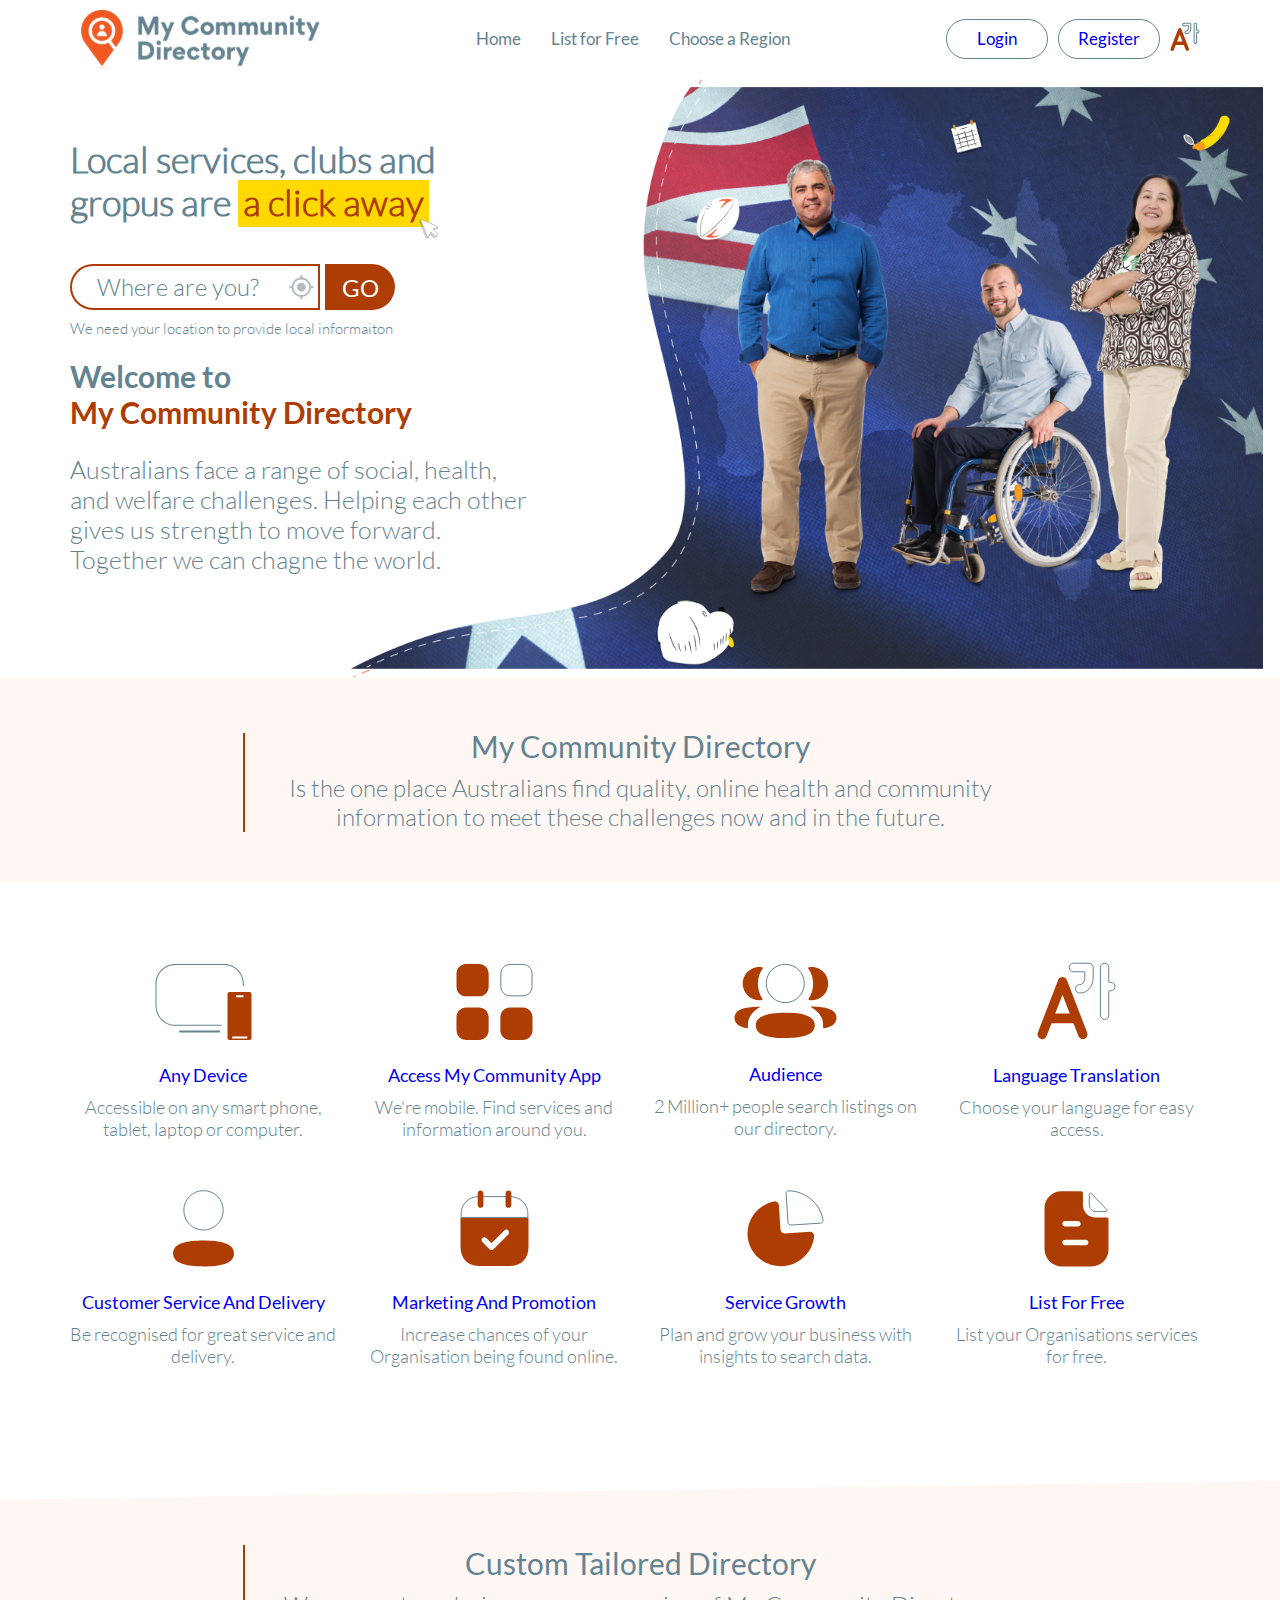
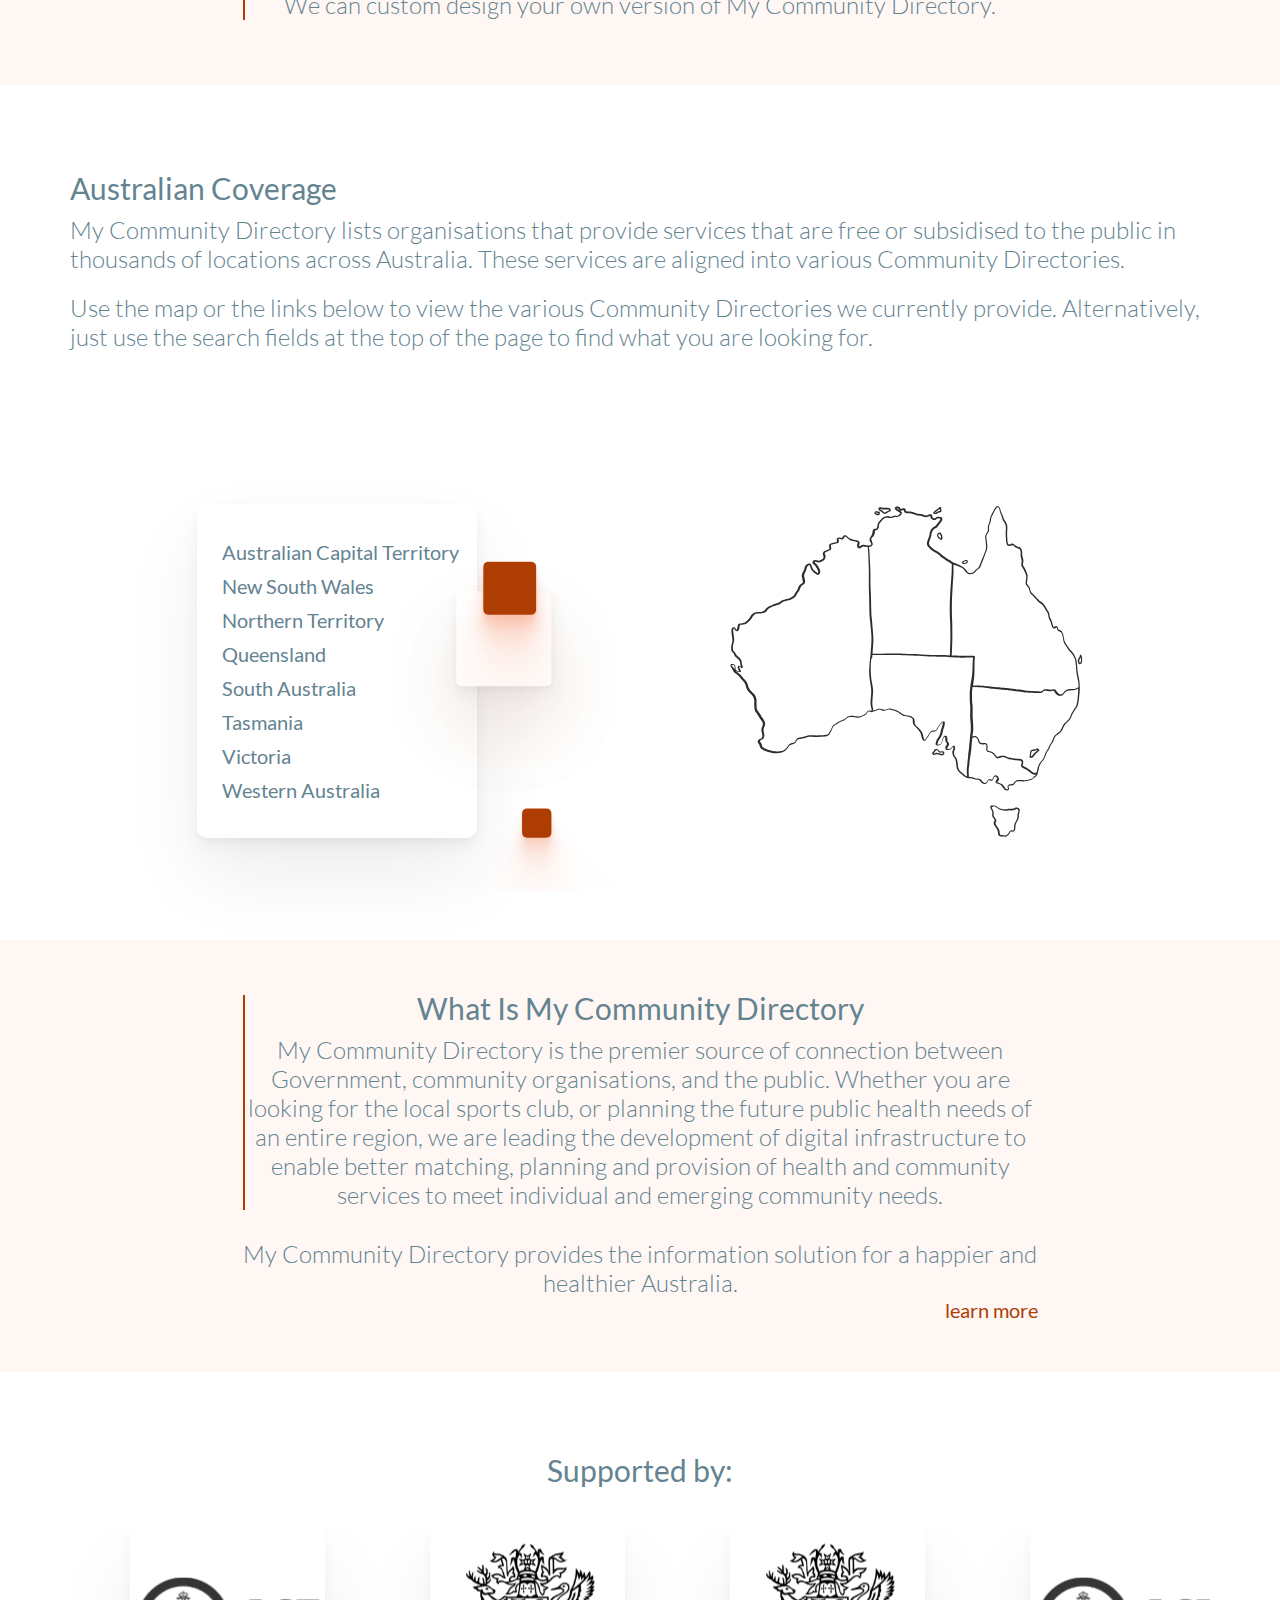
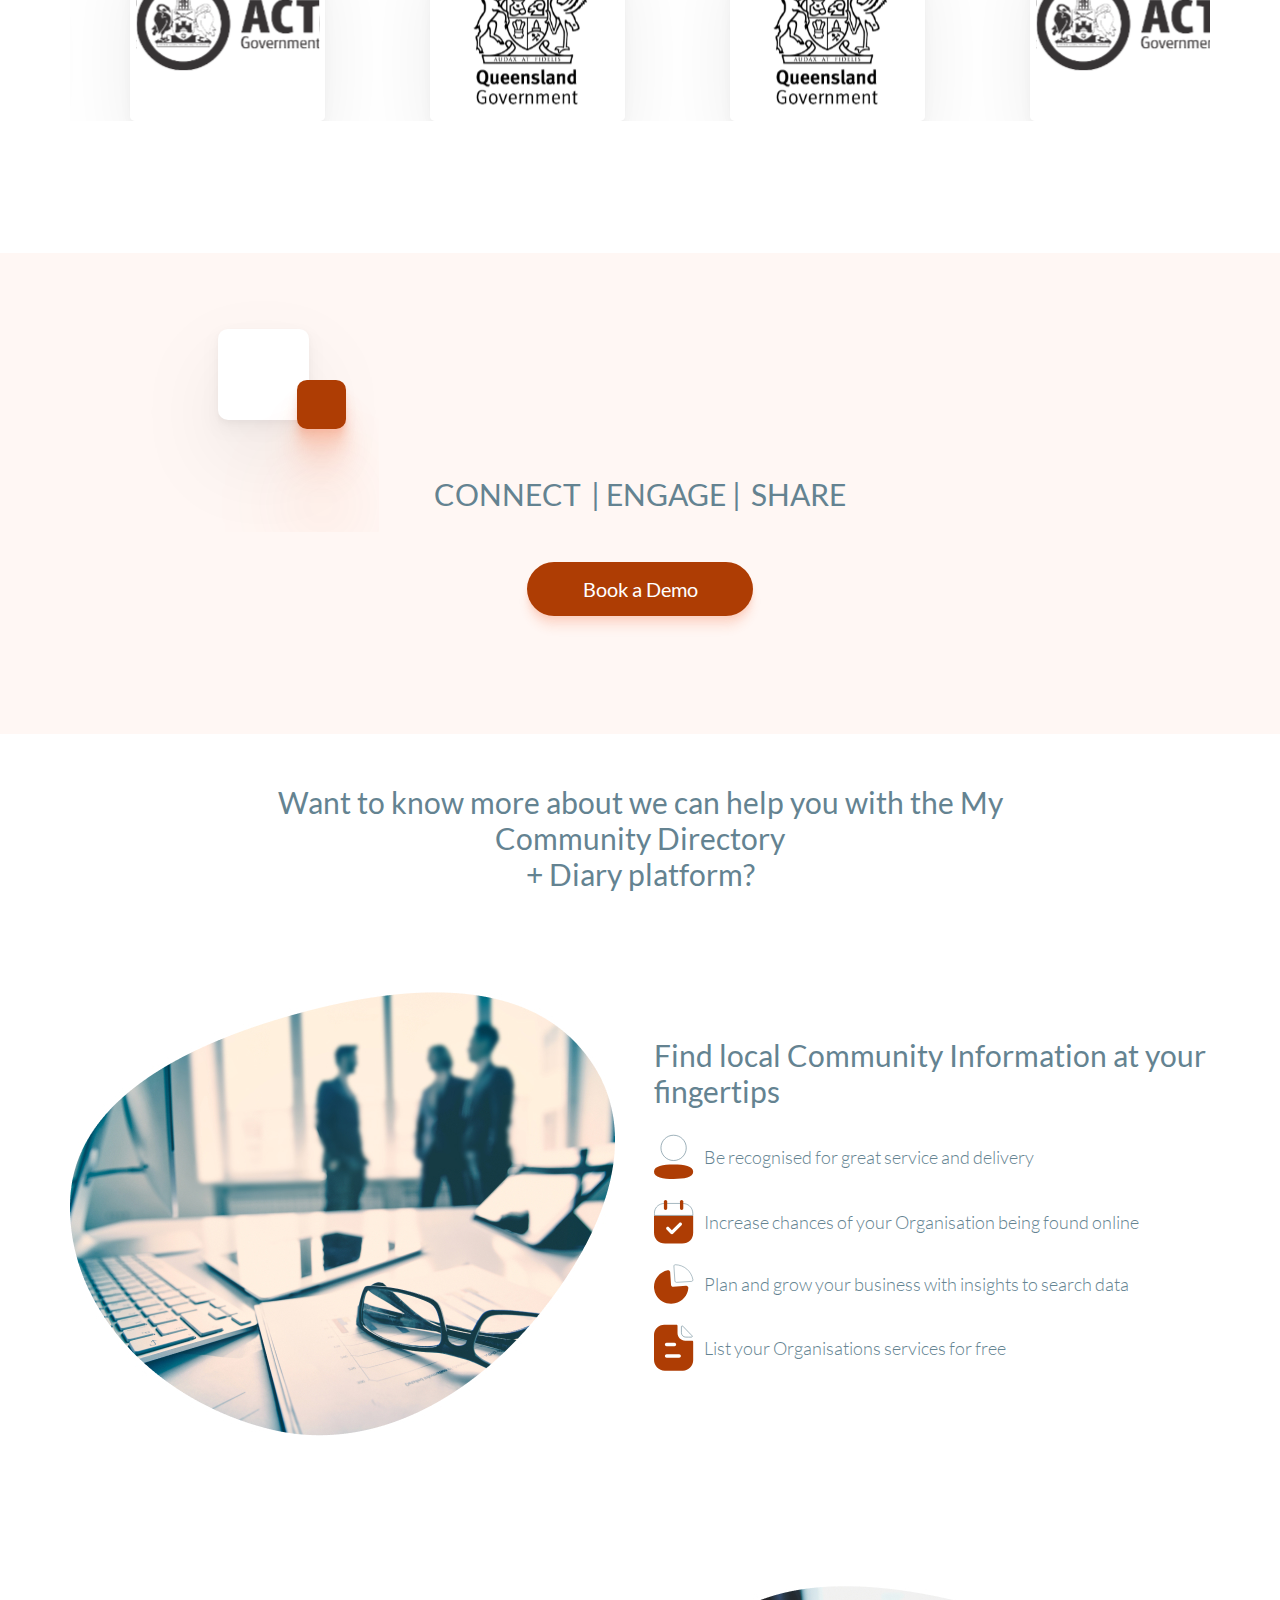
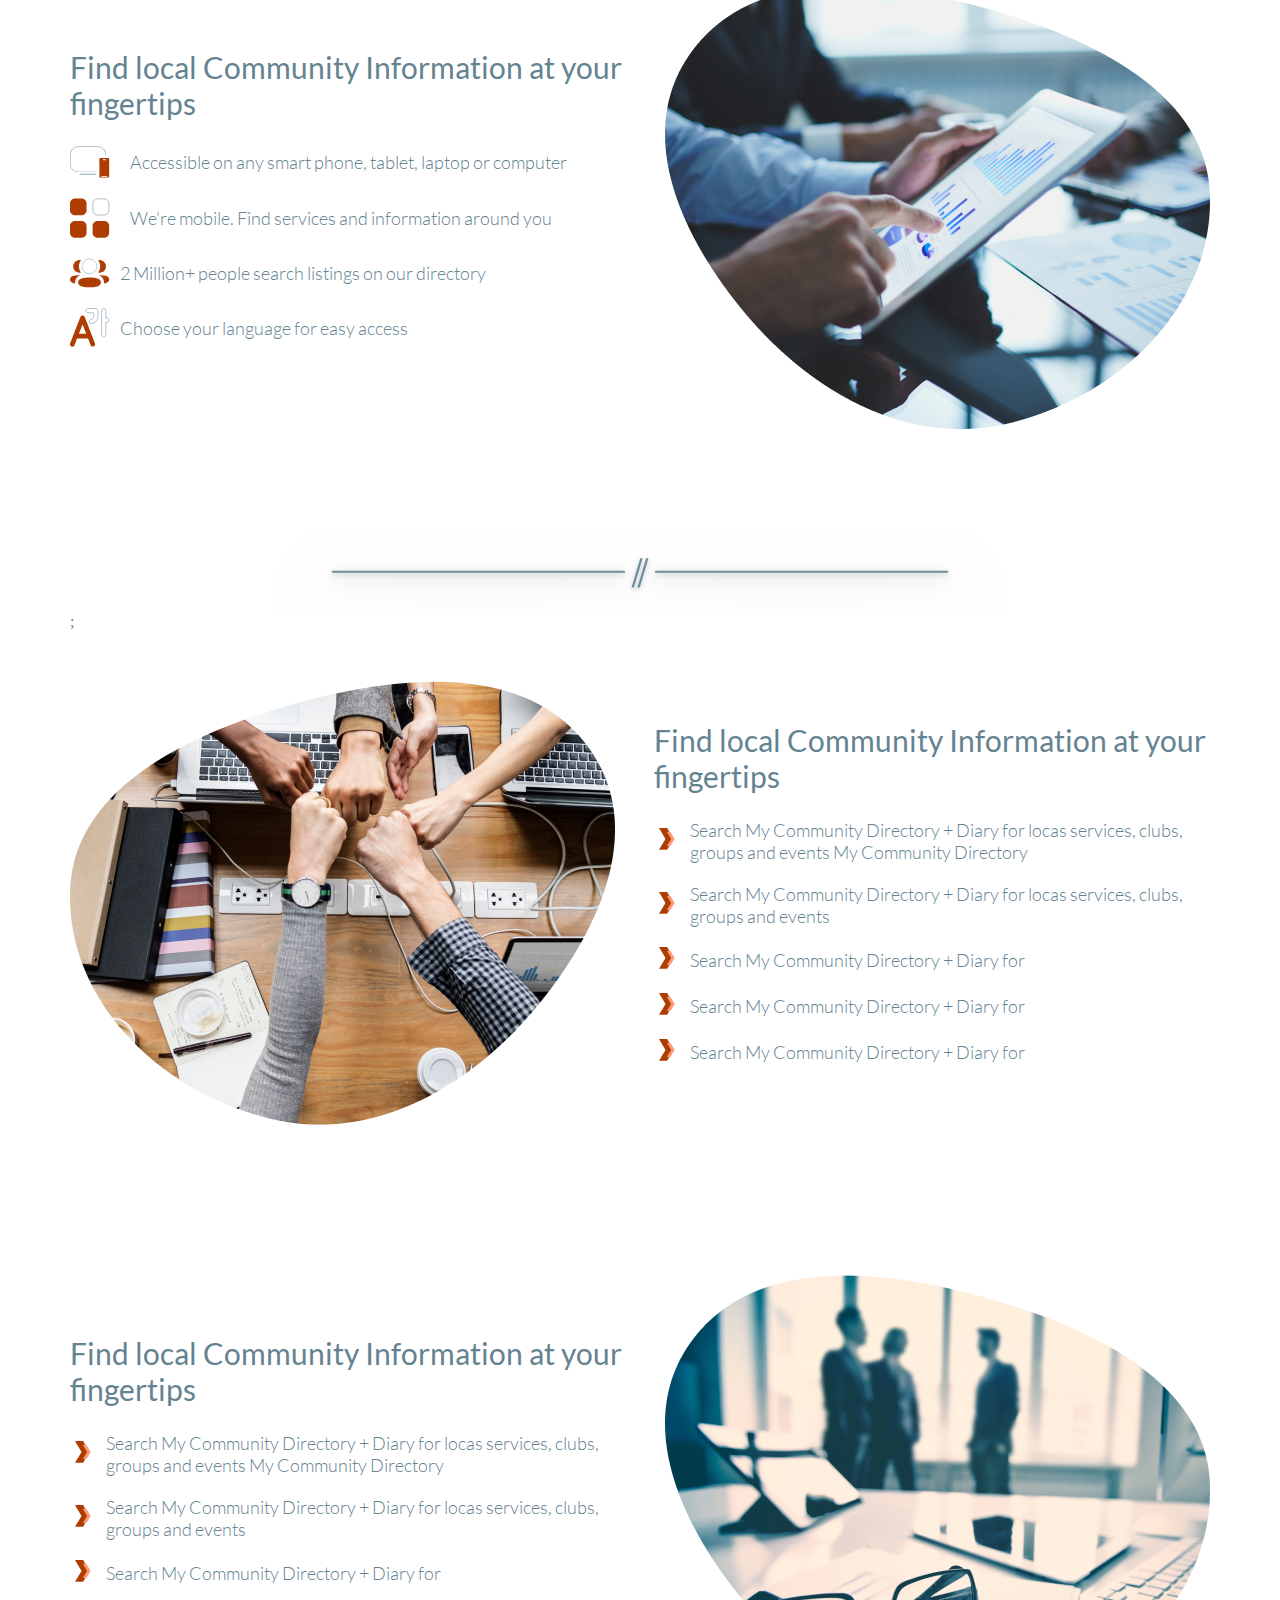
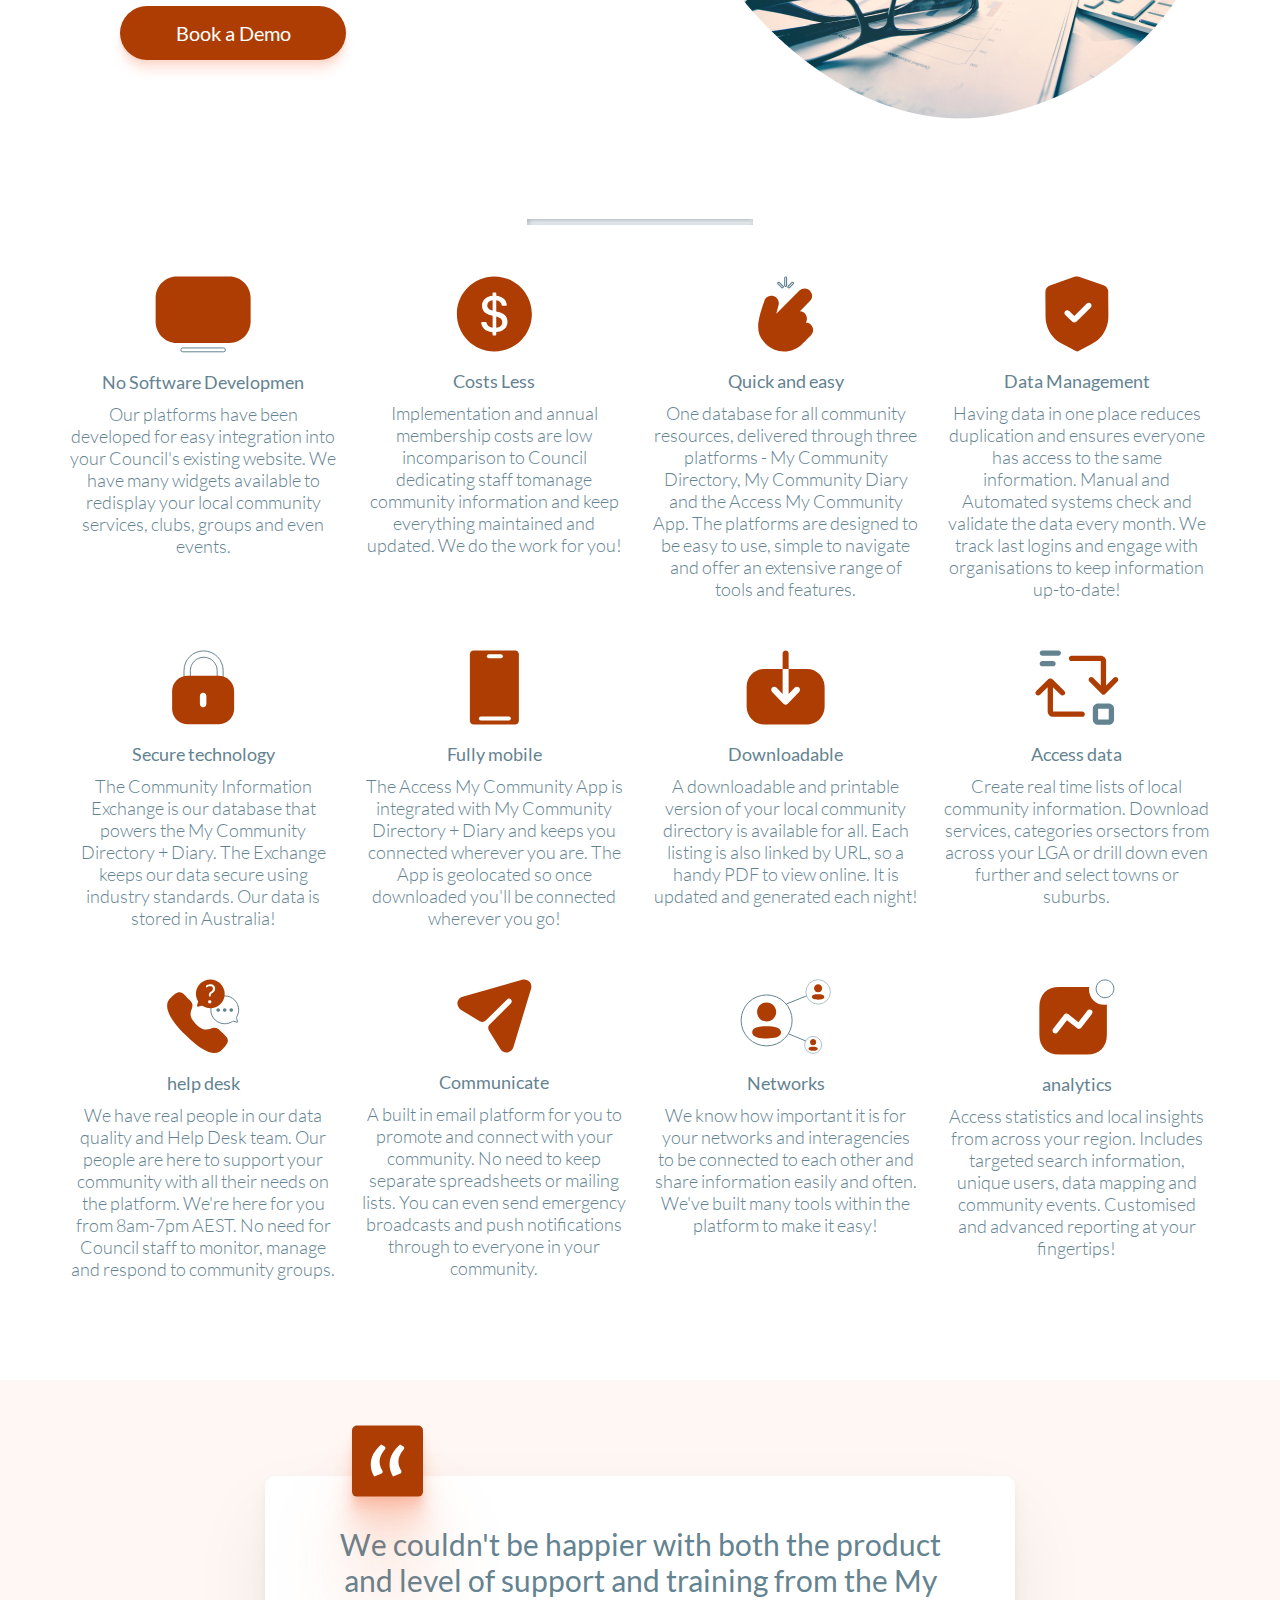
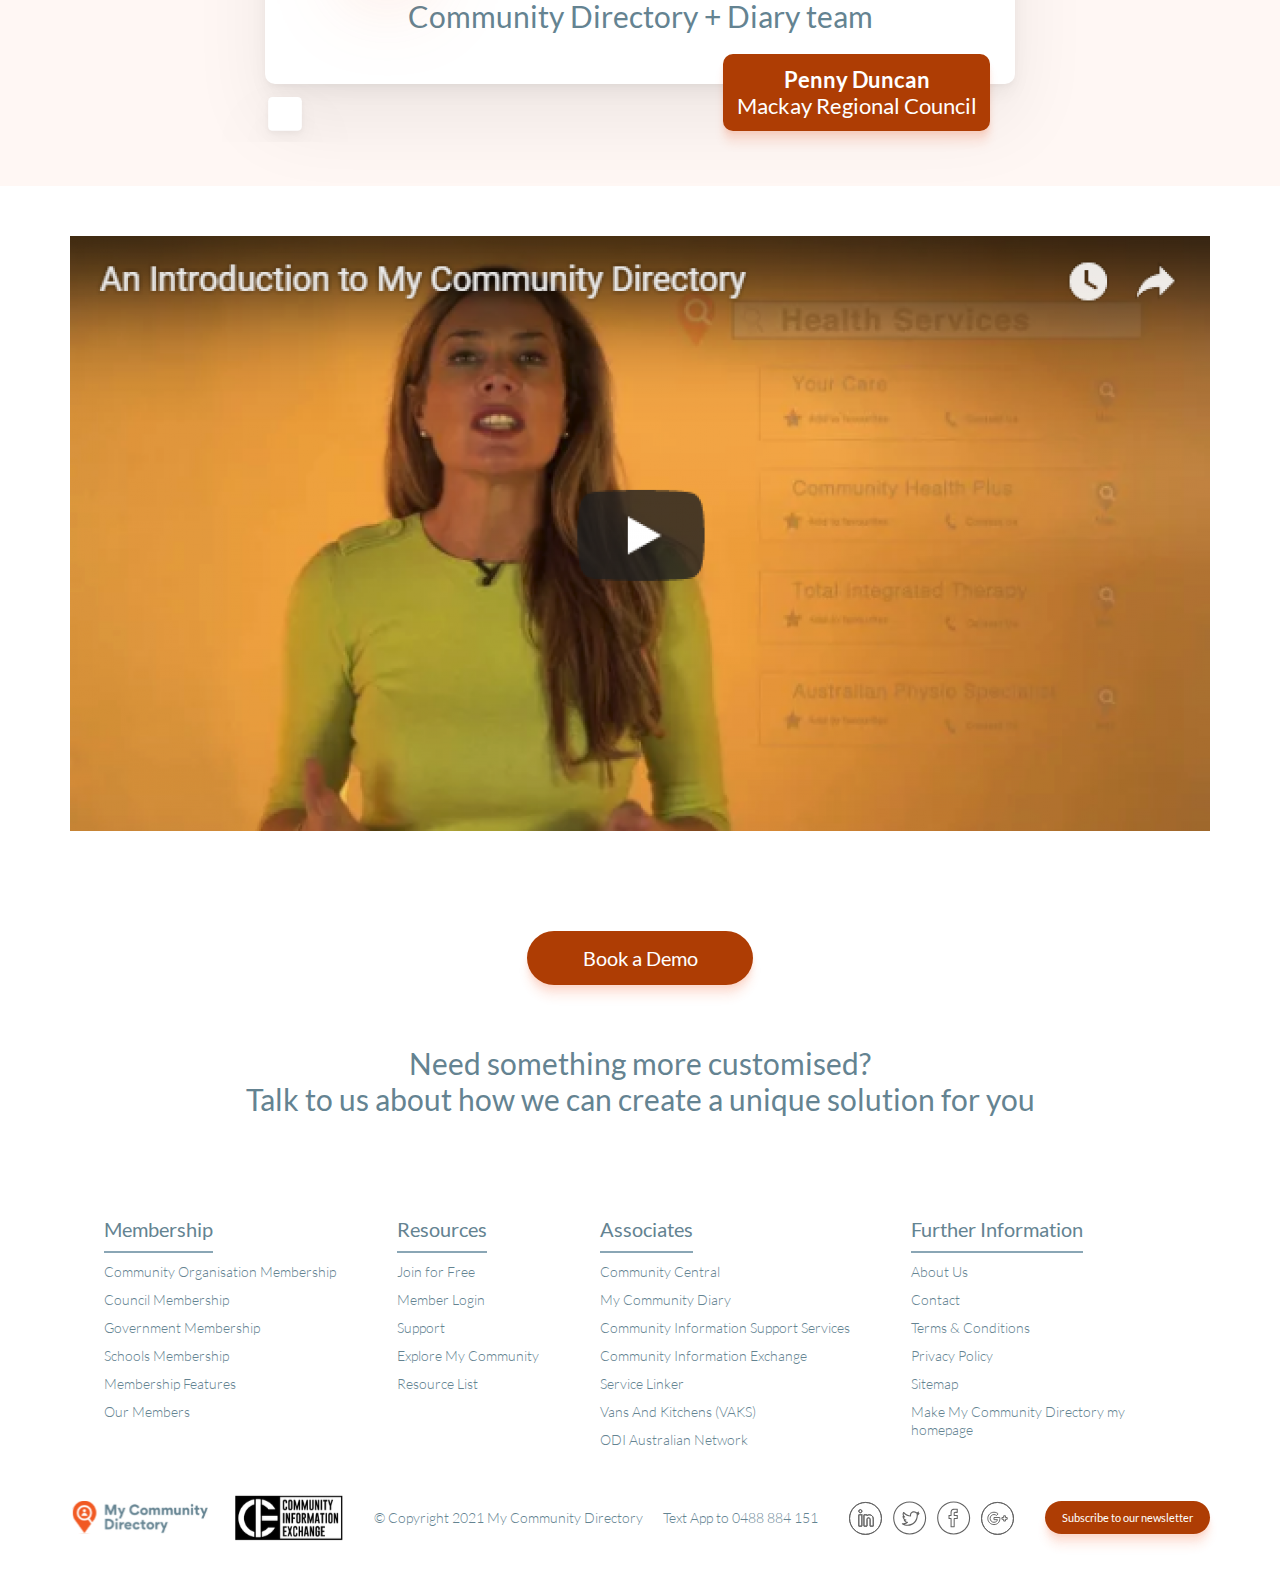
<file: index.html>
<!DOCTYPE html><html><head><meta charSet="utf-8"/><meta http-equiv="x-ua-compatible" content="ie=edge"/><meta name="viewport" content="width=device-width, initial-scale=1, shrink-to-fit=no"/><style data-href="/styles.8c94d10f30a4c39fd2dd.css" data-identity="gatsby-global-css">.hero1__topForm-input::-webkit-input-placeholder,.hero2__topForm-input::-webkit-input-placeholder{font-family:Lato-Regular,sans-serif;font-weight:400}.hero1__topForm-input:-ms-input-placeholder,.hero2__topForm-input:-ms-input-placeholder{font-family:Lato-Regular,sans-serif;font-weight:400}.call__box-name,.call__btn,.callBtn__btn,.callBtn__text,.directory1__link,.directory1__title,.directory2__link,.directory2__title,.footer-bottom__item-btn,.footer-top__item-name,.hero1__box-text,.hero1__topForm-btn,.hero1__topForm-input,.hero1__topForm-input::placeholder,.hero2__box-text,.hero2__topForm-btn,.hero2__topForm-input,.hero2__topForm-input::placeholder,.hero2D__form-btn,.hero3__form-btn,.hero3D__form-btn,.hero4__form-btn,.hero4D__form-btn,.hero8__form-btn,.hero12__form-btn,.hero18__form-btn,.heroD__form-btn,.map__list-link,.menu__list-link,.mobile-menu__form-btn,.mobile-menu__list-link,.mobileUser-nav__btn,.points2__btn,.points2__content-title,.points3__btn,.points3__content-title,.points4__btn,.points4__content-title,.points5__btn,.points5__content-title,.points__btn,.points__content-title,.quote__blockquote,.quote__blockquote-subname,.sales1__box-name,.sales2__box-name,.salesPoints2__box-name,.salesPoints__box-name,.support__title,.testimonials1__title,.testimonials2__title,.testimonialsCustom__title,.textCenter__text,.textLeft__title,.user-nav__btn{font-family:Lato-Regular,sans-serif;font-weight:400}.hero2D__form-input::-webkit-input-placeholder,.hero3__form-input::-webkit-input-placeholder,.hero3D__form-input::-webkit-input-placeholder,.hero4__form-input::-webkit-input-placeholder,.hero4D__form-input::-webkit-input-placeholder,.hero8__form-input::-webkit-input-placeholder,.hero12__form-input::-webkit-input-placeholder,.hero18__form-input::-webkit-input-placeholder,.heroD__form-input::-webkit-input-placeholder,.mobile-menu__form-input::-webkit-input-placeholder{font-family:Lato-Light,sans-serif;font-weight:300}.hero2D__form-input:-ms-input-placeholder,.hero3__form-input:-ms-input-placeholder,.hero3D__form-input:-ms-input-placeholder,.hero4__form-input:-ms-input-placeholder,.hero4D__form-input:-ms-input-placeholder,.hero8__form-input:-ms-input-placeholder,.hero12__form-input:-ms-input-placeholder,.hero18__form-input:-ms-input-placeholder,.heroD__form-input:-ms-input-placeholder,.mobile-menu__form-input:-ms-input-placeholder{font-family:Lato-Light,sans-serif;font-weight:300}.directory1__text,.directory1__text-bottom,.directory2__text,.directory2__text-bottom,.footer-bottom__item-copy,.footer-top__list-link,.hero2D__form-input,.hero2D__form-input::placeholder,.hero2D__subform,.hero2D__text,.hero2D__title,.hero3__form-input,.hero3__form-input::placeholder,.hero3__item-text,.hero3D__form-input,.hero3D__form-input::placeholder,.hero3D__subform,.hero3D__text,.hero3D__title,.hero4__form-input,.hero4__form-input::placeholder,.hero4__subform,.hero4__text,.hero4__title,.hero4D__form-input,.hero4D__form-input::placeholder,.hero4D__subform,.hero4D__text,.hero4D__title,.hero8__form-input,.hero8__form-input::placeholder,.hero8__subform,.hero8__text,.hero8__title,.hero12__form-input,.hero12__form-input::placeholder,.hero12__subform,.hero12__text,.hero12__title,.hero18__form-input,.hero18__form-input::placeholder,.hero18__subform,.hero18__text,.hero18__title,.heroD__form-input,.heroD__form-input::placeholder,.heroD__subform,.heroD__text,.heroD__title,.mobile-menu__form-input,.mobile-menu__form-input::placeholder,.points2__list-text,.points3__list-text,.points4__list-text,.points5__list-text,.points__list-text,.sales1__box-text,.sales2__box-text,.salesPoints2__box-text,.salesPoints__box-text,.testimonials1__text,.testimonials2__text,.testimonialsCustom__text,.textLeft__text{font-family:Lato-Light,sans-serif;font-weight:300}.hero2D__subtitle,.hero3__box-title,.hero3D__subtitle,.hero4__subtitle,.hero4D__subtitle,.hero8__subtitle,.hero12__subtitle,.hero18__subtitle,.heroD__subtitle,.quote__blockquote-name{font-family:Lato-Bold,sans-serif;font-weight:700}@font-face{font-display:swap;font-family:Lato-Regular;font-style:normal;font-weight:400;src:local("Lato-Regular"),url(./static/Lato-Regular-755c4a437b306dc46c5f33d0861b98f6.woff2) format("woff2"),url(./static/Lato-Regular-44256e896ab8948e2c879e15b74c3d8f.woff) format("woff")}@font-face{font-display:swap;font-family:Lato-Light;font-style:normal;font-weight:300;src:local("Lato-Light"),url(./static/Lato-Light-ae6d2457c79fdea62ddcac4c893a2506.woff2) format("woff2"),url(./static/Lato-Light-806b8b3d76bc5ddcaf01d97f265ca903.woff) format("woff")}@font-face{font-display:swap;font-family:Lato-Bold;font-style:normal;font-weight:700;src:local("Lato-Bold"),url(./static/Lato-Bold-ada060dc1d5d72e493634aa5c3c6d861.woff2) format("woff2"),url(./static/Lato-Bold-c6bb144626016bacb1da26a14d29776e.woff) format("woff")}html{box-sizing:border-box}*,:after,:before{box-sizing:inherit}ol[class],ul[class]{padding:0}blockquote,body,dd,dl,figcaption,figure,h1,h2,h3,h4,h5,h6,li,ol[class],p,ul[class]{margin:0}ul[class]{list-style:none}img{display:block;max-width:100%}button,input,select,textarea{font:inherit}a{text-decoration:none}.slick-slider{-webkit-touch-callout:none;-webkit-tap-highlight-color:transparent;box-sizing:border-box;touch-action:pan-y;-webkit-user-select:none;-ms-user-select:none;user-select:none}.slick-list,.slick-slider{display:block;position:relative}.slick-list{margin:0;overflow:hidden;padding:0}.slick-list:focus{outline:none}.slick-list.dragging{cursor:pointer;cursor:hand}.slick-slider .slick-list,.slick-slider .slick-track{-webkit-transform:translateZ(0);transform:translateZ(0)}.slick-track{display:block;left:0;margin-left:auto;margin-right:auto;position:relative;top:0}.slick-track:after,.slick-track:before{content:"";display:table}.slick-track:after{clear:both}.slick-loading .slick-track{visibility:hidden}.slick-slide{display:none;float:left;height:100%;min-height:1px}[dir=rtl] .slick-slide{float:right}.slick-slide img{display:block}.slick-slide.slick-loading img{display:none}.slick-slide.dragging img{pointer-events:none}.slick-initialized .slick-slide{display:block}.slick-loading .slick-slide{visibility:hidden}.slick-vertical .slick-slide{border:1px solid transparent;display:block;height:auto}.slick-arrow.slick-hidden{display:none}body.compensate-for-scrollbar{overflow:hidden}.fancybox-active{height:auto}.fancybox-is-hidden{left:-9999px;margin:0;position:absolute!important;top:-9999px;visibility:hidden}.fancybox-container{-webkit-tap-highlight-color:transparent;-webkit-backface-visibility:hidden;height:100%;left:0;outline:none;position:fixed;top:0;touch-action:manipulation;-webkit-transform:translateZ(0);transform:translateZ(0);width:100%;z-index:99992}.fancybox-container *{box-sizing:border-box}.fancybox-bg,.fancybox-inner,.fancybox-outer,.fancybox-stage{bottom:0;left:0;position:absolute;right:0;top:0}.fancybox-outer{-webkit-overflow-scrolling:touch;overflow-y:auto}.fancybox-bg{background:#1e1e1e;opacity:0;transition-duration:inherit;transition-property:opacity;transition-timing-function:cubic-bezier(.47,0,.74,.71)}.fancybox-is-open .fancybox-bg{opacity:.9;transition-timing-function:cubic-bezier(.22,.61,.36,1)}.fancybox-caption,.fancybox-infobar,.fancybox-navigation .fancybox-button,.fancybox-toolbar{direction:ltr;opacity:0;position:absolute;transition:opacity .25s ease,visibility 0s ease .25s;visibility:hidden;z-index:99997}.fancybox-show-caption .fancybox-caption,.fancybox-show-infobar .fancybox-infobar,.fancybox-show-nav .fancybox-navigation .fancybox-button,.fancybox-show-toolbar .fancybox-toolbar{opacity:1;transition:opacity .25s ease 0s,visibility 0s ease 0s;visibility:visible}.fancybox-infobar{-webkit-font-smoothing:subpixel-antialiased;-webkit-touch-callout:none;color:#ccc;font-size:13px;height:44px;left:0;line-height:44px;min-width:44px;mix-blend-mode:difference;padding:0 10px;pointer-events:none;top:0;-webkit-user-select:none;-ms-user-select:none;user-select:none}.fancybox-toolbar{right:0;top:0}.fancybox-stage{direction:ltr;overflow:visible;-webkit-transform:translateZ(0);transform:translateZ(0);z-index:99994}.fancybox-is-open .fancybox-stage{overflow:hidden}.fancybox-slide{-webkit-overflow-scrolling:touch;-webkit-backface-visibility:hidden;display:none;height:100%;left:0;outline:none;overflow:auto;padding:44px;position:absolute;text-align:center;top:0;transition-property:opacity,-webkit-transform;transition-property:transform,opacity;transition-property:transform,opacity,-webkit-transform;white-space:normal;width:100%;z-index:99994}.fancybox-slide:before{content:"";display:inline-block;font-size:0;height:100%;vertical-align:middle;width:0}.fancybox-is-sliding .fancybox-slide,.fancybox-slide--current,.fancybox-slide--next,.fancybox-slide--previous{display:block}.fancybox-slide--image{overflow:hidden;padding:44px 0}.fancybox-slide--image:before{display:none}.fancybox-slide--html{padding:6px}.fancybox-content{-webkit-overflow-scrolling:touch;background:#fff;display:inline-block;margin:0;max-width:100%;overflow:auto;padding:44px;position:relative;text-align:left;vertical-align:middle}.fancybox-slide--image .fancybox-content{-webkit-animation-timing-function:cubic-bezier(.5,0,.14,1);animation-timing-function:cubic-bezier(.5,0,.14,1);-webkit-backface-visibility:hidden;background:transparent;background-repeat:no-repeat;background-size:100% 100%;left:0;max-width:none;overflow:visible;padding:0;position:absolute;top:0;-webkit-transform-origin:top left;transform-origin:top left;transition-property:opacity,-webkit-transform;transition-property:transform,opacity;transition-property:transform,opacity,-webkit-transform;-webkit-user-select:none;-ms-user-select:none;user-select:none;z-index:99995}.fancybox-can-zoomOut .fancybox-content{cursor:zoom-out}.fancybox-can-zoomIn .fancybox-content{cursor:zoom-in}.fancybox-can-pan .fancybox-content,.fancybox-can-swipe .fancybox-content{cursor:grab}.fancybox-is-grabbing .fancybox-content{cursor:grabbing}.fancybox-container [data-selectable=true]{cursor:text}.fancybox-image,.fancybox-spaceball{background:transparent;border:0;height:100%;left:0;margin:0;max-height:none;max-width:none;padding:0;position:absolute;top:0;-webkit-user-select:none;-ms-user-select:none;user-select:none;width:100%}.fancybox-spaceball{z-index:1}.fancybox-slide--iframe .fancybox-content,.fancybox-slide--map .fancybox-content,.fancybox-slide--pdf .fancybox-content,.fancybox-slide--video .fancybox-content{height:100%;overflow:visible;padding:0;width:100%}.fancybox-slide--video .fancybox-content{background:#000}.fancybox-slide--map .fancybox-content{background:#e5e3df}.fancybox-slide--iframe .fancybox-content{background:#fff}.fancybox-iframe,.fancybox-video{background:transparent;border:0;display:block;height:100%;margin:0;overflow:hidden;padding:0;width:100%}.fancybox-iframe{left:0;position:absolute;top:0}.fancybox-error{background:#fff;cursor:default;max-width:400px;padding:40px;width:100%}.fancybox-error p{color:#444;font-size:16px;line-height:20px;margin:0;padding:0}.fancybox-button{background:rgba(30,30,30,.6);border:0;border-radius:0;box-shadow:none;cursor:pointer;display:inline-block;height:44px;margin:0;padding:10px;position:relative;transition:color .2s;vertical-align:top;visibility:inherit;width:44px}.fancybox-button,.fancybox-button:link,.fancybox-button:visited{color:#ccc}.fancybox-button:hover{color:#fff}.fancybox-button:focus{outline:none}.fancybox-button.fancybox-focus{outline:1px dotted}.fancybox-button[disabled],.fancybox-button[disabled]:hover{color:#888;cursor:default;outline:none}.fancybox-button div{height:100%}.fancybox-button svg{display:block;height:100%;overflow:visible;position:relative;width:100%}.fancybox-button svg path{fill:currentColor;stroke-width:0}.fancybox-button--fsenter svg:nth-child(2),.fancybox-button--fsexit svg:first-child,.fancybox-button--pause svg:first-child,.fancybox-button--play svg:nth-child(2){display:none}.fancybox-progress{background:#ff5268;height:2px;left:0;position:absolute;right:0;top:0;-webkit-transform:scaleX(0);transform:scaleX(0);-webkit-transform-origin:0;transform-origin:0;transition-property:-webkit-transform;transition-property:transform;transition-property:transform,-webkit-transform;transition-timing-function:linear;z-index:99998}.fancybox-close-small{background:transparent;border:0;border-radius:0;color:#ccc;cursor:pointer;opacity:.8;padding:8px;position:absolute;right:-12px;top:-44px;z-index:401}.fancybox-close-small:hover{color:#fff;opacity:1}.fancybox-slide--html .fancybox-close-small{color:currentColor;padding:10px;right:0;top:0}.fancybox-slide--image.fancybox-is-scaling .fancybox-content{overflow:hidden}.fancybox-is-scaling .fancybox-close-small,.fancybox-is-zoomable.fancybox-can-pan .fancybox-close-small{display:none}.fancybox-navigation .fancybox-button{background-clip:content-box;height:100px;opacity:0;position:absolute;top:calc(50% - 50px);width:70px}.fancybox-navigation .fancybox-button div{padding:7px}.fancybox-navigation .fancybox-button--arrow_left{left:0;left:env(safe-area-inset-left);padding:31px 26px 31px 6px}.fancybox-navigation .fancybox-button--arrow_right{padding:31px 6px 31px 26px;right:0;right:env(safe-area-inset-right)}.fancybox-caption{background:linear-gradient(0deg,rgba(0,0,0,.85) 0,rgba(0,0,0,.3) 50%,rgba(0,0,0,.15) 65%,rgba(0,0,0,.075) 75.5%,rgba(0,0,0,.037) 82.85%,rgba(0,0,0,.019) 88%,transparent);bottom:0;color:#eee;font-size:14px;font-weight:400;left:0;line-height:1.5;padding:75px 44px 25px;pointer-events:none;right:0;text-align:center;z-index:99996}@supports(padding:max(0px)){.fancybox-caption{padding:75px max(44px,env(safe-area-inset-right)) max(25px,env(safe-area-inset-bottom)) max(44px,env(safe-area-inset-left))}}.fancybox-caption--separate{margin-top:-50px}.fancybox-caption__body{max-height:50vh;overflow:auto;pointer-events:all}.fancybox-caption a,.fancybox-caption a:link,.fancybox-caption a:visited{color:#ccc;text-decoration:none}.fancybox-caption a:hover{color:#fff;text-decoration:underline}.fancybox-loading{-webkit-animation:fancybox-rotate 1s linear infinite;animation:fancybox-rotate 1s linear infinite;background:transparent;border:4px solid;border-color:#888 #888 #fff;border-radius:50%;height:50px;left:50%;margin:-25px 0 0 -25px;opacity:.7;padding:0;position:absolute;top:50%;width:50px;z-index:99999}@-webkit-keyframes fancybox-rotate{to{-webkit-transform:rotate(1turn);transform:rotate(1turn)}}@keyframes fancybox-rotate{to{-webkit-transform:rotate(1turn);transform:rotate(1turn)}}.fancybox-animated{transition-timing-function:cubic-bezier(0,0,.25,1)}.fancybox-fx-slide.fancybox-slide--previous{opacity:0;-webkit-transform:translate3d(-100%,0,0);transform:translate3d(-100%,0,0)}.fancybox-fx-slide.fancybox-slide--next{opacity:0;-webkit-transform:translate3d(100%,0,0);transform:translate3d(100%,0,0)}.fancybox-fx-slide.fancybox-slide--current{opacity:1;-webkit-transform:translateZ(0);transform:translateZ(0)}.fancybox-fx-fade.fancybox-slide--next,.fancybox-fx-fade.fancybox-slide--previous{opacity:0;transition-timing-function:cubic-bezier(.19,1,.22,1)}.fancybox-fx-fade.fancybox-slide--current{opacity:1}.fancybox-fx-zoom-in-out.fancybox-slide--previous{opacity:0;-webkit-transform:scale3d(1.5,1.5,1.5);transform:scale3d(1.5,1.5,1.5)}.fancybox-fx-zoom-in-out.fancybox-slide--next{opacity:0;-webkit-transform:scale3d(.5,.5,.5);transform:scale3d(.5,.5,.5)}.fancybox-fx-zoom-in-out.fancybox-slide--current{opacity:1;-webkit-transform:scaleX(1);transform:scaleX(1)}.fancybox-fx-rotate.fancybox-slide--previous{opacity:0;-webkit-transform:rotate(-1turn);transform:rotate(-1turn)}.fancybox-fx-rotate.fancybox-slide--next{opacity:0;-webkit-transform:rotate(1turn);transform:rotate(1turn)}.fancybox-fx-rotate.fancybox-slide--current{opacity:1;-webkit-transform:rotate(0deg);transform:rotate(0deg)}.fancybox-fx-circular.fancybox-slide--previous{opacity:0;-webkit-transform:scale3d(0,0,0) translate3d(-100%,0,0);transform:scale3d(0,0,0) translate3d(-100%,0,0)}.fancybox-fx-circular.fancybox-slide--next{opacity:0;-webkit-transform:scale3d(0,0,0) translate3d(100%,0,0);transform:scale3d(0,0,0) translate3d(100%,0,0)}.fancybox-fx-circular.fancybox-slide--current{opacity:1;-webkit-transform:scaleX(1) translateZ(0);transform:scaleX(1) translateZ(0)}.fancybox-fx-tube.fancybox-slide--previous{-webkit-transform:translate3d(-100%,0,0) scale(.1) skew(-10deg);transform:translate3d(-100%,0,0) scale(.1) skew(-10deg)}.fancybox-fx-tube.fancybox-slide--next{-webkit-transform:translate3d(100%,0,0) scale(.1) skew(10deg);transform:translate3d(100%,0,0) scale(.1) skew(10deg)}.fancybox-fx-tube.fancybox-slide--current{-webkit-transform:translateZ(0) scale(1);transform:translateZ(0) scale(1)}@media (max-height:576px){.fancybox-slide{padding-left:6px;padding-right:6px}.fancybox-slide--image{padding:6px 0}.fancybox-close-small{right:-6px}.fancybox-slide--image .fancybox-close-small{background:#4e4e4e;color:#f2f4f6;height:36px;opacity:1;padding:6px;right:0;top:0;width:36px}.fancybox-caption{padding-left:12px;padding-right:12px}@supports(padding:max(0px)){.fancybox-caption{padding-left:max(12px,env(safe-area-inset-left));padding-right:max(12px,env(safe-area-inset-right))}}}.fancybox-share{background:#f4f4f4;border-radius:3px;max-width:90%;padding:30px;text-align:center}.fancybox-share h1{color:#222;font-size:35px;font-weight:700;margin:0 0 20px}.fancybox-share p{margin:0;padding:0}.fancybox-share__button{border:0;border-radius:3px;display:inline-block;font-size:14px;font-weight:700;line-height:40px;margin:0 5px 10px;min-width:130px;padding:0 15px;text-decoration:none;transition:all .2s;-webkit-user-select:none;-ms-user-select:none;user-select:none;white-space:nowrap}.fancybox-share__button:link,.fancybox-share__button:visited{color:#fff}.fancybox-share__button:hover{text-decoration:none}.fancybox-share__button--fb{background:#3b5998}.fancybox-share__button--fb:hover{background:#344e86}.fancybox-share__button--pt{background:#bd081d}.fancybox-share__button--pt:hover{background:#aa0719}.fancybox-share__button--tw{background:#1da1f2}.fancybox-share__button--tw:hover{background:#0d95e8}.fancybox-share__button svg{height:25px;margin-right:7px;position:relative;top:-1px;vertical-align:middle;width:25px}.fancybox-share__button svg path{fill:#fff}.fancybox-share__input{background:transparent;border:0;border-bottom:1px solid #d7d7d7;border-radius:0;color:#5d5b5b;font-size:14px;margin:10px 0 0;outline:none;padding:10px 15px;width:100%}.fancybox-thumbs{-webkit-overflow-scrolling:touch;-ms-overflow-style:-ms-autohiding-scrollbar;-webkit-tap-highlight-color:rgba(0,0,0,0);background:#ddd;bottom:0;display:none;margin:0;padding:2px 2px 4px;position:absolute;right:0;top:0;width:212px;z-index:99995}.fancybox-thumbs-x{overflow-x:auto;overflow-y:hidden}.fancybox-show-thumbs .fancybox-thumbs{display:block}.fancybox-show-thumbs .fancybox-inner{right:212px}.fancybox-thumbs__list{font-size:0;height:100%;list-style:none;margin:0;overflow-x:hidden;overflow-y:auto;padding:0;position:absolute;position:relative;white-space:nowrap;width:100%}.fancybox-thumbs-x .fancybox-thumbs__list{overflow:hidden}.fancybox-thumbs-y .fancybox-thumbs__list::-webkit-scrollbar{width:7px}.fancybox-thumbs-y .fancybox-thumbs__list::-webkit-scrollbar-track{background:#fff;border-radius:10px;box-shadow:inset 0 0 6px rgba(0,0,0,.3)}.fancybox-thumbs-y .fancybox-thumbs__list::-webkit-scrollbar-thumb{background:#2a2a2a;border-radius:10px}.fancybox-thumbs__list a{-webkit-tap-highlight-color:transparent;-webkit-backface-visibility:hidden;backface-visibility:hidden;background-color:rgba(0,0,0,.1);background-position:50%;background-repeat:no-repeat;background-size:cover;cursor:pointer;float:left;height:75px;margin:2px;max-height:calc(100% - 8px);max-width:calc(50% - 4px);outline:none;overflow:hidden;padding:0;position:relative;width:100px}.fancybox-thumbs__list a:before{border:6px solid #ff5268;bottom:0;content:"";left:0;opacity:0;position:absolute;right:0;top:0;transition:all .2s cubic-bezier(.25,.46,.45,.94);z-index:99991}.fancybox-thumbs__list a:focus:before{opacity:.5}.fancybox-thumbs__list a.fancybox-thumbs-active:before{opacity:1}@media (max-width:576px){.fancybox-thumbs{width:110px}.fancybox-show-thumbs .fancybox-inner{right:110px}.fancybox-thumbs__list a{max-width:calc(100% - 10px)}}body,html{height:100%}body{color:#648391}.container{margin:0 auto;max-width:1160px;padding:0 10px}.wrapper{margin:0 auto;max-width:1440px;padding:0}::-webkit-scrollbar{background-color:transparent;height:16px;width:10px}::-webkit-scrollbar-thumb{background-color:#bababa;border-radius:9em}.header{padding:10px 0}.header__inner{align-items:center;display:flex;justify-content:space-between;padding:0 10px}.header__translete--mobile{display:none}.header__translete--mobile svg .color,.header__translete svg .color{fill:#ae3d04}.menu__list{display:flex}.menu__list-item+.menu__list-item{margin-left:30px}.menu__list-link{color:#648391;font-size:17px;line-height:24px}.user-nav{align-items:center;display:flex}.user-nav__box-btn{display:flex;margin-right:10px}.user-nav__btn+.user-nav__btn{margin-left:10px}.user-nav__btn{align-items:center;background-color:transparent;border:.995673px solid #648391;border-radius:25px;color:#648391;cursor:pointer;display:flex;font-size:17px;height:40px;justify-content:center;line-height:20px;width:102px}.user-nav__btn:hover{background-color:#648391;border:none;color:#fff}.mobile-menu{bottom:0;display:none;left:0;position:fixed;right:0}.mobile-menu__btn{display:none}.mobile-menu__box{padding-bottom:44px}.mobile-menu__list{align-items:center;display:flex;flex-direction:column}.mobile-menu__list-item{margin-bottom:31px}.mobile-menu__list-item:last-child{margin-bottom:89px}.mobile-menu__list-link{color:#648391;font-size:17px;line-height:24px}.mobile-menu__form{align-items:center;display:flex;flex-wrap:wrap}.mobile-menu__form-input{border:2px solid #ae3d04;border-radius:100px 0 0 100px;color:#648391;font-size:24px;height:46px;line-height:29px;max-width:100%;outline:none;padding:8px 36px 8px 25px;width:357px}.mobile-menu__form-input::-webkit-input-placeholder{color:#648391;font-size:24px;line-height:29px}.mobile-menu__form-input:-ms-input-placeholder{color:#648391;font-size:24px;line-height:29px}.mobile-menu__form-input::placeholder{color:#648391;font-size:24px;line-height:29px}.mobile-menu__input-box{position:relative}.mobile-menu__box-btn{background-color:transparent;border:none;cursor:pointer;padding:0;position:absolute;right:0;top:5px}.mobile-menu__form-btn{background:#ae3d04;border:none;border-radius:0 100px 100px 0;color:#fff;cursor:pointer;font-size:24px;height:46px;line-height:29px;margin-left:5px;width:100px}.mobile-menu__form-btn:hover{background-color:#ae3d04;color:#fff}.mobile-menu__form-btn:active{margin-top:-1px}.mobile-menu.is-hidden{-webkit-transform:translateY(200%);transform:translateY(200%);transition:all .5s}.mobile-menu.is-visible{-webkit-transform:translateY(0);transform:translateY(0);transition:all .5s}.mobileUser-nav{margin:40px 0}.mobileUser-nav,.mobileUser-nav__box-btn{align-items:center;display:flex;flex-direction:column}.mobileUser-nav__btn{align-items:center;background-color:transparent;border:.995673px solid #648391;border-radius:25px;color:#648391;cursor:pointer;display:flex;font-size:17px;height:40px;justify-content:center;line-height:20px;margin-bottom:20px;margin-top:20px;width:102px}.mobileUser-nav__btn:last-child{margin-bottom:0;margin-top:0}.mobileUser-nav__btn:hover{background-color:#648391;border:none;color:#fff}.mobile-social__item-list{display:flex;justify-content:center}.mobile-social__list-item+.mobile-social__list-item{margin-left:9px}.mobile-social__list-link img{height:34px;-o-object-fit:contain;object-fit:contain;width:35px}.hero1,.hero2,.hero3{overflow-x:hidden}.hero1__item{align-items:center;display:flex;margin:116px 0 123px;position:relative}.hero1__item-img{height:527px;margin-left:auto;margin-right:0;-o-object-fit:contain;object-fit:contain;width:710px}.hero1__item-content{position:absolute}.hero1__topForm{align-items:center;display:flex}.hero1__topForm-input{background:#ae3d04;border:none;border-radius:100px;color:#fff;font-size:24px;height:57px;line-height:29px;outline:none;padding:14px 54px 14px 50px;width:403px}.hero1__topForm-input::-webkit-input-placeholder{color:#fff;font-size:24px;line-height:29px}.hero1__topForm-input:-ms-input-placeholder{color:#fff;font-size:24px;line-height:29px}.hero1__topForm-input::placeholder{color:#fff;font-size:24px;line-height:29px}.hero1__topForm-btn{background-color:#fff;border:none;border-radius:50%;color:#ae3d04;cursor:pointer;font-size:24px;height:47px;line-height:29px;margin-left:-51px;width:47px}.hero1__topForm-btn:hover{background-color:#ae3d04;color:#fff}.hero1__topForm-btn:active{margin-top:1px}.hero1__box-text{background-color:#fff;border-radius:10px;box-shadow:0 38px 80px rgba(0,0,0,.07),0 8.4878px 17.869px rgba(0,0,0,.0417275),0 2.52704px 5.32008px rgba(0,0,0,.0282725);font-size:30px;line-height:36px;margin-bottom:100px;padding:14px 0;text-align:center;width:488px}.hero2__item{align-items:center;display:flex;margin:116px 0 123px;position:relative}.hero2__item-img{height:527px;-o-object-fit:contain;object-fit:contain;width:710px}.hero2__box-text{background-color:#fff;border-radius:10px;box-shadow:0 38px 80px rgba(0,0,0,.07),0 8.4878px 17.869px rgba(0,0,0,.0417275),0 2.52704px 5.32008px rgba(0,0,0,.0282725);font-size:30px;line-height:36px;margin-bottom:100px;padding:14px 0;text-align:center;width:488px}.hero2__item-contentBottom{left:auto;position:absolute;right:0}.hero2__topForm{align-items:center;display:flex}.hero2__topForm-input{background:#ae3d04;border:none;border-radius:100px;color:#fff;font-size:24px;height:57px;line-height:29px;outline:none;padding:14px 54px 14px 50px;width:403px}.hero2__topForm-input::-webkit-input-placeholder{color:#fff;font-size:24px;line-height:29px}.hero2__topForm-input:-ms-input-placeholder{color:#fff;font-size:24px;line-height:29px}.hero2__topForm-input::placeholder{color:#fff;font-size:24px;line-height:29px}.hero2__topForm-btn{background-color:#fff;border:none;border-radius:50%;color:#ae3d04;cursor:pointer;font-size:24px;height:47px;line-height:29px;margin-left:-51px;width:47px}.hero2__topForm-btn:hover{background-color:#ae3d04;color:#fff}.hero2__topForm-btn:active{margin-top:1px}.hero2__topForm-bottom{justify-content:flex-end}.hero3__item{align-items:center;display:flex;margin:116px 0 123px}.hero3__box-title{font-size:30px;line-height:36px;margin-bottom:25px}.hero3__item-text{font-size:25px;line-height:30px;margin-bottom:50px;max-width:463px}.hero3__form{align-items:center;display:flex;flex-wrap:wrap}.hero3__form-input{border:2px solid #ae3d04;border-radius:100px 0 0 100px;color:#648391;font-size:24px;height:46px;line-height:29px;max-width:100%;outline:none;padding:8px 36px 8px 25px;width:357px}.hero3__form-input::-webkit-input-placeholder{color:#648391;font-size:24px;line-height:29px}.hero3__form-input:-ms-input-placeholder{color:#648391;font-size:24px;line-height:29px}.hero3__form-input::placeholder{color:#648391;font-size:24px;line-height:29px}.hero3__input-box{position:relative}.hero3__box-btn{background-color:transparent;border:none;cursor:pointer;padding:0;position:absolute;right:0;top:5px}.hero3__form-btn{background:#ae3d04;border:none;border-radius:0 100px 100px 0;color:#fff;cursor:pointer;font-size:24px;height:46px;line-height:29px;margin-left:5px;width:100px}.hero3__form-btn:hover{background-color:#ae3d04;color:#fff}.hero3__form-btn:active{margin-top:-1px}.heroD__box img{-webkit-animation-duration:32s;animation-duration:32s;-webkit-animation-iteration-count:infinite;animation-iteration-count:infinite;-webkit-animation-name:imagefade;animation-name:imagefade;-webkit-animation-timing-function:ease-in-out;animation-timing-function:ease-in-out;position:absolute;right:0;top:0}@-webkit-keyframes imagefade{0%{opacity:1}17%{opacity:1}25%{opacity:0}92%{opacity:0}to{opacity:1}}.heroD__box img:first-of-type{-webkit-animation-delay:24s;animation-delay:24s}.heroD__box img:nth-of-type(2){-webkit-animation-delay:16s;animation-delay:16s}.heroD__box img:nth-of-type(3){-webkit-animation-delay:8s;animation-delay:8s}.heroD__box img:nth-of-type(4){-webkit-animation-delay:0;animation-delay:0}.heroD__mobile-box img{-webkit-animation-duration:8s;animation-duration:8s;-webkit-animation-iteration-count:infinite;animation-iteration-count:infinite;-webkit-animation-name:imagefade;animation-name:imagefade;-webkit-animation-timing-function:ease-in-out;animation-timing-function:ease-in-out;height:362px;left:0;-o-object-fit:contain;object-fit:contain;position:absolute;right:0;top:0}.heroD__mobile-box img:first-of-type{-webkit-animation-delay:6s;animation-delay:6s}.heroD__mobile-box img:nth-of-type(2){-webkit-animation-delay:4s;animation-delay:4s}.heroD__mobile-box img:nth-of-type(3){-webkit-animation-delay:2s;animation-delay:2s}.heroD__mobile-box img:nth-of-type(4){-webkit-animation-delay:0;animation-delay:0}.heroD{height:697px;overflow-x:hidden}.heroD__img{display:none}.heroD__bg{height:697px;-o-object-fit:contain;object-fit:contain;-webkit-transform:translateX(196px);transform:translateX(196px)}.heroD__items{margin:0 auto;position:relative}.heroD__item{left:0;max-width:463px;padding-top:100px;position:absolute;top:0}.heroD__title-box{margin-bottom:68px;position:relative}.heroD__title-box:after{background-image:url([data-uri]);background-repeat:no-repeat;background-size:contain;bottom:-21px;content:"";height:33px;position:absolute;right:25px;width:24px}.heroD__title{color:#648391;font-size:36px;font-weight:600;line-height:43px}.heroD__title span{background:#ffd900;color:#ae3d04;padding:0 5px 3px}.heroD__form{align-items:center;display:flex;flex-wrap:wrap;margin-bottom:10px}.heroD__form-input{border:2px solid #ae3d04;border-radius:100px 0 0 100px;color:#648391;font-size:24px;height:46px;line-height:29px;max-width:100%;outline:none;padding:8px 36px 8px 25px;width:357px}.heroD__form-input::-webkit-input-placeholder{color:#648391;font-size:24px;line-height:29px}.heroD__form-input:-ms-input-placeholder{color:#648391;font-size:24px;line-height:29px}.heroD__form-input::placeholder{color:#648391;font-size:24px;line-height:29px}.heroD__input-box{position:relative}.heroD__box-btn{background-color:transparent;border:none;cursor:pointer;padding:0;position:absolute;right:0;top:5px}.heroD__form-btn{background:#ae3d04;border:none;border-radius:0 100px 100px 0;color:#fff;cursor:pointer;font-size:24px;height:46px;line-height:29px;margin-left:5px;width:100px}.heroD__form-btn:hover{background-color:#ae3d04;color:#fff}.heroD__form-btn:active{margin-top:-1px}.heroD__subform{font-size:15px;line-height:18px;margin:0 0 40px 26px}.heroD__subtitle{font-size:30px;line-height:36px;margin-bottom:25px}.heroD__subtitle span{color:#ae3d04;display:block}.heroD__text{font-size:25px;line-height:30px}.hero2D__box img{-webkit-animation-duration:8s;animation-duration:8s;-webkit-animation-iteration-count:infinite;animation-iteration-count:infinite;-webkit-animation-name:imagefade;animation-name:imagefade;-webkit-animation-timing-function:ease-in-out;animation-timing-function:ease-in-out;position:absolute;right:0;top:0}.hero2D__box img:first-of-type{-webkit-animation-delay:6s;animation-delay:6s}.hero2D__box img:nth-of-type(2){-webkit-animation-delay:4s;animation-delay:4s}.hero2D__box img:nth-of-type(3){-webkit-animation-delay:2s;animation-delay:2s}.hero2D__box img:nth-of-type(4){-webkit-animation-delay:0;animation-delay:0}.hero2D__mobile-box img{-webkit-animation-duration:8s;animation-duration:8s;-webkit-animation-iteration-count:infinite;animation-iteration-count:infinite;-webkit-animation-name:imagefade;animation-name:imagefade;-webkit-animation-timing-function:ease-in-out;animation-timing-function:ease-in-out;height:362px;left:0;position:absolute;right:0;top:0}.hero2D__mobile-box img:first-of-type{-webkit-animation-delay:6s;animation-delay:6s}.hero2D__mobile-box img:nth-of-type(2){-webkit-animation-delay:4s;animation-delay:4s}.hero2D__mobile-box img:nth-of-type(3){-webkit-animation-delay:2s;animation-delay:2s}.hero2D__mobile-box img:nth-of-type(4){-webkit-animation-delay:0;animation-delay:0}.hero2D{height:697px;overflow-x:hidden}.hero2D__img{display:none}.hero2D__bg{height:697px;-o-object-fit:contain;object-fit:contain;-webkit-transform:translateX(196px);transform:translateX(196px)}.hero2D__items{position:relative}.hero2D__item{left:0;max-width:463px;padding-top:100px;position:absolute;top:0}.hero2D__title-box{margin-bottom:50px;position:relative}.hero2D__title-box:after{background-image:url([data-uri]);background-repeat:no-repeat;background-size:contain;bottom:-21px;content:"";height:33px;left:178px;position:absolute;width:24px}.hero2D__title{color:#648391;font-size:36px;font-weight:600;line-height:43px}.hero2D__title span{background:#ffd900;color:#ae3d04;display:inline-block;padding:0 5px 3px}.hero2D__form{align-items:center;display:flex;flex-wrap:wrap;margin-bottom:10px}.hero2D__form-input{border:2px solid #ae3d04;border-radius:100px 0 0 100px;color:#648391;font-size:24px;height:46px;line-height:29px;max-width:100%;outline:none;padding:8px 36px 8px 25px;width:357px}.hero2D__form-input::-webkit-input-placeholder{color:#648391;font-size:24px;line-height:29px}.hero2D__form-input:-ms-input-placeholder{color:#648391;font-size:24px;line-height:29px}.hero2D__form-input::placeholder{color:#648391;font-size:24px;line-height:29px}.hero2D__input-box{position:relative}.hero2D__box-btn{background-color:transparent;border:none;cursor:pointer;padding:0;position:absolute;right:0;top:5px}.hero2D__form-btn{background:#ae3d04;border:none;border-radius:0 100px 100px 0;color:#fff;cursor:pointer;font-size:24px;height:46px;line-height:29px;margin-left:5px;width:100px}.hero2D__form-btn:hover{background-color:#4700ec;color:#fff}.hero2D__form-btn:active{margin-top:-1px}.hero2D__subform{font-size:15px;line-height:18px;margin:0 0 40px 26px}.hero2D__subtitle{font-size:30px;line-height:36px;margin-bottom:25px}.hero2D__subtitle span{color:#ae3d04;display:block}.hero2D__text{font-size:25px;line-height:30px}.hero3D__box img{-webkit-animation-duration:8s;animation-duration:8s;-webkit-animation-iteration-count:infinite;animation-iteration-count:infinite;-webkit-animation-name:imagefade;animation-name:imagefade;-webkit-animation-timing-function:ease-in-out;animation-timing-function:ease-in-out;position:absolute;right:0;top:0}.hero3D__box img:first-of-type{-webkit-animation-delay:10s;animation-delay:10s}.hero3D__box img:nth-of-type(2){-webkit-animation-delay:8s;animation-delay:8s}.hero3D__box img:nth-of-type(3){-webkit-animation-delay:6s;animation-delay:6s}.hero3D__box img:nth-of-type(4){-webkit-animation-delay:4s;animation-delay:4s}.hero3D__box img:nth-of-type(5){-webkit-animation-delay:2s;animation-delay:2s}.hero3D__box img:nth-of-type(6){-webkit-animation-delay:0;animation-delay:0}.hero3D__mobile-box img{-webkit-animation-duration:8s;animation-duration:8s;-webkit-animation-iteration-count:infinite;animation-iteration-count:infinite;-webkit-animation-name:imagefade;animation-name:imagefade;-webkit-animation-timing-function:ease-in-out;animation-timing-function:ease-in-out;height:362px;left:0;position:absolute;right:0;top:0}.hero3D__mobile-box img:first-of-type{-webkit-animation-delay:6s;animation-delay:6s}.hero3D__mobile-box img:nth-of-type(2){-webkit-animation-delay:4s;animation-delay:4s}.hero3D__mobile-box img:nth-of-type(3){-webkit-animation-delay:2s;animation-delay:2s}.hero3D__mobile-box img:nth-of-type(4){-webkit-animation-delay:0;animation-delay:0}.hero3D{height:697px;overflow-x:hidden}.hero3D__img{display:none}.hero3D__bg{height:697px;-o-object-fit:contain;object-fit:contain;-webkit-transform:translateX(196px);transform:translateX(196px)}.hero3D__items{position:relative}.hero3D__item{left:0;max-width:463px;padding-top:100px;position:absolute;top:0}.hero3D__title-box{margin-bottom:68px;position:relative}.hero3D__title-box:after{background-image:url([data-uri]);background-repeat:no-repeat;background-size:contain;bottom:-23px;content:"";height:33px;left:237px;position:absolute;width:24px}.hero3D__title{color:#648391;font-size:36px;font-weight:600;line-height:43px}.hero3D__title span{background:#ffd900;color:#ae3d04;padding:0 5px 3px}.hero3D__form{align-items:center;display:flex;flex-wrap:wrap;margin-bottom:10px}.hero3D__form-input{border:2px solid #ae3d04;border-radius:100px 0 0 100px;color:#648391;font-size:24px;height:46px;line-height:29px;max-width:100%;outline:none;padding:8px 36px 8px 25px;width:357px}.hero3D__form-input::-webkit-input-placeholder{color:#648391;font-size:24px;line-height:29px}.hero3D__form-input:-ms-input-placeholder{color:#648391;font-size:24px;line-height:29px}.hero3D__form-input::placeholder{color:#648391;font-size:24px;line-height:29px}.hero3D__input-box{position:relative}.hero3D__box-btn{background-color:transparent;border:none;cursor:pointer;padding:0;position:absolute;right:0;top:5px}.hero3D__form-btn{background:#ae3d04;border:none;border-radius:0 100px 100px 0;color:#fff;cursor:pointer;font-size:24px;height:46px;line-height:29px;margin-left:5px;width:100px}.hero3D__form-btn:hover{background-color:#6940c9;color:#fff}.hero3D__form-btn:active{margin-top:-1px}.hero3D__subform{font-size:15px;line-height:18px;margin:0 0 40px 26px}.hero3D__subtitle{font-size:30px;line-height:36px;margin-bottom:25px}.hero3D__subtitle span{color:#ae3d04;display:block}.hero3D__text{font-size:25px;line-height:30px}.hero4D__box img{-webkit-animation-duration:8s;animation-duration:8s;-webkit-animation-iteration-count:infinite;animation-iteration-count:infinite;-webkit-animation-name:imagefade;animation-name:imagefade;-webkit-animation-timing-function:ease-in-out;animation-timing-function:ease-in-out;position:absolute;right:0;top:0}.hero4D__box img:first-of-type{-webkit-animation-delay:6s;animation-delay:6s}.hero4D__box img:nth-of-type(2){-webkit-animation-delay:4s;animation-delay:4s}.hero4D__box img:nth-of-type(3){-webkit-animation-delay:1s;animation-delay:1s}.hero4D__mobile-box img{-webkit-animation-duration:8s;animation-duration:8s;-webkit-animation-iteration-count:infinite;animation-iteration-count:infinite;-webkit-animation-name:imagefade;animation-name:imagefade;-webkit-animation-timing-function:ease-in-out;animation-timing-function:ease-in-out;height:362px;left:0;position:absolute;right:0;top:0}@keyframes imagefade{0%{opacity:1}17%{opacity:1}25%{opacity:0}92%{opacity:0}to{opacity:1}}.hero4D__mobile-box img:first-of-type{-webkit-animation-delay:6s;animation-delay:6s}.hero4D__mobile-box img:nth-of-type(2){-webkit-animation-delay:4s;animation-delay:4s}.hero4D__mobile-box img:nth-of-type(3){-webkit-animation-delay:2s;animation-delay:2s}.hero4D__mobile-box img:nth-of-type(4){-webkit-animation-delay:0;animation-delay:0}.hero4D{height:697px;overflow-x:hidden}.hero4D__img{display:none}.hero4D__bg{height:697px;-o-object-fit:contain;object-fit:contain;-webkit-transform:translateX(196px);transform:translateX(196px)}.hero4D__items{position:relative}.hero4D__item{left:0;max-width:463px;padding-top:100px;position:absolute;top:0}.hero4D__title-box{margin-bottom:68px;position:relative}.hero4D__title-box:after{background-image:url([data-uri]);background-repeat:no-repeat;background-size:contain;bottom:-23px;content:"";height:33px;position:absolute;right:91px;width:24px}.hero4D__title{color:#648391;font-size:36px;font-weight:600;line-height:43px}.hero4D__title span{background:#ffd900;color:#ae3d04;padding:0 5px 3px}.hero4D__form{align-items:center;display:flex;flex-wrap:wrap;margin-bottom:10px}.hero4D__form-input{border:2px solid #ae3d04;border-radius:100px 0 0 100px;color:#648391;font-size:24px;height:46px;line-height:29px;max-width:100%;outline:none;padding:8px 36px 8px 25px;width:357px}.hero4D__form-input::-webkit-input-placeholder{color:#648391;font-size:24px;line-height:29px}.hero4D__form-input:-ms-input-placeholder{color:#648391;font-size:24px;line-height:29px}.hero4D__form-input::placeholder{color:#648391;font-size:24px;line-height:29px}.hero4D__input-box{position:relative}.hero4D__box-btn{background-color:transparent;border:none;cursor:pointer;padding:0;position:absolute;right:0;top:5px}.hero4D__form-btn{background:#ae3d04;border:none;border-radius:0 100px 100px 0;color:#fff;cursor:pointer;font-size:24px;height:46px;line-height:29px;margin-left:5px;width:100px}.hero4D__form-btn:hover{background-color:#ae3d04;color:#fff}.hero4D__form-btn:active{margin-top:-1px}.hero4D__subform{font-size:15px;line-height:18px;margin:0 0 40px 26px}.hero4D__subtitle{font-size:30px;line-height:36px;margin-bottom:25px}.hero4D__subtitle span{color:#ae3d04;display:block}.hero4D__text{font-size:25px;line-height:30px}.hero4{background-image:url(./static/hero4-9b39ee4fcbaad7de54dd3a7c22824f8b.jpg);background-position:100% 0;background-repeat:no-repeat;background-size:1090px auto;height:697px}.hero4__img{display:none}.hero4__item{max-width:463px;padding-top:100px}.hero4__title-box{margin-bottom:68px;position:relative}.hero4__title-box:after{background-image:url([data-uri]);background-repeat:no-repeat;background-size:contain;bottom:-21px;content:"";height:33px;position:absolute;right:25px;width:24px}.hero4__title{color:#648391;font-size:36px;font-weight:600;line-height:43px}.hero4__title span{background:#ffd900;color:#ae3d04;padding:0 5px 3px}.hero4__form{align-items:center;display:flex;flex-wrap:wrap;margin-bottom:10px}.hero4__form-input{border:2px solid #ae3d04;border-radius:100px 0 0 100px;color:#648391;font-size:24px;height:46px;line-height:29px;max-width:100%;outline:none;padding:8px 36px 8px 25px;width:357px}.hero4__form-input::-webkit-input-placeholder{color:#648391;font-size:24px;line-height:29px}.hero4__form-input:-ms-input-placeholder{color:#648391;font-size:24px;line-height:29px}.hero4__form-input::placeholder{color:#648391;font-size:24px;line-height:29px}.hero4__input-box{position:relative}.hero4__box-btn{background-color:transparent;border:none;cursor:pointer;padding:0;position:absolute;right:0;top:5px}.hero4__form-btn{background:#ae3d04;border:none;border-radius:0 100px 100px 0;color:#fff;cursor:pointer;font-size:24px;height:46px;line-height:29px;margin-left:5px;width:100px}.hero4__form-btn:hover{background-color:#ae3d04;color:#fff}.hero4__form-btn:active{margin-top:-1px}.hero4__subform{font-size:15px;line-height:18px;margin:0 0 40px 26px}.hero4__subtitle{font-size:30px;line-height:36px;margin-bottom:25px}.hero4__subtitle span{color:#ae3d04;display:block}.hero4__text{font-size:25px;line-height:30px}.hero5{background-image:url(./static/hero5-997c3732ec0e8acaffa78a6c715bce86.jpg)}.hero5,.hero6{background-position:100% 0;background-repeat:no-repeat;background-size:1090px auto;height:697px}.hero6{background-image:url(./static/hero6-a33220d3664b6e1f4e81f958235f3746.jpg)}.hero7{background-image:url(./static/hero7-69e64cc4b5fa36d719b485843f0a83c9.jpg)}.hero7,.hero8{background-position:100% 0;background-repeat:no-repeat;background-size:1090px auto;height:697px}.hero8{background-image:url(./static/hero8-438a0a00a8def193f2a770ebef04c137.jpg)}.hero8__img{display:none}.hero8__item{max-width:463px;padding-top:100px}.hero8__title-box{margin-bottom:50px;position:relative}.hero8__title-box:after{background-image:url([data-uri]);background-repeat:no-repeat;background-size:contain;bottom:-21px;content:"";height:33px;left:178px;position:absolute;width:24px}.hero8__title{color:#648391;font-size:36px;font-weight:600;line-height:43px}.hero8__title span{background:#ffd900;color:#ae3d04;display:inline-block;padding:0 5px 3px}.hero8__form{align-items:center;display:flex;flex-wrap:wrap;margin-bottom:10px}.hero8__form-input{border:2px solid #ae3d04;border-radius:100px 0 0 100px;color:#648391;font-size:24px;height:46px;line-height:29px;max-width:100%;outline:none;padding:8px 36px 8px 25px;width:357px}.hero8__form-input::-webkit-input-placeholder{color:#648391;font-size:24px;line-height:29px}.hero8__form-input:-ms-input-placeholder{color:#648391;font-size:24px;line-height:29px}.hero8__form-input::placeholder{color:#648391;font-size:24px;line-height:29px}.hero8__input-box{position:relative}.hero8__box-btn{background-color:transparent;border:none;cursor:pointer;padding:0;position:absolute;right:0;top:5px}.hero8__form-btn{background:#ae3d04;border:none;border-radius:0 100px 100px 0;color:#fff;cursor:pointer;font-size:24px;height:46px;line-height:29px;margin-left:5px;width:100px}.hero8__form-btn:hover{background-color:#4700ec;color:#fff}.hero8__form-btn:active{margin-top:-1px}.hero8__subform{font-size:15px;line-height:18px;margin:0 0 40px 26px}.hero8__subtitle{font-size:30px;line-height:36px;margin-bottom:25px}.hero8__subtitle span{color:#ae3d04;display:block}.hero8__text{font-size:25px;line-height:30px}.hero9{background-image:url(./static/hero9-afc3f0f8b892c376716ce66a34900f70.jpg)}.hero9,.hero10{background-position:100% 0;background-repeat:no-repeat;background-size:1090px auto;height:697px}.hero10{background-image:url(./static/hero10-7e342389194894de100e205d9aea506b.jpg)}.hero11{background-image:url(./static/hero11-6372144eba7e7d376fd378f1aabea470.jpg)}.hero11,.hero12{background-position:100% 0;background-repeat:no-repeat;background-size:1090px auto;height:697px}.hero12{background-image:url(./static/hero12-4f3e5933d539ee798d1b78972f710d7a.jpg)}.hero12__img{display:none}.hero12__item{max-width:463px;padding-top:100px}.hero12__title-box{margin-bottom:68px;position:relative}.hero12__title-box:after{background-image:url([data-uri]);background-repeat:no-repeat;background-size:contain;bottom:-23px;content:"";height:33px;left:237px;position:absolute;width:24px}.hero12__title{color:#648391;font-size:36px;font-weight:600;line-height:43px}.hero12__title span{background:#ffd900;color:#ae3d04;padding:0 5px 3px}.hero12__form{align-items:center;display:flex;flex-wrap:wrap;margin-bottom:10px}.hero12__form-input{border:2px solid #ae3d04;border-radius:100px 0 0 100px;color:#648391;font-size:24px;height:46px;line-height:29px;max-width:100%;outline:none;padding:8px 36px 8px 25px;width:357px}.hero12__form-input::-webkit-input-placeholder{color:#648391;font-size:24px;line-height:29px}.hero12__form-input:-ms-input-placeholder{color:#648391;font-size:24px;line-height:29px}.hero12__form-input::placeholder{color:#648391;font-size:24px;line-height:29px}.hero12__input-box{position:relative}.hero12__box-btn{background-color:transparent;border:none;cursor:pointer;padding:0;position:absolute;right:0;top:5px}.hero12__form-btn{background:#ae3d04;border:none;border-radius:0 100px 100px 0;color:#fff;cursor:pointer;font-size:24px;height:46px;line-height:29px;margin-left:5px;width:100px}.hero12__form-btn:hover{background-color:#6940c9;color:#fff}.hero12__form-btn:active{margin-top:-1px}.hero12__subform{font-size:15px;line-height:18px;margin:0 0 40px 26px}.hero12__subtitle{font-size:30px;line-height:36px;margin-bottom:25px}.hero12__subtitle span{color:#ae3d04;display:block}.hero12__text{font-size:25px;line-height:30px}.hero13{background-image:url(./static/hero13-aa4214e7e313f4b10517808f645070aa.jpg);background-position:100% 0}.hero13,.hero14{background-repeat:no-repeat;background-size:1090px auto;height:697px}.hero14{background-image:url(./static/hero14-41720512544d87774b0a548f81cdb7be.jpg);background-position:100%}.hero15{background-image:url(./static/hero15-f06ef3bc4acb9112916f48bbfc532db8.jpg)}.hero15,.hero16{background-position:100% 0;background-repeat:no-repeat;background-size:1090px auto;height:697px}.hero16{background-image:url(./static/hero16-224f6678a17fde66406fa222342c4324.jpg)}.hero17{background-image:url(./static/hero17-94452ee8d980369302dd090e39a018b9.jpg)}.hero17,.hero18{background-position:100% 0;background-repeat:no-repeat;background-size:1090px auto;height:697px}.hero18{background-image:url(./static/hero18-67dcecdff442ae1ddb5670a20a45666f.jpg)}.hero18__img{display:none}.hero18__item{max-width:463px;padding-top:100px}.hero18__title-box{margin-bottom:68px;position:relative}.hero18__title-box:after{background-image:url([data-uri]);background-repeat:no-repeat;background-size:contain;bottom:-23px;content:"";height:33px;position:absolute;right:91px;width:24px}.hero18__title{color:#648391;font-size:36px;font-weight:600;line-height:43px}.hero18__title span{background:#ffd900;color:#ae3d04;padding:0 5px 3px}.hero18__form{align-items:center;display:flex;flex-wrap:wrap;margin-bottom:10px}.hero18__form-input{border:2px solid #ae3d04;border-radius:100px 0 0 100px;color:#648391;font-size:24px;height:46px;line-height:29px;max-width:100%;outline:none;padding:8px 36px 8px 25px;width:357px}.hero18__form-input::-webkit-input-placeholder{color:#648391;font-size:24px;line-height:29px}.hero18__form-input:-ms-input-placeholder{color:#648391;font-size:24px;line-height:29px}.hero18__form-input::placeholder{color:#648391;font-size:24px;line-height:29px}.hero18__input-box{position:relative}.hero18__box-btn{background-color:transparent;border:none;cursor:pointer;padding:0;position:absolute;right:0;top:5px}.hero18__form-btn{background:#ae3d04;border:none;border-radius:0 100px 100px 0;color:#fff;cursor:pointer;font-size:24px;height:46px;line-height:29px;margin-left:5px;width:100px}.hero18__form-btn:hover{background-color:#ae3d04;color:#fff}.hero18__form-btn:active{margin-top:-1px}.hero18__subform{font-size:15px;line-height:18px;margin:0 0 40px 26px}.hero18__subtitle{font-size:30px;line-height:36px;margin-bottom:25px}.hero18__subtitle span{color:#ae3d04;display:block}.hero18__text{font-size:25px;line-height:30px}.hero19{background-image:url(./static/hero19-bfb039508e9b283bf67a4e0da862aa4c.jpg)}.hero19,.hero20{background-position:100% 0;background-repeat:no-repeat;background-size:1090px auto;height:697px}.hero20{background-image:url(./static/hero20-83b5f767838a9c6562528c1cc5d5bd10.jpg)}.testimonials1{background:#fff7f4;margin-bottom:30px}.testimonials1__item{padding:50px 0;text-align:center}.testimonials1__title{font-size:30px;line-height:36px;margin-bottom:10px}.testimonials1__text{display:flex;font-size:24px;line-height:29px;margin:0 auto;max-width:795px;position:relative}.testimonials1__text:before{background-color:#ae3d04;bottom:0;content:"";height:99px;left:0;position:absolute;width:2px}.testimonials2{margin-bottom:50px;position:relative}.testimonials2__bg{left:0;-o-object-fit:contain;object-fit:contain;position:absolute;right:0;top:0;z-index:-1}.testimonials2__bg .color{fill:#fff7f4}.testimonials2__item{padding:50px 0;text-align:center}.testimonials2__title{font-size:30px;line-height:36px;margin-bottom:10px}.testimonials2__text{display:flex;font-size:24px;line-height:29px;margin:0 auto;max-width:795px;position:relative}.testimonials2__text:before{background-color:#ae3d04;bottom:0;content:"";height:99px;left:0;position:absolute;width:2px}.sales1{padding:50px 0}.sales1__inner{align-items:center;display:flex;flex-wrap:wrap;justify-content:space-between}.sales1__item{display:flex;flex-direction:column;margin-bottom:50px;text-align:center;width:266px}.sales1__img{margin:0 auto 20px}.sales1__img .color{fill:#ae3d04}.sales1__box-name{margin-bottom:10px}.sales1__box-name,.sales1__box-text{font-size:18px;line-height:22px}.sales2{padding-bottom:50px}.sales2__inner{display:flex;flex-wrap:wrap;justify-content:space-between}.sales2__item{align-items:flex-start;display:flex;margin-bottom:50px;width:239px}.sales2__img{margin-right:20px}.sales2__img .color{fill:#ae3d04}.sales2__item-box{max-width:145px}.sales2__box-name{margin-bottom:15px}.sales2__box-name,.sales2__box-text{font-size:18px;line-height:22px}.testimonialsCustom{margin-bottom:50px;position:relative}.testimonialsCustom__item{padding:78px 0 50px;text-align:center}.testimonialsCustom__bg{height:232px;left:0;-o-object-fit:contain;object-fit:contain;position:absolute;right:0;top:0;z-index:-1}.testimonialsCustom__bg .color{fill:#fff7f4}.testimonialsCustom__title{font-size:30px;line-height:36px;margin-bottom:10px}.testimonialsCustom__text{font-size:24px;line-height:29px;margin:0 auto;max-width:795px;position:relative}.testimonialsCustom__text:before{background-color:#ae3d04;bottom:0;content:"";height:75px;left:0;position:absolute;width:2px}.textLeft{padding:50px 0}.textLeft__title{font-size:30px;line-height:36px;margin-bottom:10px}.textLeft__text{font-size:24px;line-height:29px;margin-bottom:20px}.textLeft__text:last-child{margin-bottom:0}.map{padding:50px 0}.map__inner{align-items:center;display:flex;justify-content:space-around;padding:52px 0}.map__item{background:#fff;border-radius:10px;box-shadow:0 38px 80px rgba(0,0,0,.07),0 8.4878px 17.869px rgba(0,0,0,.0417275),0 2.52704px 5.32008px rgba(0,0,0,.0282725);padding:36px 0 36px 25px;position:relative;width:280px}.map__icons{position:absolute;right:-155px;top:45px}.map__icons .color{fill:#ae3d04}.map__list-item{margin-bottom:10px}.map__list-item:last-child{margin-bottom:0}.map__list-link{color:#648391;font-size:20px;line-height:24px}.directory1{margin-bottom:30px;position:relative}.directory1__bg{left:0;-o-object-fit:contain;object-fit:contain;position:absolute;right:0;top:0;z-index:-1}.directory1__bg .color{fill:#fff7f4}.directory1__item{padding:50px 0;text-align:center}.directory1__title{font-size:30px;line-height:36px;margin-bottom:10px}.directory1__text{font-size:24px;line-height:29px;margin:0 auto 30px;max-width:795px;position:relative}.directory1__text:before{background-color:#ae3d04;bottom:0;content:"";height:215px;left:0;position:absolute;width:2px}.directory1__box-bottom{margin:0 auto;max-width:795px}.directory1__text-bottom{font-size:24px;line-height:29px}.directory1__link{color:#ae3d04;display:flex;font-size:20px;justify-content:flex-end;line-height:24px;text-align:right}.directory2{margin-bottom:50px;position:relative}.directory2__bg-box{height:406px}.directory2__bg{height:406px;left:0;-o-object-fit:contain;object-fit:contain;position:absolute;right:0;top:0;z-index:-1}.directory2__bg .color{fill:#fff7f4}.directory2__item{padding:50px 0;text-align:center}.directory2__title{font-size:30px;line-height:36px;margin-bottom:10px}.directory2__text{font-size:24px;line-height:29px;margin:0 auto 30px;max-width:795px;position:relative}.directory2__text:before{background-color:#ae3d04;bottom:0;content:"";height:215px;left:0;position:absolute;width:2px}.directory2__box-bottom{margin:0 auto;max-width:795px}.directory2__text-bottom{font-size:24px;line-height:29px}.directory2__link{color:#ae3d04;display:flex;font-size:20px;justify-content:flex-end;line-height:24px;text-align:right}.support{padding:50px 0}.support__title{font-size:30px;line-height:36px;margin-bottom:38px;text-align:center}.support__items{margin-bottom:82px}.support__item{align-items:center;border-radius:5px;box-shadow:0 38px 80px rgba(0,0,0,.07),0 8.4878px 17.869px rgba(0,0,0,.0417275),0 2.52704px 5.32008px rgba(0,0,0,.0282725);display:flex!important;height:195px;justify-content:center;width:195px!important}.support .slick-slide{width:300px!important}.call{background:#fff7f4;padding:223px 0 118px}.call__box{display:flex;justify-content:center;position:relative}.call__box-icons{left:68px;position:absolute;top:-190px}.call__box-icons .color{fill:#ae3d04}.call__box-name{font-size:30px;line-height:36px;margin-bottom:50px}.call__box-name+.call__box-name{margin-left:10px}.call__btn{align-items:center;background:#ae3d04;border:none;border-radius:50px;box-shadow:0 12.5216px 10.0172px rgba(241,89,34,.095),0 6.6501px 5.32008px rgba(241,89,34,.0767396),0 2.76726px 2.21381px rgba(241,89,34,.0534177);color:#fff;cursor:pointer;display:flex;font-size:20px;height:54px;justify-content:center;line-height:24px;margin:0 auto;width:226px}.call__btn:hover{background-color:#ae3d04;color:#fff}.call__btn:active{-webkit-transform:translateY(-1px);transform:translateY(-1px)}.textCenter{padding:50px}.textCenter__text{font-size:30px;line-height:36px;margin:0 auto;max-width:810px;text-align:center}.points,.points2,.points3,.points4,.points5{padding:50px 0}.points2__inner,.points3__inner,.points4__inner,.points5__inner,.points__inner{align-items:center;display:flex;flex-wrap:wrap;justify-content:space-between;margin-bottom:50px}.points2__content,.points3__content,.points4__content,.points5__content,.points__content{max-width:556px}.points2__content-title,.points3__content-title,.points4__content-title,.points5__content-title,.points__content-title{font-size:30px;line-height:36px;margin-bottom:25px}.points2__list-item,.points3__list-item,.points4__list-item,.points5__list-item,.points__list-item{align-items:center;display:flex;margin-bottom:20px}.points2__icons .color,.points3__icons .color,.points4__icons .color,.points5__icons .color,.points__icons .color{fill:#ae3d04}.points2__img-box,.points3__img-box,.points4__img-box,.points5__img-box,.points__img-box{height:26px;width:26px}.points2__arrow,.points3__arrow,.points4__arrow,.points5__arrow,.points__arrow{height:22px;width:26px}.points2__arrow path:first-child,.points3__arrow path:first-child,.points4__arrow path:first-child,.points5__arrow path:first-child,.points__arrow path:first-child{fill:#ae3d04}.points2__arrow path:last-child,.points3__arrow path:last-child,.points4__arrow path:last-child,.points5__arrow path:last-child,.points__arrow path:last-child{fill:#ff9a76}.points2__list-text,.points3__list-text,.points4__list-text,.points5__list-text,.points__list-text{font-size:18px;line-height:22px;margin-left:10px}.points2__btn,.points3__btn,.points4__btn,.points5__btn,.points__btn{align-items:center;background:#ae3d04;border:none;border-radius:50px;box-shadow:0 12.5216px 10.0172px rgba(241,89,34,.095),0 6.6501px 5.32008px rgba(241,89,34,.0767396),0 2.76726px 2.21381px rgba(241,89,34,.0534177);color:#fff;cursor:pointer;display:flex;font-size:20px;height:54px;justify-content:center;line-height:24px;margin-left:50px;width:226px}.points2__btn:hover,.points3__btn:hover,.points4__btn:hover,.points5__btn:hover,.points__btn:hover{background-color:#ae3d04;color:#fff}.points2__btn:active,.points3__btn:active,.points4__btn:active,.points5__btn:active,.points__btn:active{-webkit-transform:translateY(-1px);transform:translateY(-1px)}.salesPoints{padding:50px 0}.salesPoints__icons{display:flex;margin:0 auto 18px}.salesPoints__icons .color{fill:#ae3d04}.salesPoints__items{align-items:flex-start;display:flex;flex-wrap:wrap;justify-content:space-between}.salesPoints__item{margin-bottom:50px;text-align:center;width:266px}.salesPoints__box-name{margin-bottom:10px}.salesPoints__box-name,.salesPoints__box-text{font-size:18px;line-height:22px}.salesPoints__img{margin:0 auto}.salesPoints2__icons{margin:0 auto 18px}.salesPoints2__icons .color{fill:#ae3d04}.salesPoints2__items{display:flex;flex-wrap:wrap;justify-content:space-between}.salesPoints2__item{margin-bottom:50px;width:266px}.salesPoints2__box-name{margin-bottom:10px}.salesPoints2__box-name,.salesPoints2__box-text{font-size:18px;line-height:22px}.quote{background:#fff7f4;padding:96px 0 55px}.quote__box{margin:0 auto;max-width:750px;position:relative}.quote__box:after{background-image:url([data-uri]);background-repeat:no-repeat;background-size:cover;bottom:-11px;content:"";height:82px;left:-66px;position:absolute;width:172px}.quote__box-icons{left:7px;position:absolute;top:-51px}.quote__box-icons .color{fill:#ae3d04}.quote__blockquote{background:#fff;border-radius:10px;box-shadow:0 38px 80px rgba(0,0,0,.07),0 8.4878px 17.869px rgba(0,0,0,.0417275),0 2.52704px 5.32008px rgba(0,0,0,.0282725);font-size:30px;line-height:36px;padding:50px 67px;text-align:center}.quote__blockquote-name{align-items:center;background:#ae3d04;border-radius:10px;box-shadow:0 12.5216px 10.0172px rgba(241,89,34,.095),0 6.6501px 5.32008px rgba(241,89,34,.0767396),0 2.76726px 2.21381px rgba(241,89,34,.0534177);color:#fff;display:flex;flex-direction:column;font-size:22px;height:77px;justify-content:center;line-height:26px;margin:-30px 25px 0 auto;width:267px}.video{padding:50px 0}.video__content{align-items:center;background:#c4c4c4;border-radius:5px;display:flex;height:595px;justify-content:center}.callBtn{padding:50px 0}.callBtn__btn{align-items:center;background:#ae3d04;border:none;border-radius:50px;box-shadow:0 12.5216px 10.0172px rgba(241,89,34,.095),0 6.6501px 5.32008px rgba(241,89,34,.0767396),0 2.76726px 2.21381px rgba(241,89,34,.0534177);color:#fff;cursor:pointer;display:flex;font-size:20px;height:54px;justify-content:center;line-height:24px;margin:0 auto 60px;width:226px}.callBtn__btn:hover{background-color:#ae3d04;color:#fff}.callBtn__btn:active{-webkit-transform:translateY(-1px);transform:translateY(-1px)}.callBtn__text{font-size:30px;line-height:36px;margin:0 auto;max-width:810px;text-align:center}.footer{padding:50px 0}.footer-top{padding-bottom:45px}.footer-top__items{align-items:flex-start;display:flex;justify-content:space-between;padding:0 33.5px}.footer-top__item{max-width:266px}.footer-top__item-name{border-bottom:2px solid #8aa6b5;display:inline-block;font-size:20px;line-height:24px;margin-bottom:10px;padding-bottom:10px}.footer-top__list-item{margin-bottom:10px}.footer-top__list-item:last-child{margin-bottom:0}.footer-top__list-link{color:#648391;font-size:14px;line-height:17px}.footer-bottom__items{justify-content:space-between}.footer-bottom__item,.footer-bottom__items{align-items:center;display:flex}.footer-bottom__logo-img{height:33px;margin-right:25px;-o-object-fit:contain;object-fit:contain;width:140px}.footer-bottom__item-copy{font-size:14px;line-height:17px}.footer-bottom__item-copy+.footer-bottom__item-copy{margin-left:20px}.footer-bottom__item-list{display:flex}.footer-bottom__list-item+.footer-bottom__list-item{margin-left:9px}.footer-bottom__list-link img{height:34px;-o-object-fit:contain;object-fit:contain;width:35px}.footer-bottom__item-btn{align-items:center;background:#ae3d04;border:none;border-radius:50px;box-shadow:0 12.5216px 10.0172px rgba(241,89,34,.095),0 6.6501px 5.32008px rgba(241,89,34,.0767396),0 2.76726px 2.21381px rgba(241,89,34,.0534177);color:#fff;cursor:pointer;display:flex;font-size:11px;height:33px;justify-content:center;line-height:13px;margin-left:30px;width:165px}.footer-bottom__item-btn:hover{background-color:#ae3d04;color:#fff}.footer-bottom__item-btn:active{margin-top:-1px}@media(max-width:1280px){.hero4,.hero5,.hero6,.hero7,.hero8,.hero9,.hero10,.hero11,.hero12,.hero13,.hero14,.hero15,.hero16,.hero17,.hero18,.hero19,.hero20{background-size:940px auto;height:600px}.hero4__form-input,.hero5__form-input,.hero6__form-input,.hero7__form-input,.hero8__form-input,.hero9__form-input,.hero10__form-input,.hero11__form-input,.hero12__form-input,.hero13__form-input,.hero14__form-input,.hero15__form-input,.hero16__form-input,.hero17__form-input,.hero18__form-input,.hero19__form-input,.hero20__form-input{width:250px}.hero4__form-btn,.hero5__form-btn,.hero6__form-btn,.hero7__form-btn,.hero8__form-btn,.hero9__form-btn,.hero10__form-btn,.hero11__form-btn,.hero12__form-btn,.hero13__form-btn,.hero14__form-btn,.hero15__form-btn,.hero16__form-btn,.hero17__form-btn,.hero18__form-btn,.hero19__form-btn,.hero20__form-btn{width:70px}.hero4__subform,.hero5__subform,.hero6__subform,.hero7__subform,.hero8__subform,.hero9__subform,.hero10__subform,.hero11__subform,.hero12__subform,.hero13__subform,.hero14__subform,.hero15__subform,.hero16__subform,.hero17__subform,.hero18__subform,.hero19__subform,.hero20__subform{margin:0 0 20px}.hero4__title-box,.hero5__title-box,.hero6__title-box,.hero7__title-box,.hero8__title-box,.hero9__title-box,.hero10__title-box,.hero11__title-box,.hero12__title-box,.hero13__title-box,.hero14__title-box,.hero15__title-box,.hero16__title-box,.hero17__title-box,.hero18__title-box,.hero19__title-box,.hero20__title-box{margin-bottom:40px}.hero4__item,.hero5__item,.hero6__item,.hero7__item,.hero8__item,.hero9__item,.hero10__item,.hero11__item,.hero12__item,.hero13__item,.hero14__item,.hero15__item,.hero16__item,.hero17__item,.hero18__item,.hero19__item,.hero20__item{padding-top:60px}.hero2D,.hero3D,.hero4D,.heroD{height:600px}.hero2D__bg,.hero3D__bg,.hero4D__bg,.heroD__bg{height:600px;margin-left:auto;margin-right:143px;width:80%}.hero2D__form-input,.hero3D__form-input,.hero4D__form-input,.heroD__form-input{width:250px}.hero2D__form-btn,.hero3D__form-btn,.hero4D__form-btn,.heroD__form-btn{width:70px}.hero2D__subform,.hero3D__subform,.hero4D__subform,.heroD__subform{margin:0 0 20px}.hero2D__title-box,.hero3D__title-box,.hero4D__title-box,.heroD__title-box{margin-bottom:40px}.hero2D__item,.hero3D__item,.hero4D__item,.heroD__item{padding-top:60px}.directory1{background-color:#fff7f4}.directory1__bg-box{display:none}.directory2{background-color:#fff7f4}.directory2__bg{display:none}}@media(max-width:1140px){.hero1__item,.hero2__item{margin:50px 0}.hero1__box-text,.hero2__box-text{font-size:23px;line-height:31px;margin-bottom:60px;width:375px}.hero1__topForm-input,.hero2__topForm-input{height:46px;width:288px}.hero1__topForm-input::-webkit-input-placeholder,.hero2__topForm-input::-webkit-input-placeholder{font-size:18px;line-height:25px}.hero1__topForm-input:-ms-input-placeholder,.hero2__topForm-input:-ms-input-placeholder{font-size:18px;line-height:25px}.hero1__topForm-input::placeholder,.hero2__topForm-input::placeholder{font-size:18px;line-height:25px}.hero1__topForm-btn,.hero2__topForm-btn{font-size:18px;height:39px;line-height:25px;margin-left:-44px;width:39px}.hero1__item-img,.hero2__item-img{height:439px;width:590px}.hero3__bg{height:500px;-o-object-fit:contain;object-fit:contain;width:500px}.hero3__item{justify-content:space-around;margin:50px 0}.hero3__box-title{font-size:26px;line-height:31px;margin-bottom:10px}.hero3__item-text{font-size:21px;line-height:26px;margin-bottom:20px;max-width:375px}.hero3__form-input{width:288px}.hero3__form-btn{width:70px}.testimonials2{display:none}.sales1__inner,.sales2__inner,.salesPoints2__items,.salesPoints__items{justify-content:space-around}.directory2{display:none}.points,.points2,.points3,.points4,.points5{padding:25px 0}.points2__img,.points3__img,.points4__img,.points5__img,.points__img{height:356px;-o-object-fit:contain;object-fit:contain;width:450px}.points2__content,.points3__content,.points4__content,.points5__content,.points__content{max-width:455px}.points2__content-title,.points3__content-title,.points4__content-title,.points5__content-title,.points__content-title{font-size:24px;line-height:29px;margin-bottom:18px}.footer-bottom__items{align-items:flex-start;flex-wrap:wrap}.footer-bottom__item:first-child{margin-bottom:20px}.footer-bottom__item:nth-child(2){order:1}.hero4,.hero5,.hero6,.hero7{background-size:778px auto;height:500px}.hero4__title,.hero5__title,.hero6__title,.hero7__title{font-size:30px;line-height:35px}.hero4__title-box:after,.hero5__title-box:after,.hero6__title-box:after,.hero7__title-box:after{bottom:-24px;right:90px}.hero4__subtitle,.hero5__subtitle,.hero6__subtitle,.hero7__subtitle{font-size:26px;line-height:30px}.hero4__text,.hero5__text,.hero6__text,.hero7__text{font-size:20px}.hero8,.hero9,.hero10,.hero11{background-size:778px auto;height:500px}.hero8__title,.hero9__title,.hero10__title,.hero11__title{font-size:30px;line-height:35px}.hero8__title-box:after,.hero9__title-box:after,.hero10__title-box:after,.hero11__title-box:after{bottom:-24px;left:151px}.hero8__subtitle,.hero9__subtitle,.hero10__subtitle,.hero11__subtitle{font-size:26px;line-height:30px}.hero8__text,.hero9__text,.hero10__text,.hero11__text{font-size:20px}.hero12,.hero13,.hero14,.hero15,.hero16,.hero17{background-size:778px auto;height:500px}.hero12__title,.hero13__title,.hero14__title,.hero15__title,.hero16__title,.hero17__title{font-size:30px;line-height:35px}.hero12__title-box:after,.hero13__title-box:after,.hero14__title-box:after,.hero15__title-box:after,.hero16__title-box:after,.hero17__title-box:after{bottom:-25px;left:197px}.hero12__subtitle,.hero13__subtitle,.hero14__subtitle,.hero15__subtitle,.hero16__subtitle,.hero17__subtitle{font-size:26px;line-height:30px}.hero12__text,.hero13__text,.hero14__text,.hero15__text,.hero16__text,.hero17__text{font-size:20px}.hero18,.hero19,.hero20{background-size:778px auto;height:500px}.hero18__title,.hero19__title,.hero20__title{font-size:30px;line-height:35px}.hero18__title-box:after,.hero19__title-box:after,.hero20__title-box:after{right:147px}.hero18__subtitle,.hero19__subtitle,.hero20__subtitle{font-size:26px;line-height:30px}.hero18__text,.hero19__text,.hero20__text{font-size:20px}.heroD,.heroD__bg{height:500px}.heroD__bg{-o-object-fit:contain;object-fit:contain}.heroD__title{font-size:30px;line-height:35px}.heroD__title-box:after{bottom:-24px;right:90px}.heroD__subtitle{font-size:26px;line-height:30px}.heroD__text{font-size:20px}.hero2D,.hero2D__bg{height:500px}.hero2D__bg{-o-object-fit:contain;object-fit:contain}.hero2D__title{font-size:30px;line-height:35px}.hero2D__title-box:after{bottom:-24px;left:151px}.hero2D__subtitle{font-size:26px;line-height:30px}.hero2D__text{font-size:20px}.hero3D,.hero3D__bg{height:500px}.hero3D__bg{-o-object-fit:contain;object-fit:contain}.hero3D__title{font-size:30px;line-height:35px}.hero3D__title-box:after{bottom:-25px;left:197px}.hero3D__subtitle{font-size:26px;line-height:30px}.hero3D__text{font-size:20px}.hero4D,.hero4D__bg{height:500px}.hero4D__bg{-o-object-fit:contain;object-fit:contain}.hero4D__title{font-size:30px;line-height:35px}.hero4D__title-box:after{right:147px}.hero4D__subtitle{font-size:26px;line-height:30px}.hero4D__text{font-size:20px}}@media(max-width:992px){.hero4,.hero5,.hero6,.hero7{background-size:685px auto;height:440px}.hero4__item,.hero5__item,.hero6__item,.hero7__item{max-width:374px}.hero4__title,.hero5__title,.hero6__title,.hero7__title{font-size:30px;line-height:35px}.hero4__title-box,.hero5__title-box,.hero6__title-box,.hero7__title-box{margin-bottom:20px}.hero4__title-box:after,.hero5__title-box:after,.hero6__title-box:after,.hero7__title-box:after{bottom:-24px;right:1px}.hero4__subtitle,.hero5__subtitle,.hero6__subtitle,.hero7__subtitle{margin-bottom:20px}.hero8,.hero9,.hero10,.hero11{background-size:685px auto;height:440px}.hero8__item,.hero9__item,.hero10__item,.hero11__item{max-width:330px}.hero8__title,.hero9__title,.hero10__title,.hero11__title{font-size:30px;line-height:35px}.hero8__title-box,.hero9__title-box,.hero10__title-box,.hero11__title-box{margin-bottom:25px}.hero8__title-box:after,.hero9__title-box:after,.hero10__title-box:after,.hero11__title-box:after{bottom:-24px;right:1px}.hero8__subtitle,.hero9__subtitle,.hero10__subtitle,.hero11__subtitle{margin-bottom:15px}.hero8__text,.hero9__text,.hero10__text,.hero11__text{font-size:18px}.hero8__subform,.hero9__subform,.hero10__subform,.hero11__subform{margin:0 0 10px}.hero12,.hero13,.hero14,.hero15,.hero16,.hero17{background-size:685px auto;height:440px}.hero12__item,.hero13__item,.hero14__item,.hero15__item,.hero16__item,.hero17__item{max-width:330px}.hero12__title,.hero13__title,.hero14__title,.hero15__title,.hero16__title,.hero17__title{font-size:30px;line-height:35px}.hero12__title-box,.hero13__title-box,.hero14__title-box,.hero15__title-box,.hero16__title-box,.hero17__title-box{margin-bottom:25px}.hero12__subtitle,.hero13__subtitle,.hero14__subtitle,.hero15__subtitle,.hero16__subtitle,.hero17__subtitle{margin-bottom:15px}.hero12__text,.hero13__text,.hero14__text,.hero15__text,.hero16__text,.hero17__text{font-size:18px}.hero12__subform,.hero13__subform,.hero14__subform,.hero15__subform,.hero16__subform,.hero17__subform{margin:0 0 10px}.hero18,.hero19,.hero20{background-size:685px auto;height:440px}.hero18__item,.hero19__item,.hero20__item{max-width:330px}.hero18__title,.hero19__title,.hero20__title{font-size:30px;line-height:35px}.hero18__title-box,.hero19__title-box,.hero20__title-box{margin-bottom:25px}.hero18__title-box:after,.hero19__title-box:after,.hero20__title-box:after{right:15px}.hero18__subtitle,.hero19__subtitle,.hero20__subtitle{margin-bottom:15px}.hero18__text,.hero19__text,.hero20__text{font-size:18px}.hero18__subform,.hero19__subform,.hero20__subform{margin:0 0 10px}.heroD,.heroD__bg{height:440px}.heroD__bg{-o-object-fit:contain;object-fit:contain}.heroD__item{max-width:374px}.heroD__title{font-size:30px;line-height:35px}.heroD__title-box{margin-bottom:20px}.heroD__title-box:after{bottom:-24px;right:1px}.heroD__subtitle{margin-bottom:20px}.hero2D,.hero2D__bg{height:440px}.hero2D__bg{-o-object-fit:contain;object-fit:contain}.hero2D__item{max-width:330px}.hero2D__title{font-size:30px;line-height:35px}.hero2D__title-box{margin-bottom:25px}.hero2D__title-box:after{bottom:-24px;right:1px}.hero2D__subtitle{margin-bottom:15px}.hero2D__text{font-size:18px}.hero2D__subform{margin:0 0 10px}.hero3D,.hero3D__bg{height:440px}.hero3D__bg{-o-object-fit:contain;object-fit:contain}.hero3D__item{max-width:330px}.hero3D__title{font-size:30px;line-height:35px}.hero3D__title-box{margin-bottom:25px}.hero3D__subtitle{margin-bottom:15px}.hero3D__text{font-size:18px}.hero3D__subform{margin:0 0 10px}.hero4D,.hero4D__bg{height:440px}.hero4D__bg{-o-object-fit:contain;object-fit:contain}.hero4D__item{max-width:330px}.hero4D__title{font-size:30px;line-height:35px}.hero4D__title-box{margin-bottom:25px}.hero4D__title-box:after{right:15px}.hero4D__subtitle{margin-bottom:15px}.hero4D__text{font-size:18px}.hero4D__subform{margin:0 0 10px}}@media(max-width:920px){.header__translete--mobile{display:block}.menu,.user-nav{display:none}.mobile-menu{align-items:flex-end;background-color:#fff;display:flex;justify-content:center;padding:10px 0;z-index:9999}.mobile-menu__box{align-items:center;background-color:#fff;bottom:66px;flex-direction:column;position:absolute;-webkit-transform:translateY(200%);transform:translateY(200%);transition:all .5s;width:100%;z-index:5}.mobile-menu__box--active{-webkit-transform:translateY(0);transform:translateY(0);transition:all .5s}.mobile-menu__btn{align-items:center;background-color:transparent;border:none;cursor:pointer;display:flex;height:26.11px;justify-content:center;margin:0 10px 10px 0;padding:0;position:relative;width:26.6px}.mobile-menu__btn span{background-color:#b3bdc1;border-radius:13.298px;height:4px;width:100%}.mobile-menu__btn:after,.mobile-menu__btn:before{background-color:#b3bdc1;border-radius:13.298px;content:"";height:3px;position:absolute}.mobile-menu__btn:before{top:2px;width:100%}.mobile-menu__btn:after{bottom:2px;right:0;width:50%}.hero1__topForm-btn,.hero1__topForm-input,.hero2__topForm-btn,.hero2__topForm-input{display:none}.hero1__item-img,.hero2__item-img{height:370px;margin:0 auto;width:500px}.hero1__item-content,.hero2__item-content{position:relative}.hero1__item,.hero2__item{flex-direction:column-reverse}.hero1__box-text,.hero2__box-text{margin-bottom:0}.hero2,.hero3__box-title,.hero3__form{display:none}.hero3__item{flex-direction:column-reverse}.map{padding:0}.map__item-img{height:300px;-o-object-fit:contain;object-fit:contain;width:300px}.points2__inner,.points3__inner,.points4__inner,.points5__inner,.points__inner{justify-content:space-around;margin-bottom:25px}.points2__img,.points3__img,.points4__img,.points5__img,.points__img{margin-bottom:15px}.points2__img-line,.points3__img-line,.points4__img-line,.points5__img-line,.points__img-line{display:none}.points2__btn,.points3__btn,.points4__btn,.points5__btn,.points__btn{margin:0 auto}.points2__inner,.points3__inner,.points5__inner{flex-direction:column-reverse}.video__content{height:400px}.footer-top__items{flex-wrap:wrap;justify-content:space-around}.footer-top__item{margin-bottom:15px;width:335px}.hero4,.hero5,.hero6,.hero7{background-size:622px auto;height:400px}.hero4__item,.hero5__item,.hero6__item,.hero7__item{max-width:320px}.hero4__form,.hero4__subform,.hero5__form,.hero5__subform,.hero6__form,.hero6__subform,.hero7__form,.hero7__subform{display:none}.hero4__title,.hero5__title,.hero6__title,.hero7__title{font-size:25px;line-height:30px}.hero4__title-box,.hero5__title-box,.hero6__title-box,.hero7__title-box{margin-bottom:15px}.hero4__title-box:after,.hero5__title-box:after,.hero6__title-box:after,.hero7__title-box:after{right:4px}.hero4__subtitle,.hero5__subtitle,.hero6__subtitle,.hero7__subtitle{font-size:22px;line-height:26px;margin-bottom:15px}.hero4__text,.hero5__text,.hero6__text,.hero7__text{font-size:18px;line-height:23px}.hero8,.hero9,.hero10,.hero11{background-size:622px auto;height:400px}.hero8__item,.hero9__item,.hero10__item,.hero11__item{max-width:320px}.hero8__form,.hero8__subform,.hero9__form,.hero9__subform,.hero10__form,.hero10__subform,.hero11__form,.hero11__subform{display:none}.hero8__title,.hero9__title,.hero10__title,.hero11__title{font-size:25px;line-height:30px}.hero8__title-box,.hero9__title-box,.hero10__title-box,.hero11__title-box{margin-bottom:15px}.hero8__title-box:after,.hero9__title-box:after,.hero10__title-box:after,.hero11__title-box:after{bottom:-21px;left:124px}.hero8__subtitle,.hero9__subtitle,.hero10__subtitle,.hero11__subtitle{font-size:22px;line-height:26px;margin-bottom:15px}.hero8__text,.hero9__text,.hero10__text,.hero11__text{font-size:18px;line-height:23px}.hero12,.hero13,.hero14,.hero15,.hero16,.hero17{background-size:622px auto;height:400px}.hero12__item,.hero13__item,.hero14__item,.hero15__item,.hero16__item,.hero17__item{max-width:320px}.hero12__form,.hero12__subform,.hero13__form,.hero13__subform,.hero14__form,.hero14__subform,.hero15__form,.hero15__subform,.hero16__form,.hero16__subform,.hero17__form,.hero17__subform{display:none}.hero12__title,.hero13__title,.hero14__title,.hero15__title,.hero16__title,.hero17__title{font-size:25px;line-height:30px}.hero12__title-box,.hero13__title-box,.hero14__title-box,.hero15__title-box,.hero16__title-box,.hero17__title-box{margin-bottom:15px}.hero12__title-box:after,.hero13__title-box:after,.hero14__title-box:after,.hero15__title-box:after,.hero16__title-box:after,.hero17__title-box:after{left:166px}.hero12__subtitle,.hero13__subtitle,.hero14__subtitle,.hero15__subtitle,.hero16__subtitle,.hero17__subtitle{font-size:22px;line-height:26px;margin-bottom:15px}.hero12__text,.hero13__text,.hero14__text,.hero15__text,.hero16__text,.hero17__text{font-size:18px;line-height:23px}.hero18,.hero19,.hero20{background-size:622px auto;height:400px}.hero18__item,.hero19__item,.hero20__item{max-width:320px}.hero18__form,.hero18__subform,.hero19__form,.hero19__subform,.hero20__form,.hero20__subform{display:none}.hero18__title,.hero19__title,.hero20__title{font-size:25px;line-height:30px}.hero18__title-box,.hero19__title-box,.hero20__title-box{margin-bottom:15px}.hero18__title-box:after,.hero19__title-box:after,.hero20__title-box:after{right:52px}.hero18__subtitle,.hero19__subtitle,.hero20__subtitle{font-size:22px;line-height:26px;margin-bottom:15px}.hero18__text,.hero19__text,.hero20__text{font-size:18px;line-height:23px}.heroD,.heroD__bg{height:400px}.heroD__bg{-o-object-fit:contain;object-fit:contain}.heroD__item{max-width:320px}.heroD__form,.heroD__subform{display:none}.heroD__title{font-size:25px;line-height:30px}.heroD__title-box{margin-bottom:15px}.heroD__title-box:after{right:4px}.heroD__subtitle{font-size:22px;line-height:26px;margin-bottom:15px}.heroD__text{font-size:18px;line-height:23px}.hero2D,.hero2D__bg{height:400px}.hero2D__bg{-o-object-fit:contain;object-fit:contain}.hero2D__item{max-width:320px}.hero2D__form,.hero2D__subform{display:none}.hero2D__title{font-size:25px;line-height:30px}.hero2D__title-box{margin-bottom:15px}.hero2D__title-box:after{bottom:-21px;left:124px}.hero2D__subtitle{font-size:22px;line-height:26px;margin-bottom:15px}.hero2D__text{font-size:18px;line-height:23px}.hero3D,.hero3D__bg{height:400px}.hero3D__bg{-o-object-fit:contain;object-fit:contain}.hero3D__item{max-width:320px}.hero3D__form,.hero3D__subform{display:none}.hero3D__title{font-size:25px;line-height:30px}.hero3D__title-box{margin-bottom:15px}.hero3D__title-box:after{left:166px}.hero3D__subtitle{font-size:22px;line-height:26px;margin-bottom:15px}.hero3D__text{font-size:18px;line-height:23px}.hero4D,.hero4D__bg{height:400px}.hero4D__bg{-o-object-fit:contain;object-fit:contain}.hero4D__item{max-width:320px}.hero4D__form,.hero4D__subform{display:none}.hero4D__title{font-size:25px;line-height:30px}.hero4D__title-box{margin-bottom:15px}.hero4D__title-box:after{right:52px}.hero4D__subtitle{font-size:22px;line-height:26px;margin-bottom:15px}.hero4D__text{font-size:18px;line-height:23px}}@media(max-width:768px){.testimonials1__item{padding:25px 0}.testimonials1__title{font-size:24px;line-height:29px}.testimonials1__text{font-size:18px;line-height:22px}.testimonialsCustom{margin-bottom:0}.testimonialsCustom__bg{height:120px}.testimonialsCustom__item{padding:35px 0 25px}.testimonialsCustom__title{font-size:24px;line-height:29px}.testimonialsCustom__text{font-size:18px;line-height:22px}.textLeft__title{font-size:24px;line-height:29px;text-align:right}.textLeft__text{font-size:18px;line-height:22px;margin-bottom:18px}.textLeft__text:last-child{margin-left:95px}.map__item-img{display:none}.directory1__item{padding:25px 0}.directory1__title{font-size:24px;line-height:29px;margin-left:35px;text-align:left}.directory1__text{font-size:18px;line-height:22px;margin-bottom:24px;margin-left:35px;text-align:left}.directory1__text:before{height:148px;left:-17px}.directory1__text-bottom{font-size:18px;line-height:22px;text-align:left}.call{padding:100px 0 60px}.call__box-icons{height:184px;left:0;top:-98px;width:168px}.call__box-name{font-size:18px;line-height:22px;margin-bottom:30px}.call__btn{font-size:15px;height:38px;line-height:18px;width:170px}.textCenter{padding:10px 0}.textCenter__text{font-size:18px;font-weight:300;line-height:22px}.salesPoints__item{align-items:flex-start;display:flex}.salesPoints__item-box{text-align:left}.salesPoints__img{display:none}.salesPoints2__item,.salesPoints__item{margin-bottom:35px;width:100%}.salesPoints2__item:last-child,.salesPoints__item:last-child{margin-bottom:0}.salesPoints2__icons,.salesPoints__icons{margin-right:20px;-o-object-fit:contain;object-fit:contain;width:49px}.salesPoints__item-box{width:90%}.quote{margin-top:50px;padding:54px 0 55px}.video{padding:20px 0}.video__content{height:300px}.footer{padding:20px 0}.footer-top{padding-bottom:20px}.footer-top__items{flex-wrap:wrap;justify-content:space-around}.footer-top__item{width:226px}.footer-bottom__item:first-child,.footer-bottom__item:last-child{flex-direction:column}.footer-bottom__logo-img{margin:0 0 30px}.footer-bottom ul.footer-bottom__item-list{margin-bottom:23px}.footer-bottom__item-btn{margin-left:0}.hero4,.hero5,.hero6,.hero7,.hero8,.hero9,.hero10,.hero11,.hero12,.hero13,.hero14,.hero15,.hero16,.hero17,.hero18,.hero19,.hero20{background-image:none;height:auto}.hero4__img,.hero5__img,.hero6__img,.hero7__img,.hero8__img,.hero9__img,.hero10__img,.hero11__img,.hero12__img,.hero13__img,.hero14__img,.hero15__img,.hero16__img,.hero17__img,.hero18__img,.hero19__img,.hero20__img{display:block;margin:0 auto;width:70%}.hero4__item,.hero5__item,.hero6__item,.hero7__item,.hero8__item,.hero9__item,.hero10__item,.hero11__item,.hero12__item,.hero13__item,.hero14__item,.hero15__item,.hero16__item,.hero17__item,.hero18__item,.hero19__item,.hero20__item{margin:0 auto;padding-top:15px}.hero4__text,.hero5__text,.hero6__text,.hero7__text,.hero8__text,.hero9__text,.hero10__text,.hero11__text,.hero12__text,.hero13__text,.hero14__text,.hero15__text,.hero16__text,.hero17__text,.hero18__text,.hero19__text,.hero20__text{padding-bottom:50px}.hero2D,.hero3D,.hero4D,.heroD{height:auto}.hero2D__bg,.hero3D__bg,.hero4D__bg,.heroD__bg{display:none}.hero2D__img,.hero3D__img,.hero4D__img,.heroD__img{display:block;margin:0 auto;width:70%}.hero2D__item,.hero3D__item,.hero4D__item,.heroD__item{margin:0 auto;padding-top:380px;position:relative}.hero2D__text,.hero3D__text,.hero4D__text,.heroD__text{padding-bottom:50px}}@media(max-width:576px){.logo img{height:45px;-o-object-fit:contain;object-fit:contain;width:190px}.mobile-menu__form-input{width:229px}.mobile-menu__form-btn{width:78px}.mobile-menu__form-input::-webkit-input-placeholder{font-size:15px;line-height:18px}.mobile-menu__form-input:-ms-input-placeholder{font-size:15px;line-height:18px}.mobile-menu__form-input::placeholder{font-size:15px;line-height:18px}.hero1__item,.hero2__item{margin:0}.hero1__item-img,.hero2__item-img{height:266px;width:375px}.hero1__box-text,.hero2__box-text{font-size:18px;font-weight:300;line-height:22px;max-width:375px}.hero3{overflow-y:hidden}.hero3__item{margin:0}.hero3__bg{height:360px;width:348px}.hero3__item-box{background-color:#fff;border-radius:10px;box-shadow:0 38px 80px rgba(0,0,0,.07),0 8.4878px 17.869px rgba(0,0,0,.0417275),0 2.52704px 5.32008px rgba(0,0,0,.0282725);margin-bottom:44px;margin-top:-93px;padding:10px 5px;position:relative;text-align:center;z-index:100}.hero3__item-box:before{background-image:url([data-uri]);background-repeat:no-repeat;background-size:contain;content:"";height:186px;left:-6px;position:absolute;top:-82px;width:150px}.hero3__item-text{font-size:18px;font-weight:300;line-height:22px}.testimonials1{margin-bottom:0}.testimonials1__item{margin-left:35px;padding:10px 0;text-align:left}.testimonials1__title{margin-bottom:0}.testimonials1__text:before{bottom:5px;height:80px;left:-17px}.sales1__item-box{text-align:left}.sales1__img{margin:0 0 20px}.sales2__item-box{max-width:266px}.sales1__item,.sales2__item{margin-bottom:35px;max-width:337px;width:100%}.sales1__item:last-child,.sales2__item:last-child{margin-bottom:0}.sales1__box-name,.sales2__box-name{font-size:20px;line-height:24px;margin-bottom:10px}.sales1__img,.sales2__img{-o-object-fit:contain;object-fit:contain;width:49px}.testimonialsCustom{background-color:#fff7f4;margin-bottom:0}.testimonialsCustom__bg{display:none}.testimonialsCustom__item{margin-left:35px;padding:10px 0;text-align:left}.testimonialsCustom__title{margin-bottom:0}.testimonialsCustom__text:before{bottom:5px;height:52px;left:-17px}.map{overflow-x:hidden}.map__item{padding:20px 0 20px 15px;width:239px}.map__icons{height:255px;right:-115px;top:54px;width:190px}.map__list-link{font-size:17px;line-height:20px}.directory1{margin-bottom:0}.directory1__item{padding:10px}.directory1__title{margin-bottom:5px}.directory1__text:before{height:120%}.directory1__link{font-size:18px;line-height:22px}.support{padding:10px 0}.support__title{font-size:24px;line-height:29px;margin-bottom:38px}.support__item,.support__item img{height:150px;-o-object-fit:contain;object-fit:contain}.support__item img{width:150px}.support .slick-slide{width:220px!important}.call{padding:90px 0 20px}.points,.points2,.points3,.points4,.points5{padding:0}.points2__inner,.points3__inner,.points4__inner,.points5__inner,.points__inner{justify-content:space-around;margin-bottom:20px}.points2__img,.points3__img,.points4__img,.points5__img,.points__img{height:236px;margin-bottom:15px;-o-object-fit:contain;object-fit:contain;width:295px}.points2__list-text,.points3__list-text,.points4__list-text,.points5__list-text,.points__list-text{font-size:15px;line-height:18px}.points2__btn,.points3__btn,.points4__btn,.points5__btn,.points__btn{font-size:15px;height:42px;line-height:18px;margin-bottom:20px;width:178px}.quote{margin-top:50px;padding:54px 0 22px}.quote__blockquote{font-size:20px;line-height:24px;margin:0 52px;padding:25px}.quote__blockquote-name{font-size:18px;height:58px;line-height:22px;margin:-15px 67px 0 auto;width:164px}.quote__blockquote-name span{font-size:12px;line-height:14px}.quote__box:after{bottom:-7px;left:-19px}.quote__box-icons{height:160px;left:7px;top:-32px;width:161px}.video__content{height:175px}.video__img{height:595px;-o-object-fit:contain;object-fit:contain;width:1145px}.callBtn{padding:20px 0}.callBtn__btn{font-size:15px;height:42px;line-height:18px;margin-bottom:20px;width:178px}.callBtn__text{font-size:20px;line-height:24px;padding-bottom:20px;position:relative}.callBtn__text:after{background-image:url([data-uri]);background-repeat:no-repeat;background-size:contain;bottom:0;content:"";height:6px;left:50%;position:absolute;-webkit-transform:translateX(-50%);transform:translateX(-50%);width:158px}.footer-top__items{padding:0}.footer-top__item{border-bottom:1px solid #8aa6b5;max-width:100%;padding-bottom:15px;width:375px}.footer-top__item-name{border-bottom:none;font-size:18px;line-height:22px;margin-bottom:10px;padding:0}.footer-top__list-item{margin-bottom:15px}.footer-top__list-item:last-child{margin-bottom:0}.footer-top__list-link{font-size:16px;line-height:19px}.footer-bottom__logo-img{height:25px;-o-object-fit:contain;object-fit:contain;width:107px}.footer-bottom__item-img{height:34px;-o-object-fit:contain;object-fit:contain;width:96px}.footer-bottom__item-copy{font-size:10px;line-height:12px}.hero4__img,.hero5__img,.hero6__img,.hero7__img{height:auto;-o-object-fit:contain;object-fit:contain;width:100%}.hero4__title,.hero5__title,.hero6__title,.hero7__title{font-size:22px;line-height:27px}.hero4__title-box:after,.hero5__title-box:after,.hero6__title-box:after,.hero7__title-box:after{right:37px}.hero4__subtitle,.hero5__subtitle,.hero6__subtitle,.hero7__subtitle{font-size:19px}.hero4__text,.hero5__text,.hero6__text,.hero7__text{font-size:16px;line-height:19px}.hero4 .container,.hero5 .container,.hero6 .container,.hero7 .container{padding:0}.hero8__img,.hero9__img,.hero10__img,.hero11__img{height:auto;-o-object-fit:contain;object-fit:contain;width:100%}.hero8__title,.hero9__title,.hero10__title,.hero11__title{font-size:22px;line-height:27px}.hero8__title-box:after,.hero9__title-box:after,.hero10__title-box:after,.hero11__title-box:after{left:111px}.hero8__subtitle,.hero9__subtitle,.hero10__subtitle,.hero11__subtitle{font-size:19px}.hero8__text,.hero9__text,.hero10__text,.hero11__text{font-size:16px;line-height:19px}.hero8 .container,.hero9 .container,.hero10 .container,.hero11 .container{padding:0}.hero12__img,.hero13__img,.hero14__img,.hero15__img,.hero16__img,.hero17__img{height:auto;-o-object-fit:contain;object-fit:contain;width:100%}.hero12__title,.hero13__title,.hero14__title,.hero15__title,.hero16__title,.hero17__title{font-size:22px;line-height:27px}.hero12__title-box:after,.hero13__title-box:after,.hero14__title-box:after,.hero15__title-box:after,.hero16__title-box:after,.hero17__title-box:after{left:146px}.hero12__subtitle,.hero13__subtitle,.hero14__subtitle,.hero15__subtitle,.hero16__subtitle,.hero17__subtitle{font-size:19px}.hero12__text,.hero13__text,.hero14__text,.hero15__text,.hero16__text,.hero17__text{font-size:16px;line-height:19px}.hero12 .container,.hero13 .container,.hero14 .container,.hero15 .container,.hero16 .container,.hero17 .container{padding:0}.hero18__img,.hero19__img,.hero20__img{height:auto;-o-object-fit:contain;object-fit:contain;width:100%}.hero18__title,.hero19__title,.hero20__title{font-size:22px;line-height:27px}.hero18__title-box:after,.hero19__title-box:after,.hero20__title-box:after{right:81px}.hero18__subtitle,.hero19__subtitle,.hero20__subtitle{font-size:19px}.hero18__text,.hero19__text,.hero20__text{font-size:16px;line-height:19px}.hero18 .container,.hero19 .container,.hero20 .container{padding:0}.heroD__img{height:auto;-o-object-fit:contain;object-fit:contain;width:100%}.heroD__title{font-size:22px;line-height:27px}.heroD__title-box:after{right:37px}.heroD__subtitle{font-size:19px}.heroD__text{font-size:16px;line-height:19px}.heroD .container{padding:0}.hero2D__img{height:auto;-o-object-fit:contain;object-fit:contain;width:100%}.hero2D__title{font-size:22px;line-height:27px}.hero2D__title-box:after{left:111px}.hero2D__subtitle{font-size:19px}.hero2D__text{font-size:16px;line-height:19px}.hero2D .container{padding:0}.hero3D__img{height:auto;-o-object-fit:contain;object-fit:contain;width:100%}.hero3D__title{font-size:22px;line-height:27px}.hero3D__title-box:after{left:146px}.hero3D__subtitle{font-size:19px}.hero3D__text{font-size:16px;line-height:19px}.hero3D .container{padding:0}.hero4D__img{height:auto;-o-object-fit:contain;object-fit:contain;width:100%}.hero4D__title{font-size:22px;line-height:27px}.hero4D__title-box:after{right:81px}.hero4D__subtitle{font-size:19px}.hero4D__text{font-size:16px;line-height:19px}.hero4D .container{padding:0}}@media(max-width:376px){.mobile-menu__form-input{width:182px}.mobile-menu__form-btn{width:60px}.hero2D__item,.hero3D__item,.hero4D__item,.heroD__item{margin-top:-50px;padding-top:335px}}@media(max-width:320px){.mobile-menu__form-input{height:40px;padding:8px 20px 13px 10px;width:150px}.mobile-menu__box-btn{top:6px}.mobile-menu__box-btn img{height:30px;-o-object-fit:contain;object-fit:contain;width:30px}.mobile-menu__form-btn{font-size:15px;height:40px;line-height:20px;margin-left:2px;width:40px}}</style><meta name="generator" content="Gatsby 3.12.0"/><link as="script" rel="preload" href="/webpack-runtime-6eb91f06ef0bf6f91470.js"/><link as="script" rel="preload" href="/framework-35399193a0a650e2f200.js"/><link as="script" rel="preload" href="/app-5778004ce9baa299839b.js"/><link as="script" rel="preload" href="/component---src-pages-index-js-d6316c37f484f89ba836.js"/><link as="fetch" rel="preload" href="/page-data/index/page-data.json" crossorigin="anonymous"/><link as="fetch" rel="preload" href="/page-data/app-data.json" crossorigin="anonymous"/></head><body><div id="___gatsby"><div style="outline:none" tabindex="-1" id="gatsby-focus-wrapper"><div><header class="header"><div class="container"><div class="header__inner"><a class="logo" href="https://www.mycommunitydirectory.com.au/"><img src="./static/logo-38c580bab6f37897e2a3c09a72dcec03.svg" alt="logo"/></a><nav class="menu"><ul class="menu__list"><li class="menu__list-item"><a class="menu__list-link" href="https://www.mycommunitydirectory.com.au">Home</a></li><li class="menu__list-item"><a class="menu__list-link" href="https://www.mycommunitydirectory.com.au">List for Free</a></li><li class="menu__list-item"><a class="menu__list-link" href="https://www.mycommunitydirectory.com.au">Choose a Region</a></li></ul></nav><div class="user-nav"><div class="user-nav__box-btn"><button class="user-nav__btn"><a href="https://www.mycommunitydirectory.com.au/">Login</a></button><button class="user-nav__btn"><a href="https://www.mycommunitydirectory.com.au/Account/Register">Register</a></button></div><div class="header__translete"><a href="https://www.mycommunitydirectory.com.au/Resources/Languages" target="_blank" rel="noreferrer"><svg width="30" height="30" viewBox="0 0 30 30" fill="none" xmlns="http://www.w3.org/2000/svg"><path class="color" d="M11.4015 7.13655C11.2743 6.80656 11.0526 6.52328 10.7653 6.32362C10.478 6.12397 10.1383 6.01718 9.79067 6.01718C9.44298 6.01718 9.10336 6.12397 8.81604 6.32362C8.52871 6.52328 8.30701 6.80656 8.1798 7.13655L0.670131 26.5537C0.579916 26.7706 0.533194 27.0038 0.532719 27.2394C0.532243 27.475 0.578023 27.7083 0.667361 27.9256C0.756699 28.1429 0.887787 28.3397 1.0529 28.5045C1.21801 28.6693 1.4138 28.7988 1.62872 28.8852C1.84365 28.9716 2.07337 29.0133 2.30434 29.0077C2.53531 29.0022 2.76285 28.9495 2.97355 28.8529C3.18425 28.7562 3.37385 28.6176 3.53117 28.445C3.68849 28.2725 3.81034 28.0695 3.88955 27.8482L5.73351 23.0845H13.8409L15.6802 27.8482C15.8486 28.2839 16.1797 28.6336 16.6008 28.8203C17.0219 29.007 17.4985 29.0154 17.9258 28.8438C18.353 28.6721 18.6959 28.3344 18.8789 27.9049C19.062 27.4755 19.0703 26.9894 18.902 26.5537L11.4015 7.13655ZM12.477 19.5541H7.09974L9.79067 12.5969L12.477 19.5541Z" fill="#F15922"></path><path fill-rule="evenodd" clip-rule="evenodd" d="M18.8639 3.25839V6.02161C18.8639 7.0725 18.6071 7.98786 18.1507 8.61798C17.9534 8.89121 17.6915 9.15246 17.3345 9.33965C16.9763 9.52751 16.5793 9.61095 16.1558 9.61095C15.9672 9.61095 15.7823 9.68717 15.6428 9.82939C15.5027 9.97227 15.4206 10.1701 15.4206 10.3805C15.4206 10.5908 15.5027 10.7887 15.6428 10.9316C15.7823 11.0738 15.9672 11.15 16.1558 11.15H16.1655L16.1752 11.1502C16.7851 11.1621 17.3896 11.0235 17.9374 10.7451C18.4853 10.4667 18.9611 10.0563 19.3229 9.54716L19.3263 9.54229C20.0191 8.57978 20.3343 7.31398 20.3343 6.02161V2.48886C20.3343 2.27853 20.2522 2.08066 20.1121 1.93778C19.9726 1.79556 19.7877 1.71934 19.5991 1.71934H13.8295C13.6409 1.71934 13.456 1.79556 13.3165 1.93778C13.1764 2.08066 13.0943 2.27853 13.0943 2.48886C13.0943 2.69919 13.1764 2.89707 13.3165 3.03994C13.456 3.18216 13.6409 3.25839 13.8295 3.25839H18.8639ZM26.1038 8.77542V2.48886C26.1038 2.27853 26.0217 2.08066 25.8816 1.93778C25.7422 1.79556 25.5573 1.71934 25.3686 1.71934C25.18 1.71934 24.9951 1.79556 24.8557 1.93778C24.7156 2.08066 24.6334 2.27853 24.6334 2.48886V20.1385C24.6334 20.3488 24.7156 20.5467 24.8557 20.6896C24.9951 20.8318 25.18 20.908 25.3686 20.908C25.5573 20.908 25.7422 20.8318 25.8816 20.6896C26.0217 20.5467 26.1038 20.3488 26.1038 20.1385V10.3145H27.6765C27.8651 10.3145 28.05 10.2382 28.1895 10.096C28.3296 9.95315 28.4117 9.75528 28.4117 9.54495C28.4117 9.33462 28.3296 9.13674 28.1895 8.99386C28.05 8.85165 27.8651 8.77542 27.6765 8.77542H26.1038ZM27.6765 11.3101C28.1355 11.3101 28.5758 11.1242 28.9004 10.7931C29.225 10.4621 29.4073 10.0131 29.4073 9.54495C29.4073 9.07679 29.225 8.6278 28.9004 8.29676C28.5758 7.96572 28.1355 7.77975 27.6765 7.77975H27.0995V2.48886C27.0995 2.0207 26.9172 1.57172 26.5926 1.24068C26.268 0.909639 25.8277 0.723663 25.3686 0.723663C24.9096 0.723663 24.4693 0.909639 24.1447 1.24068C23.8201 1.57172 23.6378 2.0207 23.6378 2.48886V20.1385C23.6378 20.6066 23.8201 21.0556 24.1447 21.3867C24.4693 21.7177 24.9096 21.9037 25.3686 21.9037C25.8277 21.9037 26.268 21.7177 26.5926 21.3867C26.9172 21.0556 27.0995 20.6066 27.0995 20.1385V11.3101H27.6765ZM12.6056 1.24068C12.9302 0.909639 13.3704 0.723663 13.8295 0.723663H19.5991C20.0581 0.723663 20.4984 0.909639 20.823 1.24068C21.1476 1.57172 21.3299 2.0207 21.3299 2.48886V6.02161C21.3299 7.45966 20.9815 8.94713 20.1345 10.1239C19.6803 10.7631 19.0812 11.2808 18.3884 11.6328C17.6957 11.9848 16.9297 12.1608 16.1558 12.1457C15.6967 12.1457 15.2565 11.9597 14.9319 11.6287C14.6073 11.2976 14.4249 10.8486 14.4249 10.3805C14.4249 9.91231 14.6073 9.46333 14.9319 9.13229C15.2565 8.80125 15.6967 8.61528 16.1558 8.61528C16.7374 8.61528 17.0882 8.38933 17.3443 8.03394C17.6443 7.6197 17.8682 6.92775 17.8682 6.02161V4.25406H13.8295C13.3704 4.25406 12.9302 4.06808 12.6056 3.73705C12.281 3.40601 12.0986 2.95702 12.0986 2.48886C12.0986 2.0207 12.281 1.57172 12.6056 1.24068Z" fill="#648391"></path></svg></a></div></div><div class="header__translete--mobile"><svg width="30" height="30" viewBox="0 0 30 30" fill="none" xmlns="http://www.w3.org/2000/svg"><path class="color" d="M11.4015 7.13655C11.2743 6.80656 11.0526 6.52328 10.7653 6.32362C10.478 6.12397 10.1383 6.01718 9.79067 6.01718C9.44298 6.01718 9.10336 6.12397 8.81604 6.32362C8.52871 6.52328 8.30701 6.80656 8.1798 7.13655L0.670131 26.5537C0.579916 26.7706 0.533194 27.0038 0.532719 27.2394C0.532243 27.475 0.578023 27.7083 0.667361 27.9256C0.756699 28.1429 0.887787 28.3397 1.0529 28.5045C1.21801 28.6693 1.4138 28.7988 1.62872 28.8852C1.84365 28.9716 2.07337 29.0133 2.30434 29.0077C2.53531 29.0022 2.76285 28.9495 2.97355 28.8529C3.18425 28.7562 3.37385 28.6176 3.53117 28.445C3.68849 28.2725 3.81034 28.0695 3.88955 27.8482L5.73351 23.0845H13.8409L15.6802 27.8482C15.8486 28.2839 16.1797 28.6336 16.6008 28.8203C17.0219 29.007 17.4985 29.0154 17.9258 28.8438C18.353 28.6721 18.6959 28.3344 18.8789 27.9049C19.062 27.4755 19.0703 26.9894 18.902 26.5537L11.4015 7.13655ZM12.477 19.5541H7.09974L9.79067 12.5969L12.477 19.5541Z" fill="#F15B22"></path><path fill-rule="evenodd" clip-rule="evenodd" d="M18.8639 3.25839V6.02161C18.8639 7.0725 18.6071 7.98786 18.1507 8.61798C17.9534 8.89121 17.6915 9.15246 17.3345 9.33965C16.9763 9.52751 16.5793 9.61095 16.1558 9.61095C15.9672 9.61095 15.7823 9.68717 15.6428 9.82939C15.5027 9.97227 15.4206 10.1701 15.4206 10.3805C15.4206 10.5908 15.5027 10.7887 15.6428 10.9316C15.7823 11.0738 15.9672 11.15 16.1558 11.15H16.1655L16.1752 11.1502C16.7851 11.1621 17.3896 11.0235 17.9374 10.7451C18.4853 10.4667 18.9611 10.0563 19.3229 9.54716L19.3263 9.54229C20.0191 8.57978 20.3343 7.31398 20.3343 6.02161V2.48886C20.3343 2.27853 20.2522 2.08066 20.1121 1.93778C19.9726 1.79556 19.7877 1.71934 19.5991 1.71934H13.8295C13.6409 1.71934 13.456 1.79556 13.3165 1.93778C13.1764 2.08066 13.0943 2.27853 13.0943 2.48886C13.0943 2.69919 13.1764 2.89707 13.3165 3.03994C13.456 3.18216 13.6409 3.25839 13.8295 3.25839H18.8639ZM26.1038 8.77542V2.48886C26.1038 2.27853 26.0217 2.08066 25.8816 1.93778C25.7422 1.79556 25.5573 1.71934 25.3686 1.71934C25.18 1.71934 24.9951 1.79556 24.8557 1.93778C24.7156 2.08066 24.6334 2.27853 24.6334 2.48886V20.1385C24.6334 20.3488 24.7156 20.5467 24.8557 20.6896C24.9951 20.8318 25.18 20.908 25.3686 20.908C25.5573 20.908 25.7422 20.8318 25.8816 20.6896C26.0217 20.5467 26.1038 20.3488 26.1038 20.1385V10.3145H27.6765C27.8651 10.3145 28.05 10.2382 28.1895 10.096C28.3296 9.95315 28.4117 9.75528 28.4117 9.54495C28.4117 9.33462 28.3296 9.13674 28.1895 8.99386C28.05 8.85165 27.8651 8.77542 27.6765 8.77542H26.1038ZM27.6765 11.3101C28.1355 11.3101 28.5758 11.1242 28.9004 10.7931C29.225 10.4621 29.4073 10.0131 29.4073 9.54495C29.4073 9.07679 29.225 8.6278 28.9004 8.29676C28.5758 7.96572 28.1355 7.77975 27.6765 7.77975H27.0995V2.48886C27.0995 2.0207 26.9172 1.57172 26.5926 1.24068C26.268 0.909639 25.8277 0.723663 25.3686 0.723663C24.9096 0.723663 24.4693 0.909639 24.1447 1.24068C23.8201 1.57172 23.6378 2.0207 23.6378 2.48886V20.1385C23.6378 20.6066 23.8201 21.0556 24.1447 21.3867C24.4693 21.7177 24.9096 21.9037 25.3686 21.9037C25.8277 21.9037 26.268 21.7177 26.5926 21.3867C26.9172 21.0556 27.0995 20.6066 27.0995 20.1385V11.3101H27.6765ZM12.6056 1.24068C12.9302 0.909639 13.3704 0.723663 13.8295 0.723663H19.5991C20.0581 0.723663 20.4984 0.909639 20.823 1.24068C21.1476 1.57172 21.3299 2.0207 21.3299 2.48886V6.02161C21.3299 7.45966 20.9815 8.94713 20.1345 10.1239C19.6803 10.7631 19.0812 11.2808 18.3884 11.6328C17.6957 11.9848 16.9297 12.1608 16.1558 12.1457C15.6967 12.1457 15.2565 11.9597 14.9319 11.6287C14.6073 11.2976 14.4249 10.8486 14.4249 10.3805C14.4249 9.91231 14.6073 9.46333 14.9319 9.13229C15.2565 8.80125 15.6967 8.61528 16.1558 8.61528C16.7374 8.61528 17.0882 8.38933 17.3443 8.03394C17.6443 7.6197 17.8682 6.92775 17.8682 6.02161V4.25406H13.8295C13.3704 4.25406 12.9302 4.06808 12.6056 3.73705C12.281 3.40601 12.0986 2.95702 12.0986 2.48886C12.0986 2.0207 12.281 1.57172 12.6056 1.24068Z" fill="#648391"></path></svg></div></div><div class="mobile-menu"><button class="mobile-menu__btn"><span></span></button><div class="mobile-menu__box"><div class="mobileUser-nav"><div class="header__translete"><svg width="30" height="30" viewBox="0 0 30 30" fill="none" xmlns="http://www.w3.org/2000/svg"><path class="color" d="M11.4015 7.13655C11.2743 6.80656 11.0526 6.52328 10.7653 6.32362C10.478 6.12397 10.1383 6.01718 9.79067 6.01718C9.44298 6.01718 9.10336 6.12397 8.81604 6.32362C8.52871 6.52328 8.30701 6.80656 8.1798 7.13655L0.670131 26.5537C0.579916 26.7706 0.533194 27.0038 0.532719 27.2394C0.532243 27.475 0.578023 27.7083 0.667361 27.9256C0.756699 28.1429 0.887787 28.3397 1.0529 28.5045C1.21801 28.6693 1.4138 28.7988 1.62872 28.8852C1.84365 28.9716 2.07337 29.0133 2.30434 29.0077C2.53531 29.0022 2.76285 28.9495 2.97355 28.8529C3.18425 28.7562 3.37385 28.6176 3.53117 28.445C3.68849 28.2725 3.81034 28.0695 3.88955 27.8482L5.73351 23.0845H13.8409L15.6802 27.8482C15.8486 28.2839 16.1797 28.6336 16.6008 28.8203C17.0219 29.007 17.4985 29.0154 17.9258 28.8438C18.353 28.6721 18.6959 28.3344 18.8789 27.9049C19.062 27.4755 19.0703 26.9894 18.902 26.5537L11.4015 7.13655ZM12.477 19.5541H7.09974L9.79067 12.5969L12.477 19.5541Z" fill="#F15B22"></path><path fill-rule="evenodd" clip-rule="evenodd" d="M18.8639 3.25839V6.02161C18.8639 7.0725 18.6071 7.98786 18.1507 8.61798C17.9534 8.89121 17.6915 9.15246 17.3345 9.33965C16.9763 9.52751 16.5793 9.61095 16.1558 9.61095C15.9672 9.61095 15.7823 9.68717 15.6428 9.82939C15.5027 9.97227 15.4206 10.1701 15.4206 10.3805C15.4206 10.5908 15.5027 10.7887 15.6428 10.9316C15.7823 11.0738 15.9672 11.15 16.1558 11.15H16.1655L16.1752 11.1502C16.7851 11.1621 17.3896 11.0235 17.9374 10.7451C18.4853 10.4667 18.9611 10.0563 19.3229 9.54716L19.3263 9.54229C20.0191 8.57978 20.3343 7.31398 20.3343 6.02161V2.48886C20.3343 2.27853 20.2522 2.08066 20.1121 1.93778C19.9726 1.79556 19.7877 1.71934 19.5991 1.71934H13.8295C13.6409 1.71934 13.456 1.79556 13.3165 1.93778C13.1764 2.08066 13.0943 2.27853 13.0943 2.48886C13.0943 2.69919 13.1764 2.89707 13.3165 3.03994C13.456 3.18216 13.6409 3.25839 13.8295 3.25839H18.8639ZM26.1038 8.77542V2.48886C26.1038 2.27853 26.0217 2.08066 25.8816 1.93778C25.7422 1.79556 25.5573 1.71934 25.3686 1.71934C25.18 1.71934 24.9951 1.79556 24.8557 1.93778C24.7156 2.08066 24.6334 2.27853 24.6334 2.48886V20.1385C24.6334 20.3488 24.7156 20.5467 24.8557 20.6896C24.9951 20.8318 25.18 20.908 25.3686 20.908C25.5573 20.908 25.7422 20.8318 25.8816 20.6896C26.0217 20.5467 26.1038 20.3488 26.1038 20.1385V10.3145H27.6765C27.8651 10.3145 28.05 10.2382 28.1895 10.096C28.3296 9.95315 28.4117 9.75528 28.4117 9.54495C28.4117 9.33462 28.3296 9.13674 28.1895 8.99386C28.05 8.85165 27.8651 8.77542 27.6765 8.77542H26.1038ZM27.6765 11.3101C28.1355 11.3101 28.5758 11.1242 28.9004 10.7931C29.225 10.4621 29.4073 10.0131 29.4073 9.54495C29.4073 9.07679 29.225 8.6278 28.9004 8.29676C28.5758 7.96572 28.1355 7.77975 27.6765 7.77975H27.0995V2.48886C27.0995 2.0207 26.9172 1.57172 26.5926 1.24068C26.268 0.909639 25.8277 0.723663 25.3686 0.723663C24.9096 0.723663 24.4693 0.909639 24.1447 1.24068C23.8201 1.57172 23.6378 2.0207 23.6378 2.48886V20.1385C23.6378 20.6066 23.8201 21.0556 24.1447 21.3867C24.4693 21.7177 24.9096 21.9037 25.3686 21.9037C25.8277 21.9037 26.268 21.7177 26.5926 21.3867C26.9172 21.0556 27.0995 20.6066 27.0995 20.1385V11.3101H27.6765ZM12.6056 1.24068C12.9302 0.909639 13.3704 0.723663 13.8295 0.723663H19.5991C20.0581 0.723663 20.4984 0.909639 20.823 1.24068C21.1476 1.57172 21.3299 2.0207 21.3299 2.48886V6.02161C21.3299 7.45966 20.9815 8.94713 20.1345 10.1239C19.6803 10.7631 19.0812 11.2808 18.3884 11.6328C17.6957 11.9848 16.9297 12.1608 16.1558 12.1457C15.6967 12.1457 15.2565 11.9597 14.9319 11.6287C14.6073 11.2976 14.4249 10.8486 14.4249 10.3805C14.4249 9.91231 14.6073 9.46333 14.9319 9.13229C15.2565 8.80125 15.6967 8.61528 16.1558 8.61528C16.7374 8.61528 17.0882 8.38933 17.3443 8.03394C17.6443 7.6197 17.8682 6.92775 17.8682 6.02161V4.25406H13.8295C13.3704 4.25406 12.9302 4.06808 12.6056 3.73705C12.281 3.40601 12.0986 2.95702 12.0986 2.48886C12.0986 2.0207 12.281 1.57172 12.6056 1.24068Z" fill="#648391"></path></svg></div><div class="mobileUser-nav__box-btn"><button class="mobileUser-nav__btn"><a href="https://www.mycommunitydirectory.com.au/">Login</a></button><button class="mobileUser-nav__btn"><a href="https://www.mycommunitydirectory.com.au/Account/Register">Register</a></button></div></div><ul class="mobile-menu__list"><li class="mobile-menu__list-item"><a class="mobile-menu__list-link" href="https://www.mycommunitydirectory.com.au">Home</a></li><li class="mobile-menu__list-item"><a class="mobile-menu__list-link" href="https://www.mycommunitydirectory.com.au">List for Free</a></li><li class="mobile-menu__list-item"><a class="mobile-menu__list-link" href="https://www.mycommunitydirectory.com.au">Choose a Region</a></li><li class="mobile-menu__list-item"><a class="mobile-menu__list-link" href="https://www.mycommunitydirectory.com.au">Get Help</a></li></ul><ul class="mobile-social__item-list"><li class="mobile-social__list-item"><a class="mobile-social__list-link" href="https://www.linkedin.com/company/my-community-directory" target="_blank" rel="noreferrer"><img src="[data-uri]" alt=""/>*</a></li><li class="mobile-social__list-item"><a class="mobile-social__list-link" href="https://twitter.com/MyCommDirectory" target="_blank" rel="noreferrer"><img src="[data-uri]" alt=""/></a></li><li class="mobile-social__list-item"><a class="mobile-social__list-link" href="https://www.facebook.com/mycommunitydirectorydiary" target="_blank" rel="noreferrer"><img src="[data-uri]" alt=""/></a></li><li class="mobile-social__list-item"><a class="mobile-social__list-link" href="https://www.mycommunitydirectory.com.au" target="_blank" rel="noreferrer"><img src="[data-uri]" alt=""/></a></li></ul></div><form class="mobile-menu__form" action="#"><div class="mobile-menu__input-box"><input type="text" class="mobile-menu__form-input" placeholder="Where are you?"/><button class="mobile-menu__box-btn"><img src="[data-uri]" alt=""/></button></div><button class="mobile-menu__form-btn">GO</button></form></div></div></header><div class="wrapper"><section class="hero4D"><div class="container"><div class="hero4D__items"><div class="hero4D__box"><img class="hero4D__bg" src="./static/hero18-67dcecdff442ae1ddb5670a20a45666f.jpg" alt=""/><img class="hero4D__bg" src="./static/hero19-bfb039508e9b283bf67a4e0da862aa4c.jpg" alt=""/><img class="hero4D__bg" src="./static/hero20-83b5f767838a9c6562528c1cc5d5bd10.jpg" alt=""/></div><div class="hero4D__mobile-box"><img class="hero4D__img" src="./static/hero18-bg-c79f21362468c1d8ff7344efd2c3d1aa.jpg" alt=""/><img class="hero4D__img" src="./static/hero19-bg-efa82ac9190b810aa44c194c87b6c603.jpg" alt=""/><img class="hero4D__img" src="./static/hero20-bg-7e5ca92afbc3c108e53356baecd4094b.jpg" alt=""/></div><div class="hero4D__item"><div class="hero4D__title-box"><h4 class="hero4D__title">Local services, clubs and<br/>gropus are <span>a click away</span></h4></div><form class="hero4D__form" action="#"><div class="hero4D__input-box"><input type="text" class="hero4D__form-input" placeholder="Where are you?"/><button class="hero4D__box-btn"><img src="[data-uri]" alt=""/></button></div><button class="hero4D__form-btn">GO</button></form><div class="hero4D__subform">We need your location to provide local informaiton</div><div class="hero4D__subtitle">Welcome to <span>My Community Directory</span></div><p class="hero4D__text">Australians face a range of social, health, and welfare challenges. Helping each other gives us strength to move forward. Together we can chagne the world.</p></div></div></div></section></div><div class="wrapper"><section class="testimonials1"><div class="container"><div class="testimonials1__item"><h5 class="testimonials1__title">My Community Directory</h5><p class="testimonials1__text">Is the one place Australians find quality, online health and community information to meet these challenges now and in the future.</p></div></div></section></div><section class="sales1"><div class="container"><div class="sales1__inner"><div class="sales1__item"><a href="https://www.mycommunitydirectory.com.au/Resources/DeviceCompatibility" target="_blank" rel="noreferrer"><svg class="sales1__img" width="97" height="77" viewBox="0 0 97 77" fill="none" xmlns="http://www.w3.org/2000/svg"><path fill-rule="evenodd" clip-rule="evenodd" d="M69.2396 1.93579C79.5038 1.93579 87.894 10.4448 87.894 20.9329V23.0582H88.894V20.9329C88.894 9.90883 80.0722 0.935791 69.2396 0.935791L24.2647 0.935788L20.1102 0.935788C9.29521 0.935788 0.500015 9.88634 0.500014 20.8924L0.500013 42.81C0.500013 53.8385 9.3173 62.8116 20.1544 62.8116L66.6225 62.8116V61.8116L20.1544 61.8116C9.88602 61.8116 1.50001 53.3028 1.50001 42.81L1.50001 20.8924C1.50001 10.422 9.86393 1.93579 20.1102 1.93579L24.2647 1.93579L69.2396 1.93579Z" fill="#648391"></path><rect x="24.0102" y="67.5481" width="41.1429" height="1.95918" rx="0.979592" fill="#648391"></rect><rect class="color" x="72.5" y="28.9358" width="24" height="48" rx="2" fill="#F15922"></rect><rect x="76.9082" y="73.4255" width="15.6735" height="1.95918" rx="0.979592" fill="white"></rect><rect x="80.8266" y="32.2827" width="7.83674" height="1.95918" rx="0.979592" fill="white"></rect></svg></a><div class="sales1__item-box"><div class="sales1__box-name"><a href="https://www.mycommunitydirectory.com.au/Resources/DeviceCompatibility" target="_blank" rel="noreferrer">Any Device</a></div><div class="sales1__box-text">Accessible on any smart phone, tablet, laptop or computer.</div></div></div><div class="sales1__item"><a href="https://www.mycommunitydirectory.com.au/Resources/amc" target="_blank" rel="noreferrer"><svg class="sales1__img" width="77" height="77" viewBox="0 0 77 77" fill="none" xmlns="http://www.w3.org/2000/svg"><path d="M53.987 1.43579H66.8536C71.9022 1.43579 76 5.5622 76 10.6637V23.639C76 28.7404 71.9022 32.8668 66.8536 32.8668H53.987C48.9384 32.8668 44.8406 28.7404 44.8406 23.639V10.6637C44.8406 5.5622 48.9384 1.43579 53.987 1.43579Z" stroke="#648391"></path><path class="color" d="M23.0131 44.5047C28.3417 44.5047 32.6595 48.859 32.6595 54.2326V67.2079C32.6595 72.5779 28.3417 76.9358 23.0131 76.9358H10.1464C4.81777 76.9358 0.5 72.5779 0.5 67.2079V54.2326C0.5 48.859 4.81777 44.5047 10.1464 44.5047H23.0131ZM66.8536 44.5047C72.1822 44.5047 76.5 48.859 76.5 54.2326V67.2079C76.5 72.5779 72.1822 76.9358 66.8536 76.9358H53.9869C48.6583 76.9358 44.3405 72.5779 44.3405 67.2079V54.2326C44.3405 48.859 48.6583 44.5047 53.9869 44.5047H66.8536ZM23.0131 0.935791C28.3417 0.935791 32.6595 5.29003 32.6595 10.6637V23.639C32.6595 29.0126 28.3417 33.3668 23.0131 33.3668H10.1464C4.81777 33.3668 0.5 29.0126 0.5 23.639V10.6637C0.5 5.29003 4.81777 0.935791 10.1464 0.935791H23.0131Z" fill="#F15922"></path></svg></a><div class="sales1__item-box"><div class="sales1__box-name"><a href="https://www.mycommunitydirectory.com.au/Resources/amc" target="_blank" rel="noreferrer">Access My Community App</a></div><div class="sales1__box-text">We&#x27;re mobile. Find services and information around you.</div></div></div><div class="sales1__item"><a href="https://www.mycommunitydirectory.com.au/Resources/VisitorStats" target="_blank" rel="noreferrer"><svg class="sales1__img" width="103" height="76" viewBox="0 0 103 76" fill="none" xmlns="http://www.w3.org/2000/svg"><path class="color" d="M51.2635 49.7117C35.2682 49.7117 21.772 52.3254 21.772 62.4129C21.772 72.5046 35.3554 75.0265 51.2635 75.0265C67.2589 75.0265 80.7551 72.4128 80.7551 62.3252C80.7551 52.2335 67.1717 49.7117 51.2635 49.7117Z" fill="#F15922"></path><path d="M70.2794 20.473C70.2794 31.093 61.8158 39.6011 51.2636 39.6011C40.7114 39.6011 32.2479 31.093 32.2479 20.473C32.2479 9.84902 40.7114 1.34497 51.2636 1.34497C61.8158 1.34497 70.2794 9.84902 70.2794 20.473Z" stroke="#648391"></path><path class="color" d="M93.635 25.0433C96.4372 14.0205 88.2215 4.12085 77.76 4.12085C76.6225 4.12085 75.5348 4.24611 74.4721 4.45905C74.3309 4.49245 74.1732 4.56343 74.0902 4.68869C73.9947 4.84735 74.0652 5.06029 74.169 5.19808C77.3116 9.63224 79.1175 15.0309 79.1175 20.8262C79.1175 26.3794 77.4611 31.5567 74.5551 35.8531C74.2562 36.2957 74.5219 36.8928 75.0491 36.9846C75.7798 37.114 76.527 37.1809 77.2909 37.2017C84.9087 37.4021 91.7461 32.4711 93.635 25.0433Z" fill="#F15922"></path><path class="color" d="M101.616 50.9959C100.221 48.0064 96.8541 45.9563 91.7354 44.9501C89.3193 44.3572 82.7808 43.5221 76.699 43.6348C76.6077 43.6474 76.5579 43.71 76.5496 43.7517C76.5371 43.8102 76.562 43.9104 76.6824 43.973C79.4929 45.3718 90.3571 51.4552 88.9913 64.2858C88.9332 64.8412 89.3774 65.3213 89.9296 65.2378C92.6031 64.8537 99.4819 63.3673 101.616 58.7369C102.795 56.2902 102.795 53.4468 101.616 50.9959Z" fill="#F15922"></path><path class="color" d="M28.526 4.46027C27.4674 4.24315 26.3756 4.12207 25.2381 4.12207C14.7765 4.12207 6.5609 14.0217 9.36725 25.0445C11.252 32.4723 18.0894 37.4034 25.7072 37.2029C26.471 37.1821 27.2224 37.1111 27.9489 36.9858C28.4762 36.894 28.7419 36.2969 28.443 35.8543C25.537 31.5538 23.8806 26.3806 23.8806 20.8274C23.8806 15.0279 25.6906 9.62929 28.8332 5.1993C28.9328 5.06151 29.0075 4.84857 28.9079 4.68991C28.8249 4.56048 28.6713 4.49367 28.526 4.46027Z" fill="#F15922"></path><path class="color" d="M11.2636 44.9491C6.14493 45.9553 2.78229 48.0054 1.38742 50.9949C0.204274 53.4458 0.204274 56.2892 1.38742 58.7401C3.52125 63.3663 10.4001 64.8569 13.0736 65.2368C13.6258 65.3203 14.0658 64.8444 14.0077 64.2849C12.6419 51.4583 23.5061 45.3749 26.3208 43.9762C26.437 43.9094 26.4619 43.8134 26.4494 43.7507C26.4411 43.709 26.3955 43.6464 26.3041 43.638C20.2182 43.5211 13.6839 44.3562 11.2636 44.9491Z" fill="#F15922"></path></svg></a><div class="sales1__item-box"><div class="sales1__box-name"><a href="https://www.mycommunitydirectory.com.au/Resources/VisitorStats" target="_blank" rel="noreferrer">Audience</a></div><div class="sales1__box-text">2 Million+ people search listings on our directory.</div></div></div><div class="sales1__item"><a href="https://www.mycommunitydirectory.com.au/Resources/VisitorStats" target="_blank" rel="noreferrer"><svg class="sales1__img" width="79" height="78" viewBox="0 0 79 78" fill="none" xmlns="http://www.w3.org/2000/svg"><path class="color" d="M29.8604 18.057C29.5167 17.1656 28.9178 16.4003 28.1417 15.861C27.3655 15.3217 26.4481 15.0332 25.5089 15.0332C24.5697 15.0332 23.6522 15.3217 22.8761 15.861C22.0999 16.4003 21.501 17.1656 21.1574 18.057L0.871207 70.5094C0.627507 71.0953 0.501295 71.7251 0.50001 72.3616C0.498725 72.998 0.622393 73.6283 0.863725 74.2153C1.10506 74.8022 1.45917 75.334 1.90519 75.7792C2.3512 76.2244 2.8801 76.574 3.4607 76.8075C4.04129 77.0409 4.66184 77.1535 5.28576 77.1385C5.90968 77.1235 6.52435 76.9813 7.09352 76.7202C7.6627 76.4591 8.17487 76.0845 8.59984 75.6184C9.02481 75.1523 9.35399 74.6041 9.56796 74.0062L14.5491 61.1379H36.4499L41.4186 74.0062C41.8733 75.1832 42.7678 76.1278 43.9054 76.6321C45.043 77.1365 46.3304 77.1593 47.4845 76.6956C48.6386 76.2319 49.5648 75.3196 50.0594 74.1595C50.5539 72.9994 50.5763 71.6864 50.1216 70.5094L29.8604 18.057ZM32.7655 51.6011H18.2398L25.5089 32.8072L32.7655 51.6011Z" fill="#F15922"></path><path d="M47.8288 10.2685V9.76849H47.3288H36.4189C35.3146 9.76849 34.2536 9.32122 33.4697 8.52179C32.6855 7.72203 32.2432 6.63527 32.2432 5.50009C32.2432 4.36491 32.6855 3.27815 33.4697 2.47839C34.2536 1.67896 35.3146 1.23169 36.4189 1.23169H52.0045C53.1087 1.23169 54.1698 1.67896 54.9536 2.47839C55.7379 3.27815 56.1801 4.36491 56.1801 5.50009V15.0432C56.1801 18.8548 55.2555 22.7616 53.045 25.8329L53.0432 25.8354C51.8626 27.4967 50.3063 28.8412 48.5076 29.7552C46.709 30.6691 44.7209 31.1257 42.7128 31.0865L42.7128 31.0864H42.703C41.5987 31.0864 40.5377 30.6391 39.7538 29.8397C38.9696 29.04 38.5273 27.9532 38.5273 26.818C38.5273 25.6828 38.9696 24.5961 39.7538 23.7963C40.5377 22.9969 41.5987 22.5496 42.703 22.5496C43.5552 22.5496 44.2671 22.3835 44.8702 22.0672C45.4728 21.7512 45.9381 21.3002 46.3189 20.7721C47.2077 19.5446 47.8288 17.5634 47.8288 15.0432V10.2685ZM71.7657 19.7926V20.2926H72.2657H73.8243C74.9285 20.2926 75.9896 20.7398 76.7734 21.5393C77.5577 22.339 77.9999 23.4258 77.9999 24.561C77.9999 25.6962 77.5577 26.7829 76.7734 27.5827C75.9896 28.3821 74.9285 28.8294 73.8243 28.8294H72.2657H71.7657V29.3294V53.1777C71.7657 54.3129 71.3234 55.3997 70.5392 56.1994C69.7553 56.9989 68.6943 57.4461 67.59 57.4461C66.4858 57.4461 65.4247 56.9989 64.6408 56.1994C63.8566 55.3997 63.4144 54.3129 63.4144 53.1777V5.50009C63.4144 4.36491 63.8566 3.27815 64.6408 2.47839C65.4247 1.67896 66.4858 1.23169 67.59 1.23169C68.6943 1.23169 69.7553 1.67896 70.5392 2.47839C71.3234 3.27815 71.7657 4.36491 71.7657 5.50009V19.7926Z" stroke="#648391"></path></svg></a><div class="sales1__item-box"><div class="sales1__box-name"><a href="https://www.mycommunitydirectory.com.au/Resources/VisitorStats" target="_blank" rel="noreferrer">Language Translation</a></div><div class="sales1__box-text">Choose your language for easy access.</div></div></div><div class="sales1__item"><a href="https://www.mycommunitydirectory.com.au/Resources/CustomerServicesandDelivery" target="_blank" rel="noreferrer"><svg class="sales1__img" width="61" height="77" viewBox="0 0 61 77" fill="none" xmlns="http://www.w3.org/2000/svg"><path class="color" d="M30.5 50.3879C14.0505 50.3879 0 52.9814 0 63.3553C0 73.733 13.9628 76.418 30.5 76.418C46.9495 76.418 61 73.8283 61 63.4506C61 53.0729 47.041 50.3879 30.5 50.3879Z" fill="#F15922"></path><path d="M50.1913 20.323C50.1913 31.2529 41.4335 40.0143 30.4999 40.0143C19.5701 40.0143 10.8086 31.2528 10.8086 20.323C10.8086 9.39314 19.5701 0.631584 30.4999 0.631584C41.4335 0.631584 50.1913 9.39308 50.1913 20.323Z" stroke="#648391" stroke-width="0.983871"></path></svg></a><div class="sales1__item-box"><div class="sales1__box-name"><a href="https://www.mycommunitydirectory.com.au/Resources/CustomerServicesandDelivery" target="_blank" rel="noreferrer">Customer Service And Delivery</a></div><div class="sales1__box-text">Be recognised for great service and delivery.</div></div></div><div class="sales1__item"><a href="https://www.mycommunitydirectory.com.au/Resources/MarketingandPromotion" target="_blank" rel="noreferrer"><svg class="sales1__img" width="69" height="77" viewBox="0 0 69 77" fill="none" xmlns="http://www.w3.org/2000/svg"><path class="color" d="M0.5 27.9165V56.6767C0.5 68.6145 8.03897 76.0567 19.8699 76.0567H49.0928C61.0357 76.0567 68.5 68.7656 68.5 56.9072V27.9165H0.5Z" fill="#F15922"></path><path d="M67.9741 27.4158H1.02519C1.05441 26.3488 1.10913 24.9518 1.19131 23.6288C1.28855 22.0636 1.42148 20.6568 1.58395 20.0007L1.58407 20.0007L1.58644 19.9902C3.3244 12.2607 9.20369 7.34071 17.6902 6.62939H51.3114C59.7261 7.37817 65.6794 12.3341 67.4167 19.9911L67.4166 19.9912L67.4194 20.0026C67.5795 20.6383 67.7115 22.0422 67.8083 23.613C67.8902 24.9402 67.9448 26.3453 67.9741 27.4158Z" stroke="#648391"></path><path class="color" d="M20.5405 17.841C22.1827 17.841 23.4143 16.5981 23.4143 14.9321V3.41364C23.4143 1.74764 22.1827 0.500977 20.5405 0.500977C18.8984 0.500977 17.6668 1.74764 17.6668 3.41364V14.9321C17.6668 16.5981 18.8984 17.841 20.5405 17.841Z" fill="#F15922"></path><path class="color" d="M48.4587 17.841C50.0635 17.841 51.3324 16.5981 51.3324 14.9321V3.41364C51.3324 1.74764 50.0635 0.500977 48.4587 0.500977C46.8165 0.500977 45.5849 1.74764 45.5849 3.41364V14.9321C45.5849 16.5981 46.8165 17.841 48.4587 17.841Z" fill="#F15922"></path><path fill-rule="evenodd" clip-rule="evenodd" d="M48.2573 40.4071C49.3642 41.514 49.3642 43.3084 48.2573 44.4153L33.5316 59.1449C33.1084 59.571 32.562 59.8472 31.9755 59.9407L31.5293 59.976C30.7776 59.976 30.056 59.6775 29.5233 59.1449L22.3758 51.9897C21.2727 50.8828 21.2727 49.0846 22.3796 47.9815C23.4827 46.8746 25.2809 46.8746 26.3878 47.9815L31.5293 53.1306L44.2529 40.4071C45.3598 39.3002 47.1504 39.3002 48.2573 40.4071Z" fill="white"></path></svg></a><div class="sales1__item-box"><div class="sales1__box-name"><a href="https://www.mycommunitydirectory.com.au/Resources/MarketingandPromotion" target="_blank" rel="noreferrer">Marketing And Promotion</a></div><div class="sales1__box-text">Increase chances of your Organisation being found online.</div></div></div><div class="sales1__item"><a href="https://www.mycommunitydirectory.com.au/Resources/ServicePlanningandBusinessGrowth" target="_blank" rel="noreferrer"><svg class="sales1__img" width="77" height="77" viewBox="0 0 77 77" fill="none" xmlns="http://www.w3.org/2000/svg"><path class="color" d="M31.4805 13.79C31.674 14.184 31.8018 14.6058 31.8591 15.0395L32.9171 30.7712L33.4423 38.6783C33.4478 39.4915 33.5753 40.2994 33.8209 41.076C34.4553 42.5827 35.9812 43.5404 37.6414 43.4736L62.9391 41.8189C64.0345 41.8009 65.0924 42.2106 65.8799 42.9579C66.5362 43.5807 66.9599 44.3954 67.0933 45.2716L67.1381 45.8037C66.0913 60.2996 55.4448 72.3903 40.979 75.5114C26.5131 78.6325 11.6791 72.0394 4.5307 59.3116C2.46987 55.6139 1.18267 51.5496 0.744651 47.3572C0.561669 46.1161 0.481097 44.8625 0.503721 43.6087C0.481129 28.0674 11.5484 14.6315 27.0405 11.3924C28.905 11.1021 30.7329 12.0891 31.4805 13.79Z" fill="#F15922"></path><path d="M41.7837 0.781423L41.7837 0.781516L41.7933 0.78176C58.8536 1.21579 73.1864 13.4585 75.99 29.9481L75.9365 30.074L75.8945 30.1728L75.8968 30.2802L75.907 30.7531C75.8701 31.2922 75.66 31.8113 75.2992 32.2327C74.9222 32.6731 74.4068 32.9758 73.837 33.0962L73.4554 33.1486L44.2863 35.0386L44.2779 35.0391L44.2695 35.0399C43.4364 35.1221 42.6086 34.8532 41.9919 34.3031C41.4827 33.8489 41.1572 33.2387 41.0618 32.5826L39.104 3.45651L39.0995 3.38978L39.0816 3.33808L39.1023 3.27823L39.1048 3.20277C39.127 2.53617 39.4205 1.90388 39.9229 1.44798C40.4258 0.991773 41.0958 0.750699 41.7837 0.781423Z" stroke="#648391"></path></svg></a><div class="sales1__item-box"><div class="sales1__box-name"><a href="https://www.mycommunitydirectory.com.au/Resources/ServicePlanningandBusinessGrowth" target="_blank" rel="noreferrer">Service Growth</a></div><div class="sales1__box-text">Plan and grow your business with insights to search data.</div></div></div><div class="sales1__item"><a href="https://www.mycommunitydirectory.com.au/Register" target="_blank" rel="noreferrer"><svg class="sales1__img" width="65" height="76" viewBox="0 0 65 76" fill="none" xmlns="http://www.w3.org/2000/svg"><path class="color" d="M58.1332 26.5716C56.4334 26.5716 54.1819 26.534 51.3787 26.534C44.5422 26.534 38.9209 20.8756 38.9209 13.9749V1.86765C38.9209 0.915178 38.1604 0.139648 37.2173 0.139648H17.3042C8.01121 0.139648 0.5 7.76694 0.5 17.1147V57.6794C0.5 67.4865 8.36907 75.4338 18.0796 75.4338H47.733C56.9925 75.4338 64.5 67.8554 64.5 58.5001V28.2658C64.5 27.3095 63.7433 26.5378 62.7965 26.5415C61.2048 26.5528 59.2962 26.5716 58.1332 26.5716Z" fill="#F15922"></path><path d="M47.5147 2.62184L47.5149 2.62207C50.1216 5.32999 53.9724 9.33592 57.4485 12.952C59.4041 14.9864 61.2411 16.8974 62.6712 18.3845C63.4655 19.2114 62.8846 20.5773 61.7393 20.58C58.6458 20.5875 55.0042 20.58 52.3835 20.5499L52.3835 20.5499H52.3777C48.4898 20.5499 45.2843 17.3476 45.2843 13.4603V3.53272C45.2843 2.35221 46.7067 1.78142 47.5147 2.62184Z" stroke="#648391"></path><path d="M41.603 48.6774C43.1502 48.6774 44.4077 49.9348 44.4077 51.4821C44.4077 53.0294 43.1502 54.2831 41.603 54.2831H21.1079C19.5606 54.2831 18.307 53.0294 18.307 51.4821C18.307 49.9348 19.5606 48.6774 21.1079 48.6774H41.603ZM33.8511 29.8757C35.3983 29.8757 36.6558 31.1331 36.6558 32.6804C36.6558 34.2277 35.3983 35.4814 33.8511 35.4814H21.1075C19.5602 35.4814 18.3066 34.2277 18.3066 32.6804C18.3066 31.1331 19.5602 29.8757 21.1075 29.8757H33.8511Z" fill="white"></path></svg></a><div class="sales1__item-box"><div class="sales1__box-name"><a href="https://www.mycommunitydirectory.com.au/Registerhttps://www.mycommunitydirectory.com.au/Register" target="_blank" rel="noreferrer">List For Free</a></div><div class="sales1__box-text">List your Organisations services for free.</div></div></div></div></div></section><div class="wrapper"><section class="testimonialsCustom"><svg class="testimonialsCustom__bg" width="100%" height="232" viewBox="0 0 1440 232" fill="none" xmlns="http://www.w3.org/2000/svg"><path class="color" d="M0 22.1739L1440 0.675781V231.161H0L0 22.1739Z" fill="#FFF7F4"></path></svg><div class="container"><div class="testimonialsCustom__item"><h5 class="testimonialsCustom__title">Custom Tailored Directory</h5><p class="testimonialsCustom__text">We can custom design your own version of My Community Directory.</p></div></div></section></div><div class="textLeft"><div class="container"><h5 class="textLeft__title">Australian Coverage</h5><p class="textLeft__text">My Community Directory lists organisations that provide services that are free or subsidised to the public in thousands of locations across Australia. These services are aligned into various Community Directories.</p><p class="textLeft__text">Use the map or the links below to view the various Community Directories we currently provide. Alternatively, just use the search fields at the top of the page to find what you are looking for.</p></div></div><section class="map"><div class="container"><div class="map__inner"><div class="map__item"><svg class="map__icons" width="256" height="342" viewBox="0 0 256 342" fill="none" xmlns="http://www.w3.org/2000/svg"><g filter="url(#filter0_ddd)"><rect x="80.295" y="42.1465" width="95.1261" height="95.1261" rx="5" fill="white"></rect></g><g filter="url(#filter1_dddddd)"><rect class="color" x="107.306" y="12.7861" width="52.8478" height="52.8478" rx="5" fill="#F15B22"></rect></g><g filter="url(#filter2_dddddd)"><rect class="color" x="146.061" y="259.409" width="29.3599" height="29.3599" rx="5" fill="#F15B22"></rect></g><defs><filter id="filter0_ddd" x="0.294952" y="0.146484" width="255.126" height="255.126" filterUnits="userSpaceOnUse" color-interpolation-filters="sRGB"><feFlood flood-opacity="0" result="BackgroundImageFix"></feFlood><feColorMatrix in="SourceAlpha" type="matrix" values="0 0 0 0 0 0 0 0 0 0 0 0 0 0 0 0 0 0 127 0" result="hardAlpha"></feColorMatrix><feOffset dy="2.52704"></feOffset><feGaussianBlur stdDeviation="2.66004"></feGaussianBlur><feColorMatrix type="matrix" values="0 0 0 0 0 0 0 0 0 0 0 0 0 0 0 0 0 0 0.0282725 0"></feColorMatrix><feBlend mode="normal" in2="BackgroundImageFix" result="effect1_dropShadow"></feBlend><feColorMatrix in="SourceAlpha" type="matrix" values="0 0 0 0 0 0 0 0 0 0 0 0 0 0 0 0 0 0 127 0" result="hardAlpha"></feColorMatrix><feOffset dy="8.4878"></feOffset><feGaussianBlur stdDeviation="8.93452"></feGaussianBlur><feColorMatrix type="matrix" values="0 0 0 0 0 0 0 0 0 0 0 0 0 0 0 0 0 0 0.0417275 0"></feColorMatrix><feBlend mode="normal" in2="effect1_dropShadow" result="effect2_dropShadow"></feBlend><feColorMatrix in="SourceAlpha" type="matrix" values="0 0 0 0 0 0 0 0 0 0 0 0 0 0 0 0 0 0 127 0" result="hardAlpha"></feColorMatrix><feOffset dy="38"></feOffset><feGaussianBlur stdDeviation="40"></feGaussianBlur><feColorMatrix type="matrix" values="0 0 0 0 0 0 0 0 0 0 0 0 0 0 0 0 0 0 0.07 0"></feColorMatrix><feBlend mode="normal" in2="effect2_dropShadow" result="effect3_dropShadow"></feBlend><feBlend mode="normal" in="SourceGraphic" in2="effect3_dropShadow" result="shape"></feBlend></filter><filter id="filter1_dddddd" x="27.3061" y="12.7861" width="212.848" height="232.848" filterUnits="userSpaceOnUse" color-interpolation-filters="sRGB"><feFlood flood-opacity="0" result="BackgroundImageFix"></feFlood><feColorMatrix in="SourceAlpha" type="matrix" values="0 0 0 0 0 0 0 0 0 0 0 0 0 0 0 0 0 0 127 0" result="hardAlpha"></feColorMatrix><feOffset dy="2.76726"></feOffset><feGaussianBlur stdDeviation="1.1069"></feGaussianBlur><feColorMatrix type="matrix" values="0 0 0 0 0.945098 0 0 0 0 0.34902 0 0 0 0 0.133333 0 0 0 0.0534177 0"></feColorMatrix><feBlend mode="normal" in2="BackgroundImageFix" result="effect1_dropShadow"></feBlend><feColorMatrix in="SourceAlpha" type="matrix" values="0 0 0 0 0 0 0 0 0 0 0 0 0 0 0 0 0 0 127 0" result="hardAlpha"></feColorMatrix><feOffset dy="6.6501"></feOffset><feGaussianBlur stdDeviation="2.66004"></feGaussianBlur><feColorMatrix type="matrix" values="0 0 0 0 0.945098 0 0 0 0 0.34902 0 0 0 0 0.133333 0 0 0 0.0767396 0"></feColorMatrix><feBlend mode="normal" in2="effect1_dropShadow" result="effect2_dropShadow"></feBlend><feColorMatrix in="SourceAlpha" type="matrix" values="0 0 0 0 0 0 0 0 0 0 0 0 0 0 0 0 0 0 127 0" result="hardAlpha"></feColorMatrix><feOffset dy="12.5216"></feOffset><feGaussianBlur stdDeviation="5.00862"></feGaussianBlur><feColorMatrix type="matrix" values="0 0 0 0 0.945098 0 0 0 0 0.34902 0 0 0 0 0.133333 0 0 0 0.095 0"></feColorMatrix><feBlend mode="normal" in2="effect2_dropShadow" result="effect3_dropShadow"></feBlend><feColorMatrix in="SourceAlpha" type="matrix" values="0 0 0 0 0 0 0 0 0 0 0 0 0 0 0 0 0 0 127 0" result="hardAlpha"></feColorMatrix><feOffset dy="22.3363"></feOffset><feGaussianBlur stdDeviation="8.93452"></feGaussianBlur><feColorMatrix type="matrix" values="0 0 0 0 0.945098 0 0 0 0 0.34902 0 0 0 0 0.133333 0 0 0 0.11326 0"></feColorMatrix><feBlend mode="normal" in2="effect3_dropShadow" result="effect4_dropShadow"></feBlend><feColorMatrix in="SourceAlpha" type="matrix" values="0 0 0 0 0 0 0 0 0 0 0 0 0 0 0 0 0 0 127 0" result="hardAlpha"></feColorMatrix><feOffset dy="41.7776"></feOffset><feGaussianBlur stdDeviation="16.711"></feGaussianBlur><feColorMatrix type="matrix" values="0 0 0 0 0.945098 0 0 0 0 0.34902 0 0 0 0 0.133333 0 0 0 0.136582 0"></feColorMatrix><feBlend mode="normal" in2="effect4_dropShadow" result="effect5_dropShadow"></feBlend><feColorMatrix in="SourceAlpha" type="matrix" values="0 0 0 0 0 0 0 0 0 0 0 0 0 0 0 0 0 0 127 0" result="hardAlpha"></feColorMatrix><feOffset dy="100"></feOffset><feGaussianBlur stdDeviation="40"></feGaussianBlur><feColorMatrix type="matrix" values="0 0 0 0 0.945098 0 0 0 0 0.34902 0 0 0 0 0.133333 0 0 0 0.19 0"></feColorMatrix><feBlend mode="normal" in2="effect5_dropShadow" result="effect6_dropShadow"></feBlend><feBlend mode="normal" in="SourceGraphic" in2="effect6_dropShadow" result="shape"></feBlend></filter><filter id="filter2_dddddd" x="66.0612" y="259.409" width="189.36" height="209.36" filterUnits="userSpaceOnUse" color-interpolation-filters="sRGB"><feFlood flood-opacity="0" result="BackgroundImageFix"></feFlood><feColorMatrix in="SourceAlpha" type="matrix" values="0 0 0 0 0 0 0 0 0 0 0 0 0 0 0 0 0 0 127 0" result="hardAlpha"></feColorMatrix><feOffset dy="2.76726"></feOffset><feGaussianBlur stdDeviation="1.1069"></feGaussianBlur><feColorMatrix type="matrix" values="0 0 0 0 0.945098 0 0 0 0 0.34902 0 0 0 0 0.133333 0 0 0 0.0534177 0"></feColorMatrix><feBlend mode="normal" in2="BackgroundImageFix" result="effect1_dropShadow"></feBlend><feColorMatrix in="SourceAlpha" type="matrix" values="0 0 0 0 0 0 0 0 0 0 0 0 0 0 0 0 0 0 127 0" result="hardAlpha"></feColorMatrix><feOffset dy="6.6501"></feOffset><feGaussianBlur stdDeviation="2.66004"></feGaussianBlur><feColorMatrix type="matrix" values="0 0 0 0 0.945098 0 0 0 0 0.34902 0 0 0 0 0.133333 0 0 0 0.0767396 0"></feColorMatrix><feBlend mode="normal" in2="effect1_dropShadow" result="effect2_dropShadow"></feBlend><feColorMatrix in="SourceAlpha" type="matrix" values="0 0 0 0 0 0 0 0 0 0 0 0 0 0 0 0 0 0 127 0" result="hardAlpha"></feColorMatrix><feOffset dy="12.5216"></feOffset><feGaussianBlur stdDeviation="5.00862"></feGaussianBlur><feColorMatrix type="matrix" values="0 0 0 0 0.945098 0 0 0 0 0.34902 0 0 0 0 0.133333 0 0 0 0.095 0"></feColorMatrix><feBlend mode="normal" in2="effect2_dropShadow" result="effect3_dropShadow"></feBlend><feColorMatrix in="SourceAlpha" type="matrix" values="0 0 0 0 0 0 0 0 0 0 0 0 0 0 0 0 0 0 127 0" result="hardAlpha"></feColorMatrix><feOffset dy="22.3363"></feOffset><feGaussianBlur stdDeviation="8.93452"></feGaussianBlur><feColorMatrix type="matrix" values="0 0 0 0 0.945098 0 0 0 0 0.34902 0 0 0 0 0.133333 0 0 0 0.11326 0"></feColorMatrix><feBlend mode="normal" in2="effect3_dropShadow" result="effect4_dropShadow"></feBlend><feColorMatrix in="SourceAlpha" type="matrix" values="0 0 0 0 0 0 0 0 0 0 0 0 0 0 0 0 0 0 127 0" result="hardAlpha"></feColorMatrix><feOffset dy="41.7776"></feOffset><feGaussianBlur stdDeviation="16.711"></feGaussianBlur><feColorMatrix type="matrix" values="0 0 0 0 0.945098 0 0 0 0 0.34902 0 0 0 0 0.133333 0 0 0 0.136582 0"></feColorMatrix><feBlend mode="normal" in2="effect4_dropShadow" result="effect5_dropShadow"></feBlend><feColorMatrix in="SourceAlpha" type="matrix" values="0 0 0 0 0 0 0 0 0 0 0 0 0 0 0 0 0 0 127 0" result="hardAlpha"></feColorMatrix><feOffset dy="100"></feOffset><feGaussianBlur stdDeviation="40"></feGaussianBlur><feColorMatrix type="matrix" values="0 0 0 0 0.945098 0 0 0 0 0.34902 0 0 0 0 0.133333 0 0 0 0.19 0"></feColorMatrix><feBlend mode="normal" in2="effect5_dropShadow" result="effect6_dropShadow"></feBlend><feBlend mode="normal" in="SourceGraphic" in2="effect6_dropShadow" result="shape"></feBlend></filter></defs></svg><ul class="map__list"><li class="map__list-item"><a class="map__list-link" href="https://www.mycommunitydirectory.com.au/Australian_Capital_Territory">Australian Capital Territory</a></li><li class="map__list-item"><a class="map__list-link" href="https://www.mycommunitydirectory.com.au/New_South_Wales">New South Wales</a></li><li class="map__list-item"><a class="map__list-link" href="https://www.mycommunitydirectory.com.au/Northern_Territory">Northern Territory</a></li><li class="map__list-item"><a class="map__list-link" href="https://www.mycommunitydirectory.com.au/Queensland">Queensland</a></li><li class="map__list-item"><a class="map__list-link" href="https://www.mycommunitydirectory.com.au/South_Australia">South Australia</a></li><li class="map__list-item"><a class="map__list-link" href="https://www.mycommunitydirectory.com.au/Tasmania">Tasmania</a></li><li class="map__list-item"><a class="map__list-link" href="https://www.mycommunitydirectory.com.au/Victoria">Victoria</a></li><li class="map__list-item"><a class="map__list-link" href="https://www.mycommunitydirectory.com.au/Western_Australia">Western Australia</a></li></ul></div><img class="map__item-img" src="./static/1-dcc4e68f167b797d0addf12fce72da8f.svg" alt=""/></div></div></section><div class="wrapper"><section class="directory1"><div class="directory1__bg-box"><svg class="directory2__bg" width="100%" height="406" viewBox="0 0 1440 406" fill="none" xmlns="http://www.w3.org/2000/svg"><path class="color" d="M0 30.3826L1440 0.873047V405.153H0L0 30.3826Z" fill="#FFF7F4"></path></svg></div><div class="container"><div class="directory1__item"><h5 class="directory1__title">What Is My Community Directory</h5><p class="directory1__text">My Community Directory is the premier source of connection between Government, community organisations, and the public. Whether you are looking for the local sports club, or planning the future public health needs of an entire region, we are leading the development of digital infrastructure to enable better matching, planning and provision of health and community services to meet individual and emerging community needs.</p><div class="directory1__box-bottom"><p class="directory1__text-bottom">My Community Directory provides the information solution for a happier and healthier Australia.</p><a class="directory1__link" href="https://www.mycommunitydirectory.com.au/AboutUs">learn more</a></div></div></div></section></div><section class="support"><div class="container"><h5 class="support__title">Supported by:</h5><div class="support__items"><div class="slick-slider slick-initialized" dir="ltr"><div class="slick-list"><div class="slick-track" style="width:1100%;left:-100%"><div data-index="-1" tabindex="-1" class="slick-slide slick-cloned" aria-hidden="true" style="width:9.090909090909092%"><div><div class="support__item" tabindex="-1" style="width:100%;display:inline-block"><img src="./static/1-1bf1a310770277cf49d82421d3419312.svg" alt=""/></div></div></div><div data-index="0" class="slick-slide slick-active slick-current" tabindex="-1" aria-hidden="false" style="outline:none;width:9.090909090909092%"><div><div class="support__item" tabindex="-1" style="width:100%;display:inline-block"><img src="./static/1-1bf1a310770277cf49d82421d3419312.svg" alt=""/></div></div></div><div data-index="1" class="slick-slide" tabindex="-1" aria-hidden="true" style="outline:none;width:9.090909090909092%"><div><div class="support__item" tabindex="-1" style="width:100%;display:inline-block"><img src="./static/2-2b0c239269f12adfb6a0cae58a9f19ea.svg" alt=""/></div></div></div><div data-index="2" class="slick-slide" tabindex="-1" aria-hidden="true" style="outline:none;width:9.090909090909092%"><div><div class="support__item" tabindex="-1" style="width:100%;display:inline-block"><img src="./static/1-1bf1a310770277cf49d82421d3419312.svg" alt=""/></div></div></div><div data-index="3" class="slick-slide" tabindex="-1" aria-hidden="true" style="outline:none;width:9.090909090909092%"><div><div class="support__item" tabindex="-1" style="width:100%;display:inline-block"><img src="./static/2-2b0c239269f12adfb6a0cae58a9f19ea.svg" alt=""/></div></div></div><div data-index="4" class="slick-slide" tabindex="-1" aria-hidden="true" style="outline:none;width:9.090909090909092%"><div><div class="support__item" tabindex="-1" style="width:100%;display:inline-block"><img src="./static/1-1bf1a310770277cf49d82421d3419312.svg" alt=""/></div></div></div><div data-index="5" tabindex="-1" class="slick-slide slick-cloned" aria-hidden="true" style="width:9.090909090909092%"><div><div class="support__item" tabindex="-1" style="width:100%;display:inline-block"><img src="./static/1-1bf1a310770277cf49d82421d3419312.svg" alt=""/></div></div></div><div data-index="6" tabindex="-1" class="slick-slide slick-cloned" aria-hidden="true" style="width:9.090909090909092%"><div><div class="support__item" tabindex="-1" style="width:100%;display:inline-block"><img src="./static/2-2b0c239269f12adfb6a0cae58a9f19ea.svg" alt=""/></div></div></div><div data-index="7" tabindex="-1" class="slick-slide slick-cloned" aria-hidden="true" style="width:9.090909090909092%"><div><div class="support__item" tabindex="-1" style="width:100%;display:inline-block"><img src="./static/1-1bf1a310770277cf49d82421d3419312.svg" alt=""/></div></div></div><div data-index="8" tabindex="-1" class="slick-slide slick-cloned" aria-hidden="true" style="width:9.090909090909092%"><div><div class="support__item" tabindex="-1" style="width:100%;display:inline-block"><img src="./static/2-2b0c239269f12adfb6a0cae58a9f19ea.svg" alt=""/></div></div></div><div data-index="9" tabindex="-1" class="slick-slide slick-cloned" aria-hidden="true" style="width:9.090909090909092%"><div><div class="support__item" tabindex="-1" style="width:100%;display:inline-block"><img src="./static/1-1bf1a310770277cf49d82421d3419312.svg" alt=""/></div></div></div></div></div></div></div></div></section><div class="wrapper"><div class="call"><div class="container"><div class="call__box"><svg class="call__box-icons" width="288" height="323" viewBox="0 0 288 323" fill="none" xmlns="http://www.w3.org/2000/svg"><g filter="url(#filter0_ddd)"><rect x="80" y="42.918" width="91" height="91" rx="10" fill="white"></rect></g><g filter="url(#filter1_dddddd)"><rect class="color" x="159" y="93.918" width="49" height="49" rx="10" fill="#F15B22"></rect></g><defs><filter id="filter0_ddd" x="0" y="0.917969" width="251" height="251" filterUnits="userSpaceOnUse" color-interpolation-filters="sRGB"><feFlood flood-opacity="0" result="BackgroundImageFix"></feFlood><feColorMatrix in="SourceAlpha" type="matrix" values="0 0 0 0 0 0 0 0 0 0 0 0 0 0 0 0 0 0 127 0" result="hardAlpha"></feColorMatrix><feOffset dy="2.52704"></feOffset><feGaussianBlur stdDeviation="2.66004"></feGaussianBlur><feColorMatrix type="matrix" values="0 0 0 0 0 0 0 0 0 0 0 0 0 0 0 0 0 0 0.0282725 0"></feColorMatrix><feBlend mode="normal" in2="BackgroundImageFix" result="effect1_dropShadow"></feBlend><feColorMatrix in="SourceAlpha" type="matrix" values="0 0 0 0 0 0 0 0 0 0 0 0 0 0 0 0 0 0 127 0" result="hardAlpha"></feColorMatrix><feOffset dy="8.4878"></feOffset><feGaussianBlur stdDeviation="8.93452"></feGaussianBlur><feColorMatrix type="matrix" values="0 0 0 0 0 0 0 0 0 0 0 0 0 0 0 0 0 0 0.0417275 0"></feColorMatrix><feBlend mode="normal" in2="effect1_dropShadow" result="effect2_dropShadow"></feBlend><feColorMatrix in="SourceAlpha" type="matrix" values="0 0 0 0 0 0 0 0 0 0 0 0 0 0 0 0 0 0 127 0" result="hardAlpha"></feColorMatrix><feOffset dy="38"></feOffset><feGaussianBlur stdDeviation="40"></feGaussianBlur><feColorMatrix type="matrix" values="0 0 0 0 0 0 0 0 0 0 0 0 0 0 0 0 0 0 0.07 0"></feColorMatrix><feBlend mode="normal" in2="effect2_dropShadow" result="effect3_dropShadow"></feBlend><feBlend mode="normal" in="SourceGraphic" in2="effect3_dropShadow" result="shape"></feBlend></filter><filter id="filter1_dddddd" x="79" y="93.918" width="209" height="229" filterUnits="userSpaceOnUse" color-interpolation-filters="sRGB"><feFlood flood-opacity="0" result="BackgroundImageFix"></feFlood><feColorMatrix in="SourceAlpha" type="matrix" values="0 0 0 0 0 0 0 0 0 0 0 0 0 0 0 0 0 0 127 0" result="hardAlpha"></feColorMatrix><feOffset dy="2.76726"></feOffset><feGaussianBlur stdDeviation="1.1069"></feGaussianBlur><feColorMatrix type="matrix" values="0 0 0 0 0.945098 0 0 0 0 0.34902 0 0 0 0 0.133333 0 0 0 0.0534177 0"></feColorMatrix><feBlend mode="normal" in2="BackgroundImageFix" result="effect1_dropShadow"></feBlend><feColorMatrix in="SourceAlpha" type="matrix" values="0 0 0 0 0 0 0 0 0 0 0 0 0 0 0 0 0 0 127 0" result="hardAlpha"></feColorMatrix><feOffset dy="6.6501"></feOffset><feGaussianBlur stdDeviation="2.66004"></feGaussianBlur><feColorMatrix type="matrix" values="0 0 0 0 0.945098 0 0 0 0 0.34902 0 0 0 0 0.133333 0 0 0 0.0767396 0"></feColorMatrix><feBlend mode="normal" in2="effect1_dropShadow" result="effect2_dropShadow"></feBlend><feColorMatrix in="SourceAlpha" type="matrix" values="0 0 0 0 0 0 0 0 0 0 0 0 0 0 0 0 0 0 127 0" result="hardAlpha"></feColorMatrix><feOffset dy="12.5216"></feOffset><feGaussianBlur stdDeviation="5.00862"></feGaussianBlur><feColorMatrix type="matrix" values="0 0 0 0 0.945098 0 0 0 0 0.34902 0 0 0 0 0.133333 0 0 0 0.095 0"></feColorMatrix><feBlend mode="normal" in2="effect2_dropShadow" result="effect3_dropShadow"></feBlend><feColorMatrix in="SourceAlpha" type="matrix" values="0 0 0 0 0 0 0 0 0 0 0 0 0 0 0 0 0 0 127 0" result="hardAlpha"></feColorMatrix><feOffset dy="22.3363"></feOffset><feGaussianBlur stdDeviation="8.93452"></feGaussianBlur><feColorMatrix type="matrix" values="0 0 0 0 0.945098 0 0 0 0 0.34902 0 0 0 0 0.133333 0 0 0 0.11326 0"></feColorMatrix><feBlend mode="normal" in2="effect3_dropShadow" result="effect4_dropShadow"></feBlend><feColorMatrix in="SourceAlpha" type="matrix" values="0 0 0 0 0 0 0 0 0 0 0 0 0 0 0 0 0 0 127 0" result="hardAlpha"></feColorMatrix><feOffset dy="41.7776"></feOffset><feGaussianBlur stdDeviation="16.711"></feGaussianBlur><feColorMatrix type="matrix" values="0 0 0 0 0.945098 0 0 0 0 0.34902 0 0 0 0 0.133333 0 0 0 0.136582 0"></feColorMatrix><feBlend mode="normal" in2="effect4_dropShadow" result="effect5_dropShadow"></feBlend><feColorMatrix in="SourceAlpha" type="matrix" values="0 0 0 0 0 0 0 0 0 0 0 0 0 0 0 0 0 0 127 0" result="hardAlpha"></feColorMatrix><feOffset dy="100"></feOffset><feGaussianBlur stdDeviation="40"></feGaussianBlur><feColorMatrix type="matrix" values="0 0 0 0 0.945098 0 0 0 0 0.34902 0 0 0 0 0.133333 0 0 0 0.19 0"></feColorMatrix><feBlend mode="normal" in2="effect5_dropShadow" result="effect6_dropShadow"></feBlend><feBlend mode="normal" in="SourceGraphic" in2="effect6_dropShadow" result="shape"></feBlend></filter></defs></svg><div class="call__box-name">CONNECT</div><div class="call__box-name">| ENGAGE |</div><div class="call__box-name">SHARE</div></div><button class="call__btn">Book a Demo</button></div></div></div><div class="textCenter"><div class="container"><p class="textCenter__text">Want to know more about we can help you with the My Community Directory <br/>+ Diary platform?</p></div></div><section class="points"><div class="container"><div class="points__inner"><img class="points__img" src="./static/1-bg-8bcbd378cb2040ec5ba5c0496e0ae943.jpg" alt=""/><div class="points__content"><div class="points__content-title">Find local Community Information at your fingertips</div><ul class="points__list"><li class="points__list-item"><svg class="points__icons" width="40" height="45" viewBox="0 0 40 45" fill="none" xmlns="http://www.w3.org/2000/svg"><path class="color" d="M19.5916 30.5278C9.02529 30.5278 0 31.9605 0 37.6914C0 43.4244 8.96895 44.9077 19.5916 44.9077C30.1578 44.9077 39.1831 43.4771 39.1831 37.7441C39.1831 32.0111 30.2166 30.5278 19.5916 30.5278Z" fill="#F15922"></path><path d="M32.2402 13.8758C32.2402 20.8966 26.6146 26.5245 19.5915 26.5245C12.5708 26.5245 6.94282 20.8965 6.94282 13.8758C6.94282 6.85508 12.5708 1.22713 19.5915 1.22713C26.6146 1.22713 32.2402 6.85504 32.2402 13.8758Z" stroke="#648391" stroke-width="0.631986"></path></svg><div class="points__list-text">Be recognised for great service and delivery</div></li><li class="points__list-item"><svg class="points__icons" width="40" height="45" viewBox="0 0 40 45" fill="none" xmlns="http://www.w3.org/2000/svg"><path class="color" d="M0 16.7051V33.2774C0 40.1562 4.34412 44.4445 11.1614 44.4445H28.0002C34.882 44.4445 39.1831 40.2432 39.1831 33.4101V16.7051H0Z" fill="#F15922"></path><path d="M38.8801 16.4166H0.302651C0.319489 15.8017 0.351022 14.9967 0.398376 14.2344C0.454405 13.3325 0.531003 12.5219 0.624625 12.1438L0.62469 12.1438L0.626054 12.1378C1.62751 7.68385 5.01529 4.84887 9.90542 4.43899H29.2787C34.1274 4.87045 37.5578 7.72618 38.5589 12.1383L38.5588 12.1383L38.5605 12.1449C38.6527 12.5112 38.7288 13.3202 38.7846 14.2253C38.8317 14.9901 38.8632 15.7997 38.8801 16.4166Z" stroke="#648391" stroke-width="0.576222"></path><path class="color" d="M11.5478 10.8994C12.494 10.8994 13.2037 10.1832 13.2037 9.22324V2.58606C13.2037 1.62607 12.494 0.907715 11.5478 0.907715C10.6015 0.907715 9.89185 1.62607 9.89185 2.58606V9.22324C9.89185 10.1832 10.6015 10.8994 11.5478 10.8994Z" fill="#F15922"></path><path class="color" d="M27.6349 10.8994C28.5596 10.8994 29.2908 10.1832 29.2908 9.22324V2.58606C29.2908 1.62607 28.5596 0.907715 27.6349 0.907715C26.6886 0.907715 25.9789 1.62607 25.9789 2.58606V9.22324C25.9789 10.1832 26.6886 10.8994 27.6349 10.8994Z" fill="#F15922"></path><path fill-rule="evenodd" clip-rule="evenodd" d="M27.5188 23.9027C28.1566 24.5405 28.1566 25.5745 27.5188 26.2123L19.0335 34.6998C18.7897 34.9453 18.4748 35.1045 18.1369 35.1584L17.8798 35.1787C17.4466 35.1787 17.0308 35.0067 16.7239 34.6998L12.6053 30.5769C11.9697 29.9391 11.9697 28.9029 12.6075 28.2672C13.2431 27.6294 14.2793 27.6294 14.9171 28.2672L17.8798 31.2343L25.2114 23.9027C25.8492 23.2649 26.881 23.2649 27.5188 23.9027Z" fill="white"></path></svg><div class="points__list-text">Increase chances of your Organisation being found online</div></li><li class="points__list-item"><svg class="points__icons" width="40" height="40" viewBox="0 0 40 40" fill="none" xmlns="http://www.w3.org/2000/svg"><path class="color" d="M15.9725 7.41055C16.0723 7.61365 16.1382 7.83114 16.1677 8.05474L16.7132 16.1655L16.984 20.2421C16.9868 20.6614 17.0526 21.0779 17.1792 21.4783C17.5062 22.2551 18.293 22.7489 19.1489 22.7144L32.1915 21.8613C32.7563 21.852 33.3017 22.0632 33.7078 22.4485C34.0461 22.7696 34.2645 23.1897 34.3334 23.6414L34.3565 23.9158C33.8167 31.3894 28.3277 37.6229 20.8696 39.2321C13.4115 40.8412 5.76357 37.442 2.0781 30.88C1.0156 28.9736 0.351963 26.8781 0.126134 24.7167C0.0317943 24.0768 -0.00974585 23.4305 0.00191846 22.7841C-0.00972907 14.7715 5.69619 7.84436 13.6834 6.1744C14.6447 6.02471 15.5871 6.53362 15.9725 7.41055Z" fill="#F15922"></path><path d="M21.2845 0.703956L21.2845 0.704004L21.2894 0.704129C30.0852 0.927901 37.4747 7.23985 38.9201 15.7413L38.8925 15.8063L38.8709 15.8572L38.8721 15.9126L38.8774 16.1564C38.8583 16.4343 38.75 16.702 38.564 16.9192C38.3696 17.1463 38.1039 17.3023 37.8101 17.3644L37.6133 17.3914L22.5747 18.3658L22.5747 18.3657L22.5661 18.3665C22.1366 18.4089 21.7098 18.2702 21.3918 17.9866C21.1293 17.7525 20.9615 17.4379 20.9123 17.0996L19.9029 2.08314L19.9006 2.04874L19.8914 2.02209L19.902 1.99123L19.9033 1.95232C19.9148 1.60865 20.0661 1.28266 20.3251 1.04761C20.5844 0.812405 20.9298 0.688115 21.2845 0.703956Z" stroke="#648391" stroke-width="0.515567"></path></svg><div class="points__list-text">Plan and grow your business with insights to search data</div></li><li class="points__list-item"><svg class="points__icons" width="40" height="47" viewBox="0 0 40 47" fill="none" xmlns="http://www.w3.org/2000/svg"><path class="color" d="M35.2851 16.8106C34.2444 16.8106 32.866 16.7875 31.1498 16.7875C26.9642 16.7875 23.5226 13.3233 23.5226 9.09839V1.68587C23.5226 1.10274 23.0571 0.62793 22.4797 0.62793H10.2882C4.59863 0.62793 0 5.29763 0 11.0207V35.8558C0 41.8601 4.81773 46.7257 10.7629 46.7257H28.9178C34.5868 46.7257 39.1831 42.086 39.1831 36.3583V17.8477C39.1831 17.2623 38.7198 16.7898 38.1401 16.7921C37.1656 16.799 35.9972 16.8106 35.2851 16.8106Z" fill="#F15922"></path><path d="M28.7841 2.14771L28.7842 2.14785C30.3804 3.80599 32.7385 6.25906 34.8669 8.47323C36.0639 9.71845 37.1882 10.8881 38.0636 11.7983C38.5497 12.3046 38.194 13.1407 37.4929 13.1424H37.4929C35.599 13.147 33.3694 13.1424 31.7649 13.1239L31.7649 13.1239H31.7614C29.381 13.1239 27.4185 11.1633 27.4185 8.78338V2.70539C27.4185 1.98263 28.2894 1.63318 28.7841 2.14771Z" stroke="#648391" stroke-width="0.612236"></path><path d="M25.1647 30.3441C26.112 30.3441 26.8819 31.1139 26.8819 32.0612C26.8819 33.0085 26.112 33.7761 25.1647 33.7761H12.6169C11.6696 33.7761 10.9021 33.0085 10.9021 32.0612C10.9021 31.1139 11.6696 30.3441 12.6169 30.3441H25.1647ZM20.4187 18.833C21.366 18.833 22.1359 19.6028 22.1359 20.5502C22.1359 21.4975 21.366 22.265 20.4187 22.265H12.6167C11.6694 22.265 10.9019 21.4975 10.9019 20.5502C10.9019 19.6028 11.6694 18.833 12.6167 18.833H20.4187Z" fill="white"></path></svg><div class="points__list-text">List your Organisations services for free</div></li></ul></div></div></div></section><section class="points2"><div class="container"><div class="points2__inner"><div class="points2__content"><div class="points2__content-title">Find local Community Information at your fingertips</div><ul class="points2__list"><li class="points2__list-item"><svg class="points__icons" width="50" height="32" viewBox="0 0 50 32" fill="none" xmlns="http://www.w3.org/2000/svg"><path fill-rule="evenodd" clip-rule="evenodd" d="M28.0566 0.985823C32.246 0.985823 35.6705 4.45885 35.6705 8.73962V9.60716H36.0787V8.73962C36.0787 4.24008 32.478 0.577666 28.0566 0.577666L9.69974 0.577665L8.00405 0.577665C3.58982 0.577664 -7.78908e-06 4.2309 -7.98544e-06 8.7231L-8.37648e-06 17.6689C-8.57324e-06 22.1703 3.59884 25.8327 8.02208 25.8327H26.9884V25.4246H8.02208C3.83097 25.4246 0.408149 21.9517 0.408149 17.6689L0.408149 8.7231C0.40815 4.44955 3.82195 0.985822 8.00405 0.985822L9.69974 0.985822L28.0566 0.985823Z" fill="#648391"></path><rect x="9.59589" y="27.7661" width="16.7928" height="0.799656" rx="0.399828" fill="#648391"></rect><rect class="color" x="29.3874" y="12.0059" width="9.79579" height="19.5916" rx="0.816316" fill="#F15922"></rect><rect x="31.1866" y="30.165" width="6.39725" height="0.799656" rx="0.399828" fill="white"></rect><rect x="32.7859" y="13.3721" width="3.19862" height="0.799656" rx="0.399828" fill="white"></rect></svg><div class="points2__list-text">Accessible on any smart phone, tablet, laptop or computer</div></li><li class="points2__list-item"><svg class="points__icons" width="50" height="40" viewBox="0 0 50 40" fill="none" xmlns="http://www.w3.org/2000/svg"><path d="M27.5761 0.85544H34.2098C36.8126 0.85544 38.9254 2.98288 38.9254 5.61303V12.3027C38.9254 14.9328 36.8126 17.0603 34.2098 17.0603H27.5761C24.9733 17.0603 22.8606 14.9328 22.8606 12.3027V5.61303C22.8606 2.98288 24.9733 0.85544 27.5761 0.85544Z" stroke="#648391" stroke-width="0.515568"></path><path class="color" d="M11.607 23.0604C14.3543 23.0604 16.5804 25.3053 16.5804 28.0758V34.7654C16.5804 37.534 14.3543 39.7808 11.607 39.7808H4.97337C2.2261 39.7808 0 37.534 0 34.7654V28.0758C0 25.3053 2.2261 23.0604 4.97337 23.0604H11.607ZM34.2098 23.0604C36.957 23.0604 39.1831 25.3053 39.1831 28.0758V34.7654C39.1831 37.534 36.957 39.7808 34.2098 39.7808H27.5761C24.8289 39.7808 22.6028 37.534 22.6028 34.7654V28.0758C22.6028 25.3053 24.8289 23.0604 27.5761 23.0604H34.2098ZM11.607 0.597656C14.3543 0.597656 16.5804 2.84256 16.5804 5.61303V12.3027C16.5804 15.0732 14.3543 17.3181 11.607 17.3181H4.97337C2.2261 17.3181 0 15.0732 0 12.3027V5.61303C0 2.84256 2.2261 0.597656 4.97337 0.597656H11.607Z" fill="#F15922"></path></svg><div class="points2__list-text">We&#x27;re mobile. Find services and information around you</div></li><li class="points2__list-item"><svg class="points__icons" width="40" height="30" viewBox="0 0 40 30" fill="none" xmlns="http://www.w3.org/2000/svg"><path class="color" d="M19.5007 19.5527C13.3561 19.5527 8.17157 20.5568 8.17157 24.4319C8.17157 28.3086 13.3896 29.2774 19.5007 29.2774C25.6453 29.2774 30.8299 28.2733 30.8299 24.3982C30.8299 20.5215 25.6118 19.5527 19.5007 19.5527Z" fill="#F15922"></path><path d="M26.8056 8.32086C26.8056 12.4005 23.5544 15.6689 19.5008 15.6689C15.4472 15.6689 12.1959 12.4005 12.1959 8.32086C12.1959 4.23966 15.4471 0.972836 19.5008 0.972836C23.5544 0.972836 26.8056 4.23966 26.8056 8.32086Z" stroke="#648391" stroke-width="0.384149"></path><path class="color" d="M35.7777 10.0764C36.8541 5.84199 33.6981 2.03906 29.6793 2.03906C29.2423 2.03906 28.8245 2.08718 28.4163 2.16898C28.362 2.18181 28.3014 2.20908 28.2695 2.2572C28.2329 2.31815 28.26 2.39995 28.2998 2.45288C29.5071 4.15626 30.2008 6.23015 30.2008 8.45641C30.2008 10.5896 29.5645 12.5785 28.4482 14.229C28.3333 14.399 28.4354 14.6284 28.6379 14.6636C28.9186 14.7134 29.2057 14.739 29.4991 14.747C32.4255 14.824 35.052 12.9298 35.7777 10.0764Z" fill="#F15922"></path><path class="color" d="M38.8435 20.0461C38.3076 18.8976 37.0143 18.1101 35.0479 17.7236C34.1198 17.4958 31.6081 17.175 29.2717 17.2183C29.2367 17.2231 29.2175 17.2472 29.2143 17.2632C29.2095 17.2857 29.2191 17.3242 29.2654 17.3482C30.345 17.8856 34.5185 20.2225 33.9938 25.1514C33.9715 25.3647 34.1421 25.5492 34.3542 25.5171C35.3813 25.3695 38.0238 24.7985 38.8435 23.0198C39.2964 22.0798 39.2964 20.9876 38.8435 20.0461Z" fill="#F15922"></path><path class="color" d="M10.7661 2.16947C10.3595 2.08606 9.94004 2.03955 9.50307 2.03955C5.48429 2.03955 2.32826 5.84248 3.40632 10.0769C4.13034 12.9303 6.7569 14.8245 9.68328 14.7475C9.97672 14.7395 10.2654 14.7122 10.5445 14.6641C10.747 14.6288 10.849 14.3995 10.7342 14.2295C9.6179 12.5774 8.98159 10.5901 8.98159 8.4569C8.98159 6.22903 9.6769 4.15514 10.8841 2.45337C10.9224 2.40044 10.9511 2.31864 10.9128 2.25769C10.8809 2.20796 10.8219 2.1823 10.7661 2.16947Z" fill="#F15922"></path><path class="color" d="M4.13481 17.7232C2.16847 18.1098 0.876717 18.8973 0.340879 20.0457C-0.113626 20.9872 -0.113626 22.0795 0.340879 23.021C1.16058 24.7982 3.8031 25.3708 4.83012 25.5167C5.04222 25.5488 5.21127 25.366 5.18894 25.151C4.66426 20.2238 8.83774 17.8868 9.91899 17.3495C9.96364 17.3238 9.97321 17.2869 9.96843 17.2629C9.96524 17.2468 9.94769 17.2228 9.91261 17.2196C7.5747 17.1747 5.06455 17.4955 4.13481 17.7232Z" fill="#F15922"></path></svg><div class="points2__list-text">2 Million+ people search listings on our directory</div></li><li class="points2__list-item"><svg class="points__icons" width="40" height="39" viewBox="0 0 40 39" fill="none" xmlns="http://www.w3.org/2000/svg"><path class="color" d="M14.7491 8.98042C14.5765 8.53262 14.2756 8.14821 13.8857 7.87727C13.4958 7.60633 13.035 7.46143 12.5632 7.46143C12.0914 7.46143 11.6305 7.60633 11.2406 7.87727C10.8507 8.14821 10.5498 8.53262 10.3772 8.98042L0.186475 35.3298C0.0640531 35.6241 0.000650417 35.9405 4.97812e-06 36.2602C-0.000640461 36.58 0.0614838 36.8966 0.182717 37.1914C0.303949 37.4863 0.481837 37.7534 0.705893 37.9771C0.929948 38.2007 1.19564 38.3763 1.4873 38.4936C1.77896 38.6109 2.09069 38.6674 2.40412 38.6599C2.71754 38.6524 3.02632 38.5809 3.31224 38.4498C3.59817 38.3186 3.85546 38.1304 4.06894 37.8963C4.28242 37.6621 4.44778 37.3868 4.55527 37.0864L7.05754 30.622H18.0594L20.5554 37.0864C20.7838 37.6777 21.2332 38.1522 21.8046 38.4055C22.3761 38.6589 23.0228 38.6704 23.6026 38.4374C24.1823 38.2045 24.6476 37.7462 24.896 37.1634C25.1445 36.5806 25.1557 35.921 24.9273 35.3298L14.7491 8.98042ZM16.2085 25.8312H8.91154L12.5632 16.3902L16.2085 25.8312Z" fill="#F15922"></path><path d="M23.7756 5.06814V4.81696H23.5244H18.0438C17.4891 4.81696 16.9561 4.59228 16.5623 4.19069C16.1684 3.78893 15.9462 3.243 15.9462 2.67274C15.9462 2.10248 16.1684 1.55655 16.5623 1.15479C16.9561 0.753203 17.4891 0.528518 18.0438 0.528518H25.8732C26.4279 0.528518 26.9609 0.753203 27.3547 1.15479C27.7487 1.55655 27.9708 2.10248 27.9708 2.67274V7.46673C27.9708 9.38143 27.5064 11.344 26.3959 12.8869L26.395 12.8881C25.802 13.7227 25.0201 14.3981 24.1166 14.8572C23.213 15.3164 22.2143 15.5457 21.2055 15.526L21.2055 15.526H21.2006C20.6459 15.526 20.1129 15.3013 19.7191 14.8997C19.3252 14.4979 19.103 13.952 19.103 13.3818C19.103 12.8115 19.3252 12.2656 19.7191 11.8638C20.1129 11.4622 20.6459 11.2375 21.2006 11.2375C21.6287 11.2375 21.9864 11.1541 22.2893 10.9952C22.5919 10.8365 22.8257 10.61 23.0169 10.3448C23.4635 9.72823 23.7756 8.73288 23.7756 7.46673V5.06814ZM35.8002 9.85254V10.1037H36.0514H36.8343C37.3891 10.1037 37.9221 10.3284 38.3159 10.73C38.7098 11.1318 38.932 11.6777 38.932 12.2479C38.932 12.8182 38.7098 13.3641 38.3159 13.7659C37.9221 14.1675 37.3891 14.3922 36.8343 14.3922H36.0514H35.8002V14.6433V26.6235C35.8002 27.1938 35.578 27.7397 35.1841 28.1415C34.7903 28.5431 34.2573 28.7677 33.7026 28.7677C33.1479 28.7677 32.6148 28.5431 32.2211 28.1415C31.8271 27.7397 31.6049 27.1938 31.6049 26.6235V2.67274C31.6049 2.10248 31.8271 1.55655 32.2211 1.15479C32.6148 0.753203 33.1479 0.528518 33.7026 0.528518C34.2573 0.528518 34.7903 0.753203 35.1841 1.15479C35.578 1.55655 35.8002 2.10248 35.8002 2.67274V9.85254Z" stroke="#648391" stroke-width="0.502348"></path></svg><div class="points2__list-text">Choose your language for easy access</div></li></ul></div><img class="points2__img" src="./static/2-bg-7b2eabe6ac9d36a607917d711887238d.jpg" alt=""/></div></div></section><div class="container"><img class="points__img-line" src="[data-uri]" alt=""/>;</div><section class="points4"><div class="container"><div class="points4__inner"><img class="points4__img" src="./static/3-bg-73a0dd310ec4d39a6f853a146424448a.jpg" alt=""/><div class="points4__content"><div class="points4__content-title">Find local Community Information at your fingertips</div><ul class="points4__list"><li class="points4__list-item"><div class="points__img-box"><svg class="points__arrow" width="16" height="22" viewBox="0 0 16 22" fill="none" xmlns="http://www.w3.org/2000/svg"><path d="M0 0.0991211H8.11576L14.6084 10.9201L8.11576 21.7411H0L6.4926 10.9201L0 0.0991211Z" fill="#F15922"></path><path d="M7.86022 3.74219H11.3502L15.6571 10.9204L11.3502 18.0985H7.86022L12.1671 10.9204L7.86022 3.74219Z" fill="#FF9A76"></path></svg></div><div class="points4__list-text">Search My Community Directory + Diary for locas services, clubs, groups and events My Community Directory</div></li><li class="points4__list-item"><div class="points__img-box"><svg class="points__arrow" width="16" height="22" viewBox="0 0 16 22" fill="none" xmlns="http://www.w3.org/2000/svg"><path d="M0 0.0991211H8.11576L14.6084 10.9201L8.11576 21.7411H0L6.4926 10.9201L0 0.0991211Z" fill="#F15922"></path><path d="M7.86022 3.74219H11.3502L15.6571 10.9204L11.3502 18.0985H7.86022L12.1671 10.9204L7.86022 3.74219Z" fill="#FF9A76"></path></svg></div><div class="points4__list-text">Search My Community Directory + Diary for locas services, clubs, groups and events</div></li><li class="points4__list-item"><div class="points__img-box"><svg class="points__arrow" width="16" height="22" viewBox="0 0 16 22" fill="none" xmlns="http://www.w3.org/2000/svg"><path d="M0 0.0991211H8.11576L14.6084 10.9201L8.11576 21.7411H0L6.4926 10.9201L0 0.0991211Z" fill="#F15922"></path><path d="M7.86022 3.74219H11.3502L15.6571 10.9204L11.3502 18.0985H7.86022L12.1671 10.9204L7.86022 3.74219Z" fill="#FF9A76"></path></svg></div><div class="points4__list-text">Search My Community Directory + Diary for</div></li><li class="points4__list-item"><div class="points__img-box"><svg class="points__arrow" width="16" height="22" viewBox="0 0 16 22" fill="none" xmlns="http://www.w3.org/2000/svg"><path d="M0 0.0991211H8.11576L14.6084 10.9201L8.11576 21.7411H0L6.4926 10.9201L0 0.0991211Z" fill="#F15922"></path><path d="M7.86022 3.74219H11.3502L15.6571 10.9204L11.3502 18.0985H7.86022L12.1671 10.9204L7.86022 3.74219Z" fill="#FF9A76"></path></svg></div><div class="points4__list-text">Search My Community Directory + Diary for</div></li><li class="points4__list-item"><div class="points__img-box"><svg class="points__arrow" width="16" height="22" viewBox="0 0 16 22" fill="none" xmlns="http://www.w3.org/2000/svg"><path d="M0 0.0991211H8.11576L14.6084 10.9201L8.11576 21.7411H0L6.4926 10.9201L0 0.0991211Z" fill="#F15922"></path><path d="M7.86022 3.74219H11.3502L15.6571 10.9204L11.3502 18.0985H7.86022L12.1671 10.9204L7.86022 3.74219Z" fill="#FF9A76"></path></svg></div><div class="points4__list-text">Search My Community Directory + Diary for</div></li></ul></div></div></div></section><section class="points5"><div class="container"><div class="points5__inner"><div class="points5__content"><div class="points5__content-title">Find local Community Information at your fingertips</div><ul class="points5__list"><li class="points5__list-item"><div class="points__img-box"><svg class="points__arrow" width="16" height="22" viewBox="0 0 16 22" fill="none" xmlns="http://www.w3.org/2000/svg"><path d="M0 0.0991211H8.11576L14.6084 10.9201L8.11576 21.7411H0L6.4926 10.9201L0 0.0991211Z" fill="#F15922"></path><path d="M7.86022 3.74219H11.3502L15.6571 10.9204L11.3502 18.0985H7.86022L12.1671 10.9204L7.86022 3.74219Z" fill="#FF9A76"></path></svg></div><div class="points5__list-text">Search My Community Directory + Diary for locas services, clubs, groups and events My Community Directory</div></li><li class="points5__list-item"><div class="points__img-box"><svg class="points__arrow" width="16" height="22" viewBox="0 0 16 22" fill="none" xmlns="http://www.w3.org/2000/svg"><path d="M0 0.0991211H8.11576L14.6084 10.9201L8.11576 21.7411H0L6.4926 10.9201L0 0.0991211Z" fill="#F15922"></path><path d="M7.86022 3.74219H11.3502L15.6571 10.9204L11.3502 18.0985H7.86022L12.1671 10.9204L7.86022 3.74219Z" fill="#FF9A76"></path></svg></div><div class="points5__list-text">Search My Community Directory + Diary for locas services, clubs, groups and events</div></li><li class="points5__list-item"><div class="points__img-box"><svg class="points__arrow" width="16" height="22" viewBox="0 0 16 22" fill="none" xmlns="http://www.w3.org/2000/svg"><path d="M0 0.0991211H8.11576L14.6084 10.9201L8.11576 21.7411H0L6.4926 10.9201L0 0.0991211Z" fill="#F15922"></path><path d="M7.86022 3.74219H11.3502L15.6571 10.9204L11.3502 18.0985H7.86022L12.1671 10.9204L7.86022 3.74219Z" fill="#FF9A76"></path></svg></div><div class="points5__list-text">Search My Community Directory + Diary for</div></li></ul><button class="points5__btn">Book a Demo</button></div><img class="points5__img" src="./static/4-bg-4bd2b38e7fd6b3fa12be021fcd313bf4.jpg" alt=""/></div></div></section><div class="container"><img class="salesPoints__img" src="[data-uri]" alt=""/></div><section class="salesPoints"><div class="container"><div class="salesPoints__items"><div class="salesPoints__item"><svg class="salesPoints__icons" width="96" height="77" viewBox="0 0 96 77" fill="none" xmlns="http://www.w3.org/2000/svg"><path class="color" d="M74.5017 0.421877C86.144 0.421878 95.625 10.0655 95.625 21.9134V45.4787C95.625 57.3024 86.1725 66.9219 74.5492 66.9219H21.7482C10.1012 66.9219 0.624999 57.2782 0.625 45.4255L0.625001 21.8699C0.625002 10.0413 10.0775 0.421874 21.7008 0.421875L74.5017 0.421877Z" fill="#F15922"></path><rect x="25.8291" y="71.9219" width="44.5918" height="3.87755" rx="1.93878" stroke="#648391"></rect></svg><div class="salesPoints__item-box"><div class="salesPoints__box-name">No Software Developmen</div><div class="salesPoints__box-text">Our platforms have been developed for easy integration into your Council&#x27;s existing website. We have many widgets available to redisplay your local community services, clubs, groups and even events.</div></div></div><div class="salesPoints__item"><svg class="salesPoints__icons" width="76" height="76" viewBox="0 0 76 76" fill="none" xmlns="http://www.w3.org/2000/svg"><path class="color" d="M38.375 0.421875C17.6663 0.421875 0.875 17.2132 0.875 37.9219C0.875 58.6306 17.6663 75.4219 38.375 75.4219C59.0837 75.4219 75.875 58.6306 75.875 37.9219C75.875 17.2132 59.0837 0.421875 38.375 0.421875ZM40.2416 56.1027L40.2584 58.7561C40.2584 59.1244 39.957 59.4342 39.5887 59.4342H37.2115C36.8432 59.4342 36.5419 59.1328 36.5419 58.7645V56.1362C29.1088 55.5837 25.6099 51.3482 25.2333 46.7444C25.1998 46.351 25.5095 46.0162 25.9029 46.0162H29.7701C30.0965 46.0162 30.3811 46.2506 30.4314 46.5686C30.8583 49.2221 32.9258 51.2059 36.6339 51.6998V39.755L34.5664 39.2277C30.1886 38.1814 26.0201 35.4526 26.0201 29.7941C26.0201 23.692 30.6574 20.4107 36.5837 19.8331V17.0709C36.5837 16.7026 36.885 16.4012 37.2533 16.4012H39.6055C39.9738 16.4012 40.2751 16.7026 40.2751 17.0709V19.808C46.0089 20.3856 50.3114 23.7338 50.8136 28.9487C50.8555 29.3421 50.5458 29.6853 50.144 29.6853H46.3856C46.0508 29.6853 45.7662 29.4342 45.7243 29.1077C45.3895 26.6635 43.4308 24.6713 40.2416 24.236V35.4777L42.3677 35.9715C47.7919 37.3108 51.4833 39.9057 51.4833 45.7148C51.4833 52.0179 46.7958 55.5335 40.2416 56.1027ZM31.2266 29.409C31.2266 31.5352 32.5407 33.1842 35.37 34.2054C35.7634 34.3644 36.1568 34.49 36.6256 34.6239V24.2444C33.5368 24.6378 31.2266 26.3705 31.2266 29.409ZM40.9782 40.726C40.7439 40.6758 40.5095 40.6172 40.2416 40.5419V51.7333C43.8075 51.4152 46.2684 49.4565 46.2684 46.1752C46.2684 43.6055 44.9375 41.9314 40.9782 40.726Z" fill="#F15922"></path></svg><div class="salesPoints__item-box"><div class="salesPoints__box-name">Costs Less</div><div class="salesPoints__box-text">Implementation and annual membership costs are low incomparison to Council dedicating staff tomanage community information and keep everything maintained and updated. We do the work for you!</div></div></div><div class="salesPoints__item"><svg class="salesPoints__icons" width="56" height="76" viewBox="0 0 56 76" fill="none" xmlns="http://www.w3.org/2000/svg"><path fill-rule="evenodd" clip-rule="evenodd" d="M26.1224 1.94331C26.1224 1.10304 26.8036 0.421875 27.6439 0.421875C28.4841 0.421875 29.1653 1.10304 29.1653 1.94331V9.46171C29.1653 10.302 28.4841 10.9831 27.6439 10.9831C26.8036 10.9831 26.1224 10.302 26.1224 9.46171V1.94331ZM27.6439 1.58514C27.4461 1.58514 27.2857 1.7455 27.2857 1.94331V9.46171C27.2857 9.65952 27.4461 9.81988 27.6439 9.81988C27.8417 9.81988 28.002 9.65952 28.002 9.46171V1.94331C28.002 1.7455 27.8417 1.58514 27.6439 1.58514ZM33.4327 6.18296C34.0269 5.5888 34.9902 5.5888 35.5844 6.18296C36.1785 6.77711 36.1785 7.74043 35.5844 8.33459L31.9284 11.9905C31.3342 12.5847 30.3709 12.5847 29.7768 11.9905C29.1826 11.3964 29.1826 10.4331 29.7768 9.83892L33.4327 6.18296ZM34.7618 7.00551C34.6219 6.86564 34.3952 6.86564 34.2553 7.00551L30.5993 10.6615C30.4594 10.8013 30.4594 11.0281 30.5993 11.168C30.7392 11.3079 30.966 11.3079 31.1058 11.168L34.7618 7.51203C34.9017 7.37216 34.9017 7.14538 34.7618 7.00551ZM19.6657 6.18254C19.0716 6.7767 19.0716 7.74002 19.6657 8.33417L23.3219 11.9904C23.9161 12.5845 24.8794 12.5845 25.4736 11.9904C26.0677 11.3962 26.0677 10.4329 25.4736 9.83875L21.8173 6.18254C21.2232 5.58839 20.2599 5.58839 19.6657 6.18254ZM20.4883 7.51162C20.3484 7.37175 20.3484 7.14497 20.4883 7.0051C20.6281 6.86522 20.8549 6.86522 20.9948 7.0051L24.651 10.6613C24.7909 10.8012 24.7909 11.028 24.651 11.1678C24.5111 11.3077 24.2843 11.3077 24.1445 11.1678L20.4883 7.51162Z" fill="#648391"></path><path class="color" d="M52.9178 48.7062C51.5614 47.3484 49.7349 46.5659 47.8226 46.5233C48.5078 45.434 48.8951 44.1825 48.9462 42.8929C48.9972 41.6033 48.7102 40.3203 48.1136 39.1711C47.5171 38.022 46.6316 37.0466 45.545 36.3416C44.4584 35.6366 43.2085 35.2266 41.9191 35.1521L51.9601 25.1112C53.3455 23.7257 54.12 21.8426 54.113 19.8762C54.106 17.9099 53.3181 16.0212 51.9227 14.6258C50.5273 13.2305 48.6387 12.4426 46.6723 12.4356C44.7059 12.4286 42.8229 13.203 41.4374 14.5885L18.2912 37.7347L20.5732 29.1111C21.0643 27.2211 20.7873 25.2083 19.8024 23.5112C18.8175 21.814 17.2046 20.5701 15.315 20.0505C13.4255 19.5308 11.4124 19.7775 9.71449 20.7368C8.01656 21.6962 6.77133 23.2903 6.25013 25.1721C-1.3578 46.6866 -2.85432 57.3632 7.54995 67.7675C12.4376 72.6442 19.0463 75.3967 25.9263 75.4212C32.8062 75.4457 39.3955 72.7402 44.2485 67.8982L52.9552 59.1915C54.3386 57.805 55.1116 55.9223 55.1046 53.9566C55.0976 51.9909 54.3112 50.1027 52.9178 48.7062Z" fill="#F15922"></path></svg><div class="salesPoints__item-box"><div class="salesPoints__box-name">Quick and easy</div><div class="salesPoints__box-text">One database for all community resources, delivered through three platforms - My Community Directory, My Community Diary and the Access My Community App. The platforms are designed to be easy to use, simple to navigate and offer an extensive range of tools and features.</div></div></div><div class="salesPoints__item"><svg class="salesPoints__icons" width="64" height="76" viewBox="0 0 64 76" fill="none" xmlns="http://www.w3.org/2000/svg"><path class="color" d="M33.9902 0.795241L58.5877 9.14631C61.341 10.0767 63.2027 12.636 63.2177 15.5043L63.3744 40.4068C63.4229 47.9562 60.7031 55.2776 55.7224 61.0142C53.4316 63.6471 50.4955 65.9086 46.746 67.9311L33.5238 75.0834C33.1097 75.304 32.6545 75.418 32.1956 75.4218C31.7367 75.4254 31.2778 75.3151 30.8674 75.0981L17.5222 68.1113C13.7316 66.1219 10.7693 63.8935 8.45621 61.2973C3.39344 55.6196 0.580377 48.3313 0.531876 40.7708L0.37509 15.8867C0.360257 13.0148 2.18837 10.437 4.92682 9.46991L29.4311 0.820982C30.8861 0.29881 32.509 0.287778 33.9902 0.795241ZM45.7528 27.4918C44.6522 26.4217 42.88 26.4291 41.7944 27.5139L29.3109 39.9651L24.1997 34.9935C23.0991 33.9234 21.3306 33.9344 20.2412 35.0192C19.1555 36.104 19.1667 37.847 20.2673 38.9171L27.3672 45.8304C27.9193 46.3672 28.6356 46.632 29.352 46.6248C30.0683 46.621 30.7809 46.3489 31.3256 45.8046L45.7752 31.3897C46.8609 30.3049 46.8497 28.5619 45.7528 27.4918Z" fill="#F15922"></path></svg><div class="salesPoints__item-box"><div class="salesPoints__box-name">Data Management</div><div class="salesPoints__box-text">Having data in one place reduces duplication and ensures everyone has access to the same information. Manual and Automated systems check and validate the data every month. We track last logins and engage with organisations to keep information up-to-date!</div></div></div><div class="salesPoints__item"><svg class="salesPoints__icons" width="63" height="75" viewBox="0 0 63 75" fill="none" xmlns="http://www.w3.org/2000/svg"><path d="M12.0128 20.4807C12.0128 9.67867 20.7695 0.921875 31.5716 0.921875C42.3736 0.921875 51.1304 9.67867 51.1304 20.4807V34.5689H12.0128V20.4807Z" stroke="#648391" stroke-linejoin="round"></path><path d="M18.3393 20.6664C18.3393 13.2557 24.3469 7.24805 31.7577 7.24805C39.1684 7.24805 45.176 13.2557 45.176 20.6664V29.0236H18.3393V20.6664Z" stroke="#648391" stroke-linejoin="round"></path><path class="color" d="M46.5564 25.7461C55.1542 25.7461 62.125 32.5646 62.125 40.9745V58.9832C62.125 67.3931 55.1542 74.2116 46.5564 74.2116H15.6936C7.09583 74.2116 0.125 67.3931 0.125 58.9832V40.9745C0.125 32.5646 7.09583 25.7461 15.6936 25.7461H46.5564ZM31.1065 42.7833C29.3276 42.7833 27.8823 44.1971 27.8823 45.937V53.9844C27.8823 55.7607 29.3276 57.1744 31.1065 57.1744C32.9224 57.1744 34.3677 55.7607 34.3677 53.9844V45.937C34.3677 44.1971 32.9224 42.7833 31.1065 42.7833Z" fill="#F15922"></path></svg><div class="salesPoints__item-box"><div class="salesPoints__box-name">Secure technology</div><div class="salesPoints__box-text">The Community Information Exchange is our database that powers the My Community Directory + Diary. The Exchange keeps our data secure using industry standards. Our data is stored in Australia!</div></div></div><div class="salesPoints__item"><svg class="salesPoints__icons" width="50" height="75" viewBox="0 0 50 75" fill="none" xmlns="http://www.w3.org/2000/svg"><path class="color" d="M0.875 4.19111C0.875 2.10942 2.56254 0.421875 4.64423 0.421875H46.1058C48.1875 0.421875 49.875 2.10942 49.875 4.19111V70.6526C49.875 72.7343 48.1875 74.4219 46.1058 74.4219H4.64423C2.56254 74.4219 0.875 72.7343 0.875 70.6526V4.19111Z" fill="#F15922"></path><rect x="9.875" y="66.4219" width="32" height="4" rx="2" fill="white"></rect><rect x="17.8749" y="4.25586" width="16" height="4" rx="2" fill="white"></rect></svg><div class="salesPoints__item-box"><div class="salesPoints__box-name">Fully mobile</div><div class="salesPoints__box-text">The Access My Community App is integrated with My Community Directory + Diary and keeps you connected wherever you are. The App is geolocated so once downloaded you&#x27;ll be connected wherever you go!</div></div></div><div class="salesPoints__item"><svg class="salesPoints__icons" width="79" height="75" viewBox="0 0 79 75" fill="none" xmlns="http://www.w3.org/2000/svg"><path class="color" d="M36.6224 19.0797V3.46563C36.6224 1.8054 37.9484 0.421875 39.6254 0.421875C41.1269 0.421875 42.399 1.58442 42.6006 3.05698L42.6284 3.46563V19.0797L61.27 19.0809C70.552 19.0809 78.1779 26.6716 78.606 36.1382L78.625 36.9782V56.605C78.625 66.138 71.2644 73.9631 62.1203 74.4024L61.309 74.4219H17.941C8.659 74.4219 1.06995 66.8692 0.643867 57.3678L0.625 56.5245V36.938C0.625 27.405 7.94885 19.542 17.0908 19.1004L17.902 19.0809L36.6224 19.0797L36.622 44.0165L30.382 37.5815C29.212 36.3749 27.301 36.3749 26.131 37.5815C25.546 38.1848 25.273 38.9892 25.273 39.7935C25.273 40.4049 25.4477 41.0419 25.8171 41.5812L26.131 41.9654L37.48 53.7092C38.026 54.3125 38.806 54.6343 39.625 54.6343C40.275 54.6343 40.925 54.4108 41.4396 53.9872L41.731 53.7092L53.08 41.9654C54.25 40.7588 54.25 38.7881 53.08 37.5815C52.0164 36.4846 50.3403 36.3849 49.1653 37.2824L48.829 37.5815L42.628 44.0165L42.6284 19.0797H36.6224Z" fill="#F15922"></path></svg><div class="salesPoints__item-box"><div class="salesPoints__box-name">Downloadable</div><div class="salesPoints__box-text">A downloadable and printable version of your local community directory is available for all. Each listing is also linked by URL, so a handy PDF to view online. It is updated and generated each night!</div></div></div><div class="salesPoints__item"><svg class="salesPoints__icons" width="86" height="75" viewBox="0 0 86 75" fill="none" xmlns="http://www.w3.org/2000/svg"><path class="color" d="M13.6563 61.5147V37.1515L6.00891 44.7989C4.97173 45.836 3.29014 45.836 2.25297 44.7989C1.2158 43.7617 1.2158 42.0801 2.25297 41.0429L13.6563 29.6396C15.1233 28.1726 17.5017 28.1726 18.9688 29.6396L30.372 41.0429C31.4092 42.0801 31.4092 43.7617 30.372 44.7989C29.3349 45.836 27.6533 45.836 26.6161 44.7989L18.9688 37.1515V61.5147H48.1875C49.6545 61.5147 50.8438 62.7039 50.8438 64.1709C50.8438 65.6379 49.6545 66.8272 48.1875 66.8272H18.9688C17.5602 66.8257 16.2098 66.2656 15.2138 65.2696C14.2178 64.2736 13.6577 62.9232 13.6563 61.5147Z" fill="#F15922"></path><path d="M64.1249 53.5469H74.7499C76.1585 53.5483 77.5089 54.1084 78.5049 55.1044C79.5009 56.1004 80.061 57.4508 80.0624 58.8594V69.4844C80.061 70.8929 79.5009 72.2433 78.5049 73.2393C77.5089 74.2353 76.1585 74.7955 74.7499 74.7969H64.1249C62.7164 74.7955 61.366 74.2353 60.37 73.2393C59.374 72.2433 58.8138 70.8929 58.8124 69.4844V58.8594C58.8138 57.4508 59.374 56.1004 60.37 55.1044C61.366 54.1084 62.7164 53.5483 64.1249 53.5469ZM74.7499 69.4844V58.8594H64.1196L64.1249 69.4844H74.7499Z" fill="#648391"></path><path class="color" d="M72.0938 11.0469V35.41L79.7411 27.7627C80.7783 26.7255 82.4599 26.7255 83.497 27.7627C84.5342 28.7998 84.5342 30.4814 83.497 31.5186L70.8605 44.1551C70.0746 44.941 68.8004 44.941 68.0145 44.1551L55.378 31.5186C54.3408 30.4814 54.3408 28.7998 55.378 27.7627C56.4151 26.7255 58.0967 26.7255 59.1339 27.7627L66.7813 35.41V11.0469H37.5625C36.0955 11.0469 34.9062 9.85763 34.9062 8.39063C34.9062 6.92362 36.0955 5.73438 37.5625 5.73438H66.7813C68.1898 5.73578 69.5402 6.29594 70.5362 7.29192C71.5322 8.28791 72.0924 9.63834 72.0938 11.0469Z" fill="#F15922"></path><path d="M5.6875 13.7041C5.6875 12.2371 6.87674 11.0479 8.34375 11.0479H18.9688C20.4358 11.0479 21.625 12.2371 21.625 13.7041C21.625 15.1711 20.4358 16.3604 18.9688 16.3604H8.34375C6.87674 16.3604 5.6875 15.1711 5.6875 13.7041Z" fill="#648391"></path><path d="M5.6875 3.07813C5.6875 1.61112 6.87674 0.421875 8.34375 0.421875H24.2813C25.7483 0.421875 26.9375 1.61112 26.9375 3.07813C26.9375 4.54513 25.7483 5.73438 24.2813 5.73438H8.34375C6.87674 5.73438 5.6875 4.54513 5.6875 3.07813Z" fill="#648391"></path></svg><div class="salesPoints__item-box"><div class="salesPoints__box-name">Access data</div><div class="salesPoints__box-text">Create real time lists of local community information. Download services, categories orsectors from across your LGA or drill down even further and select towns or suburbs.</div></div></div><div class="salesPoints__item"><svg class="salesPoints__icons" width="73" height="75" viewBox="0 0 73 75" fill="none" xmlns="http://www.w3.org/2000/svg"><path fill-rule="evenodd" clip-rule="evenodd" class="color" d="M29.0266 45.1333C41.7916 57.8948 44.6875 43.1312 52.8151 51.2531C60.6507 59.0865 65.1542 60.6559 55.2266 70.5808C53.983 71.5801 46.0822 83.6033 18.3157 55.8446C-9.45413 28.0825 2.56207 20.1735 3.5617 18.9303C13.5134 8.97799 15.0558 13.5077 22.8914 21.3411C31.019 29.4665 16.2615 32.3718 29.0266 45.1333Z" fill="#F15922"></path><path d="M70.0068 43.2139L70.0068 43.2139L70.0141 43.2162C70.2214 43.2813 70.3813 43.2255 70.4718 43.1419C70.5563 43.0639 70.6231 42.9229 70.5643 42.7061L69.6045 39.4922C69.4102 38.9336 69.4354 38.3076 69.7475 37.7905C70.9485 35.5768 71.625 33.1673 71.625 30.8435C71.625 23.5164 65.7693 16.9219 57.6962 16.9219C49.8049 16.9219 43.825 23.3922 43.825 30.8002C43.825 39.3843 50.8192 44.7219 57.725 44.7219C60.0057 44.7219 62.5344 44.1072 64.5516 42.918C65.2723 42.4802 66.0762 42.0168 67.1042 42.3505L70.0068 43.2139Z" stroke="#648391"></path><path class="color" d="M43.3538 0.421875C34.9874 0.421875 28.925 7.25773 28.925 14.8435C28.925 17.2663 29.6306 19.7613 30.869 22.0399C31.0994 22.4149 31.1282 22.8908 30.9698 23.3379L30.005 26.5683C29.789 27.3471 30.4514 27.9239 31.1858 27.6932L34.0946 26.8279C34.8866 26.5683 35.5058 26.9 36.2416 27.3471C38.344 28.5873 40.9634 29.2219 43.325 29.2219C50.4674 29.2219 57.725 23.6984 57.725 14.8002C57.725 7.12793 51.533 0.421875 43.3538 0.421875Z" fill="#F15922"></path><path d="M39.1465 8.09381C38.7892 7.52842 38.8755 6.77129 39.4242 6.38889C39.7592 6.16157 40.1206 5.96048 40.5085 5.78562C40.9052 5.61075 41.3283 5.47523 41.7779 5.37906C42.2363 5.27414 42.73 5.22168 43.2589 5.22168C43.9553 5.22168 44.5988 5.32223 45.1895 5.52332C45.7889 5.72441 46.3046 6.00857 46.7366 6.37578C47.1685 6.74299 47.5079 7.18889 47.7547 7.71348C48.0016 8.23807 48.125 8.82824 48.125 9.48398C48.125 10.1485 48.0236 10.7211 47.8209 11.202C47.6269 11.6829 47.3757 12.1069 47.0671 12.4741C46.7674 12.8326 46.4368 13.1474 46.0754 13.4184C45.714 13.6807 45.3746 13.9299 45.0572 14.1659C44.7487 14.402 44.4798 14.6381 44.2506 14.8741C44.0302 15.1102 43.9024 15.3725 43.8671 15.661L43.722 16.8848C43.669 17.3313 43.2905 17.6676 42.8409 17.6676C42.3759 17.6676 41.9897 17.3086 41.9559 16.8448L41.8572 15.4905V15.3463C41.8572 14.9791 41.9542 14.6556 42.1481 14.3758C42.3509 14.0873 42.6021 13.8206 42.9019 13.5758C43.2104 13.3222 43.5366 13.073 43.8804 12.8282C44.233 12.5747 44.5592 12.2993 44.8589 12.002C45.1674 11.696 45.4187 11.3506 45.6126 10.9659C45.8154 10.5812 45.9167 10.1266 45.9167 9.60201C45.9167 9.22605 45.8418 8.88507 45.6919 8.57906C45.5421 8.27305 45.3393 8.01512 45.0837 7.80529C44.828 7.58671 44.5239 7.42059 44.1713 7.30693C43.8275 7.19326 43.4572 7.13643 43.0605 7.13643C42.5228 7.13643 42.06 7.20201 41.6721 7.33316C41.293 7.4643 40.9713 7.60857 40.7068 7.76594C40.4423 7.92332 40.2264 8.06758 40.0589 8.19873C39.9002 8.32988 39.768 8.39545 39.6622 8.39545C39.4418 8.39545 39.2699 8.29491 39.1465 8.09381ZM41.1167 22.7823C41.1167 22.555 41.1564 22.3408 41.2357 22.1397C41.3239 21.9386 41.4385 21.7638 41.5795 21.6151C41.7294 21.4665 41.9057 21.3485 42.1085 21.261C42.3112 21.1736 42.5272 21.1299 42.7564 21.1299C42.9856 21.1299 43.2016 21.1736 43.4043 21.261C43.6071 21.3485 43.7834 21.4665 43.9333 21.6151C44.0831 21.7638 44.1977 21.9386 44.2771 22.1397C44.3652 22.3408 44.4093 22.555 44.4093 22.7823C44.4093 23.0184 44.3652 23.237 44.2771 23.4381C44.1977 23.6304 44.0831 23.8009 43.9333 23.9496C43.7834 24.0982 43.6071 24.2118 43.4043 24.2905C43.2016 24.378 42.9856 24.4217 42.7564 24.4217C42.5272 24.4217 42.3112 24.378 42.1085 24.2905C41.9057 24.2118 41.7294 24.0982 41.5795 23.9496C41.4385 23.8009 41.3239 23.6304 41.2357 23.4381C41.1564 23.237 41.1167 23.0184 41.1167 22.7823Z" fill="white"></path><path d="M51.1883 32.8514C52.195 32.8514 53.0032 32.0432 53.0032 31.0364C53.0032 30.0439 52.195 29.2357 51.1883 29.2215C50.1957 29.2215 49.3733 30.0439 49.3733 31.0364C49.3733 32.0432 50.1815 32.8514 51.1883 32.8514ZM57.7254 32.8514C58.7321 32.8514 59.5404 32.0432 59.5404 31.0364C59.5404 30.0439 58.7321 29.2215 57.7254 29.2215C56.7187 29.2357 55.9105 30.0439 55.9105 31.0506C55.9105 32.0432 56.7329 32.8656 57.7254 32.8514ZM64.2617 32.8514C65.2685 32.8514 66.0767 32.0432 66.0767 31.0364C66.0767 30.0439 65.2685 29.2215 64.2617 29.2215C63.255 29.2215 62.4468 30.0439 62.4468 31.0364C62.4468 32.0432 63.255 32.8514 64.2617 32.8514Z" fill="#648391"></path></svg><div class="salesPoints__item-box"><div class="salesPoints__box-name">help desk</div><div class="salesPoints__box-text">We have real people in our data quality and Help Desk team. Our people are here to support your community with all their needs on the platform. We&#x27;re here for you from 8am-7pm AEST. No need for Council staff to monitor, manage and respond to community groups.</div></div></div><div class="salesPoints__item"><svg class="salesPoints__icons" width="75" height="74" viewBox="0 0 75 74" fill="none" xmlns="http://www.w3.org/2000/svg"><path class="color" d="M72.2859 2.54666C70.4351 0.669143 67.696 -0.0252796 65.142 0.709559L5.58459 17.7909C2.88988 18.5331 0.979902 20.6531 0.465392 23.3426C-0.0602235 26.0835 1.77573 29.5667 4.17431 31.0217L22.7966 42.3088C24.7066 43.4698 27.1718 43.1796 28.7524 41.607L50.0768 20.44C51.1502 19.3341 52.927 19.3341 54.0004 20.44C55.0738 21.5018 55.0738 23.2324 54.0004 24.3346L32.639 45.5017C31.0547 47.0742 30.7586 49.5139 31.9246 51.4134L43.303 69.9681C44.6356 72.169 46.9305 73.4219 49.4475 73.4219C49.7437 73.4219 50.0768 73.4219 50.3729 73.3815C53.2601 73.0177 55.555 71.0667 56.4064 68.3111L74.0626 9.63785C74.8399 7.1394 74.1367 4.4205 72.2859 2.54666Z" fill="#F15922"></path></svg><div class="salesPoints__item-box"><div class="salesPoints__box-name">Communicate</div><div class="salesPoints__box-text">A built in email platform for you to promote and connect with your community. No need to keep separate spreadsheets or mailing lists. You can even send emergency broadcasts and push notifications through to everyone in your community.</div></div></div><div class="salesPoints__item"><svg class="salesPoints__icons" width="91" height="75" viewBox="0 0 91 75" fill="none" xmlns="http://www.w3.org/2000/svg"><circle cx="26.6249" cy="41.4219" r="25.5" stroke="#648391"></circle><circle cx="78.125" cy="12.9219" r="12.25" stroke="#648391" stroke-width="0.5"></circle><circle cx="73.1249" cy="65.9219" r="8.50001" stroke="#648391" stroke-width="0.5"></circle><path class="color" d="M26.625 47.1386C34.439 47.1386 41.0332 48.4083 41.0332 53.3072C41.0332 58.2078 34.3957 59.4325 26.625 59.4325C18.8129 59.4325 12.2169 58.1628 12.2169 53.2639C12.2169 48.3633 18.8543 47.1386 26.625 47.1386ZM26.625 23.4121C31.9184 23.4121 36.1596 27.6518 36.1596 32.9414C36.1596 38.231 31.9184 42.4725 26.625 42.4725C21.3334 42.4725 17.0904 38.231 17.0904 32.9414C17.0904 27.6518 21.3334 23.4121 26.625 23.4121Z" fill="#F15922"></path><path class="color" d="M78.125 15.3674C81.4673 15.3674 84.2879 15.9105 84.2879 18.0059C84.2879 20.102 81.4488 20.6259 78.125 20.6259C74.7835 20.6259 71.9622 20.0828 71.9622 17.9874C71.9622 15.8912 74.8012 15.3674 78.125 15.3674ZM78.125 5.21875C80.3892 5.21875 82.2033 7.03219 82.2033 9.29475C82.2033 11.5573 80.3892 13.3715 78.125 13.3715C75.8616 13.3715 74.0468 11.5573 74.0468 9.29475C74.0468 7.03219 75.8616 5.21875 78.125 5.21875Z" fill="#F15922"></path><path class="color" d="M73.1248 67.7629C75.6428 67.7629 77.7678 68.1721 77.7678 69.7507C77.7678 71.3299 75.6289 71.7246 73.1248 71.7246C70.6074 71.7246 68.4819 71.3154 68.4819 69.7368C68.4819 68.1576 70.6208 67.7629 73.1248 67.7629ZM73.1248 60.1172C74.8306 60.1172 76.1973 61.4834 76.1973 63.188C76.1973 64.8925 74.8306 66.2593 73.1248 66.2593C71.4196 66.2593 70.0524 64.8925 70.0524 63.188C70.0524 61.4834 71.4196 60.1172 73.1248 60.1172Z" fill="#F15922"></path><line x1="46.4392" y1="24.9576" x2="66.4393" y2="16.9576" stroke="#648391"></line><line x1="48.8154" y1="54.9595" x2="65.8154" y2="61.9595" stroke="#648391"></line></svg><div class="salesPoints__item-box"><div class="salesPoints__box-name">Networks</div><div class="salesPoints__box-text">We know how important it is for your networks and interagencies to be connected to each other and share information easily and often. We&#x27;ve built many tools within the platform to make it easy!</div></div></div><div class="salesPoints__item"><svg class="salesPoints__icons" width="76" height="76" viewBox="0 0 76 76" fill="none" xmlns="http://www.w3.org/2000/svg"><path class="color" d="M50.2993 7.92188C50.122 8.83314 50.0336 9.75943 50.0355 10.6877C50.0355 19.0165 56.7971 25.7682 65.1381 25.7682C66.0565 25.7637 66.9726 25.6755 67.875 25.5048V55.4024C67.875 67.9804 60.4556 75.4219 47.8591 75.4219H20.4239C7.79439 75.4219 0.375 67.9804 0.375 55.4024V28.0072C0.375 15.4292 7.79439 7.92188 20.4239 7.92188H50.2993ZM50.7525 30.4003L50.3125 30.4278C49.5792 30.5333 48.92 30.9311 48.4856 31.5304L39.4505 43.1536L29.1623 35.0536C28.5749 34.596 27.8276 34.3939 27.0893 34.4931C26.3509 34.5922 25.6837 34.9841 25.2382 35.5804L14.1586 49.8707C13.7691 50.3561 13.5595 50.9609 13.565 51.5829L13.5748 51.9967C13.6822 53.0842 14.4281 54.0239 15.4964 54.3611C16.6983 54.7405 18.0052 54.2618 18.6762 53.1963L27.9422 41.2109L38.2304 49.278C38.8156 49.7497 39.5677 49.9636 40.314 49.8705C41.0603 49.7773 41.7365 49.3852 42.1874 48.7841L52.9043 34.9548V34.8889C53.8218 33.6561 53.5877 31.9177 52.3767 30.9707C51.7906 30.5182 51.0458 30.3223 50.3125 30.4278L50.7525 30.4003Z" fill="#F15922"></path><path d="M74.875 9.79688C74.875 14.6984 70.9015 18.6719 66 18.6719C61.0985 18.6719 57.125 14.6984 57.125 9.79688C57.125 4.89535 61.0985 0.921875 66 0.921875C70.9015 0.921875 74.875 4.89535 74.875 9.79688Z" stroke="#648391"></path></svg><div class="salesPoints__item-box"><div class="salesPoints__box-name">analytics</div><div class="salesPoints__box-text">Access statistics and local insights from across your region. Includes targeted search information, unique users, data mapping and community events. Customised and advanced reporting at your fingertips!</div></div></div></div></div></section><div class="wrapper"><div class="quote"><div class="container"><div class="quote__box"><svg class="quote__box-icons" width="231" height="252" viewBox="0 0 231 252" fill="none" xmlns="http://www.w3.org/2000/svg"><g filter="url(#filter0_dddddd)"><rect class="color" x="80" y="0.621094" width="71" height="71" rx="5" fill="#F15B22"></rect></g><path d="M102.221 51.5259C101.025 49.5359 100.137 47.5459 99.5595 45.5559C99.023 43.5245 98.7547 41.5138 98.7547 39.5238C98.7547 35.7925 99.6627 32.2271 101.479 28.8275C103.336 25.3865 105.915 22.2356 109.217 19.375L112.621 21.4894C112.952 21.6967 113.158 21.9247 113.24 22.1734C113.364 22.4222 113.426 22.6709 113.426 22.9197C113.426 23.5001 113.22 23.9976 112.807 24.4122C112.147 25.2414 111.507 26.112 110.888 27.0241C110.269 27.9361 109.712 28.9104 109.217 29.9469C108.721 30.9419 108.329 31.9991 108.04 33.1184C107.752 34.2378 107.607 35.4194 107.607 36.6631C107.607 37.9898 107.793 39.3579 108.164 40.7675C108.577 42.1771 109.258 43.6696 110.207 45.245C110.496 45.7011 110.64 46.1778 110.64 46.6753C110.64 47.6703 110.083 48.3751 108.969 48.7897L102.221 51.5259ZM121.041 51.5259C119.844 49.5359 118.956 47.5459 118.379 45.5559C117.842 43.5245 117.574 41.5138 117.574 39.5238C117.574 35.7925 118.482 32.2271 120.298 28.8275C122.155 25.3865 124.734 22.2356 128.036 19.375L131.441 21.4894C131.771 21.6967 131.977 21.9247 132.06 22.1734C132.183 22.4222 132.245 22.6709 132.245 22.9197C132.245 23.5001 132.039 23.9976 131.626 24.4122C130.966 25.2414 130.326 26.112 129.707 27.0241C129.088 27.9361 128.531 28.9104 128.036 29.9469C127.541 30.9419 127.148 31.9991 126.86 33.1184C126.571 34.2378 126.426 35.4194 126.426 36.6631C126.426 37.9898 126.612 39.3579 126.983 40.7675C127.396 42.1771 128.077 43.6696 129.026 45.245C129.315 45.7011 129.46 46.1778 129.46 46.6753C129.46 47.6703 128.902 48.3751 127.788 48.7897L121.041 51.5259Z" fill="white"></path><defs><filter id="filter0_dddddd" x="0" y="0.621094" width="231" height="251" filterUnits="userSpaceOnUse" color-interpolation-filters="sRGB"><feFlood flood-opacity="0" result="BackgroundImageFix"></feFlood><feColorMatrix in="SourceAlpha" type="matrix" values="0 0 0 0 0 0 0 0 0 0 0 0 0 0 0 0 0 0 127 0" result="hardAlpha"></feColorMatrix><feOffset dy="2.76726"></feOffset><feGaussianBlur stdDeviation="1.1069"></feGaussianBlur><feColorMatrix type="matrix" values="0 0 0 0 0.945098 0 0 0 0 0.34902 0 0 0 0 0.133333 0 0 0 0.0534177 0"></feColorMatrix><feBlend mode="normal" in2="BackgroundImageFix" result="effect1_dropShadow"></feBlend><feColorMatrix in="SourceAlpha" type="matrix" values="0 0 0 0 0 0 0 0 0 0 0 0 0 0 0 0 0 0 127 0" result="hardAlpha"></feColorMatrix><feOffset dy="6.6501"></feOffset><feGaussianBlur stdDeviation="2.66004"></feGaussianBlur><feColorMatrix type="matrix" values="0 0 0 0 0.945098 0 0 0 0 0.34902 0 0 0 0 0.133333 0 0 0 0.0767396 0"></feColorMatrix><feBlend mode="normal" in2="effect1_dropShadow" result="effect2_dropShadow"></feBlend><feColorMatrix in="SourceAlpha" type="matrix" values="0 0 0 0 0 0 0 0 0 0 0 0 0 0 0 0 0 0 127 0" result="hardAlpha"></feColorMatrix><feOffset dy="12.5216"></feOffset><feGaussianBlur stdDeviation="5.00862"></feGaussianBlur><feColorMatrix type="matrix" values="0 0 0 0 0.945098 0 0 0 0 0.34902 0 0 0 0 0.133333 0 0 0 0.095 0"></feColorMatrix><feBlend mode="normal" in2="effect2_dropShadow" result="effect3_dropShadow"></feBlend><feColorMatrix in="SourceAlpha" type="matrix" values="0 0 0 0 0 0 0 0 0 0 0 0 0 0 0 0 0 0 127 0" result="hardAlpha"></feColorMatrix><feOffset dy="22.3363"></feOffset><feGaussianBlur stdDeviation="8.93452"></feGaussianBlur><feColorMatrix type="matrix" values="0 0 0 0 0.945098 0 0 0 0 0.34902 0 0 0 0 0.133333 0 0 0 0.11326 0"></feColorMatrix><feBlend mode="normal" in2="effect3_dropShadow" result="effect4_dropShadow"></feBlend><feColorMatrix in="SourceAlpha" type="matrix" values="0 0 0 0 0 0 0 0 0 0 0 0 0 0 0 0 0 0 127 0" result="hardAlpha"></feColorMatrix><feOffset dy="41.7776"></feOffset><feGaussianBlur stdDeviation="16.711"></feGaussianBlur><feColorMatrix type="matrix" values="0 0 0 0 0.945098 0 0 0 0 0.34902 0 0 0 0 0.133333 0 0 0 0.136582 0"></feColorMatrix><feBlend mode="normal" in2="effect4_dropShadow" result="effect5_dropShadow"></feBlend><feColorMatrix in="SourceAlpha" type="matrix" values="0 0 0 0 0 0 0 0 0 0 0 0 0 0 0 0 0 0 127 0" result="hardAlpha"></feColorMatrix><feOffset dy="100"></feOffset><feGaussianBlur stdDeviation="40"></feGaussianBlur><feColorMatrix type="matrix" values="0 0 0 0 0.945098 0 0 0 0 0.34902 0 0 0 0 0.133333 0 0 0 0.19 0"></feColorMatrix><feBlend mode="normal" in2="effect5_dropShadow" result="effect6_dropShadow"></feBlend><feBlend mode="normal" in="SourceGraphic" in2="effect6_dropShadow" result="shape"></feBlend></filter></defs></svg><blockquote class="quote__blockquote">We couldn&#x27;t be happier with both the product and level of support and training from the My Community Directory + Diary team</blockquote><div class="quote__blockquote-name">Penny Duncan<span class="quote__blockquote-subname">Mackay Regional Council</span></div></div></div></div></div><div class="video"><div class="container"><div class="video__content"><a class="video__link" data-fancybox="true" href="https://www.youtube.com/watch?v=0ova7d9rQt0"><img class="video__img" src="./static/mcd-aunty-e2cea25b889c188f50ed92b53eacd6e3.png" alt=""/></a></div></div></div><div class="callBtn"><div class="container"><button class="callBtn__btn">Book a Demo</button><p class="callBtn__text">Need something more customised?<br/>Talk to us about how we can create a unique solution for you</p></div></div><footer class="footer"><div class="container"><div class="footer-top"><div class="footer-top__items"><div class="footer-top__item"><div class="footer-top__item-name">Membership</div><ul class="footer-top__item-list"><li class="footer-top__list-item"><a class="footer-top__list-link" href="https://www.mycommunitydirectory.com.au/Resources/CommunityOrganisationMembership">Community Organisation Membership</a></li><li class="footer-top__list-item"><a class="footer-top__list-link" href="https://www.mycommunitydirectory.com.au/Resources/CouncilMembership">Council Membership</a></li><li class="footer-top__list-item"><a class="footer-top__list-link" href="https://www.mycommunitydirectory.com.au/Resources/StateAndFederalGovernmentMembership">Government Membership</a></li><li class="footer-top__list-item"><a class="footer-top__list-link" href="https://www.mycommunitydirectory.com.au/Resources/SchoolMemberships">Schools Membership</a></li><li class="footer-top__list-item"><a class="footer-top__list-link" href="https://www.mycommunitydirectory.com.au/Resources/MemberFeatures">Membership Features</a></li><li class="footer-top__list-item"><a class="footer-top__list-link" href="https://www.mycommunitydirectory.com.au/OurMembers">Our Members</a></li></ul></div><div class="footer-top__item"><div class="footer-top__item-name">Resources</div><ul class="footer-top__item-list"><li class="footer-top__list-item"><a class="footer-top__list-link" href="https://www.mycommunitydirectory.com.au/Register">Join for Free</a></li><li class="footer-top__list-item"><a class="footer-top__list-link" href="https://www.mycommunitydirectory.com.au/Account/Login">Member Login</a></li><li class="footer-top__list-item"><a class="footer-top__list-link" href="https://communityinfo.force.com/support/s/">Support</a></li><li class="footer-top__list-item"><a class="footer-top__list-link" href="https://www.mycommunitydirectory.com.au/ExploreMyCommunity">Explore My Community</a></li><li class="footer-top__list-item"><a class="footer-top__list-link" href="https://www.mycommunitydirectory.com.au/Resources">Resource List</a></li></ul></div><div class="footer-top__item"><div class="footer-top__item-name">Associates</div><ul class="footer-top__item-list"><li class="footer-top__list-item"><a class="footer-top__list-link" href="http://www.communitycentral.com.au/">Community Central</a></li><li class="footer-top__list-item"><a class="footer-top__list-link" href="https://www.mycommunitydiary.com.au/">My Community Diary</a></li><li class="footer-top__list-item"><a class="footer-top__list-link" href="http://www.communityinfo.org.au/">Community Information Support Services</a></li><li class="footer-top__list-item"><a class="footer-top__list-link" href="http://www.communityinformationexchange.com.au/">Community Information Exchange</a></li><li class="footer-top__list-item"><a class="footer-top__list-link" href="https://servicelinker.com.au/">Service Linker</a></li><li class="footer-top__list-item"><a class="footer-top__list-link" href="https://www.vaks.org.au/">Vans And Kitchens (VAKS)</a></li><li class="footer-top__list-item"><a class="footer-top__list-link" href="https://theodi.org.au/">ODI Australian Network</a></li></ul></div><div class="footer-top__item"><div class="footer-top__item-name">Further Information</div><ul class="footer-top__item-list"><li class="footer-top__list-item"><a class="footer-top__list-link" href="https://www.mycommunitydirectory.com.au/AboutUs">About Us</a></li><li class="footer-top__list-item"><a class="footer-top__list-link" href="https://www.mycommunitydirectory.com.au/ContactUs">Contact</a></li><li class="footer-top__list-item"><a class="footer-top__list-link" href="https://www.mycommunitydirectory.com.au/Resources/Terms_and_Conditions">Terms &amp; Conditions</a></li><li class="footer-top__list-item"><a class="footer-top__list-link" href="https://www.mycommunitydirectory.com.au/Resources/Privacy">Privacy Policy</a></li><li class="footer-top__list-item"><a class="footer-top__list-link" href="https://www.mycommunitydirectory.com.au/Sitemap">Sitemap</a></li><li class="footer-top__list-item"><a class="footer-top__list-link" href="https://www.mycommunitydirectory.com.au/SetHomePage">Make My Community Directory my homepage</a></li></ul></div></div></div><div class="footer-bottom"><div class="footer-bottom__items"><div class="footer-bottom__item"><a class="footer-bottom__logo-link" href="https://www.mycommunitydirectory.com.au/"><img class="footer-bottom__logo-img" src="./static/logo-38c580bab6f37897e2a3c09a72dcec03.svg" alt=""/></a><a class="footer-bottom__logo-link" href="http://www.communityinformationexchange.com.au/"><img class="footer-bottom__item-img" src="[data-uri]" alt=""/></a></div><div class="footer-bottom__item"><div class="footer-bottom__item-copy">© Copyright 2021 My Community Directory</div><div class="footer-bottom__item-copy">Text App to 0488 884 151</div></div><div class="footer-bottom__item"><ul class="footer-bottom__item-list"><li class="footer-bottom__list-item"><a class="footer-bottom__list-link" href="https://www.linkedin.com/company/my-community-directory" target="_blank" rel="noreferrer"><img src="[data-uri]" alt=""/></a></li><li class="footer-bottom__list-item"><a class="footer-bottom__list-link" href="https://twitter.com/MyCommDirectory" target="_blank" rel="noreferrer"><img src="[data-uri]" alt=""/></a></li><li class="footer-bottom__list-item"><a class="footer-bottom__list-link" href="https://www.facebook.com/mycommunitydirectorydiary" target="_blank" rel="noreferrer"><img src="[data-uri]" alt=""/></a></li><li class="footer-bottom__list-item"><a class="footer-bottom__list-link" href="https://www.mycommunitydirectory.com.au/" target="_blank" rel="noreferrer"><img src="[data-uri]" alt=""/></a></li></ul><button class="footer-bottom__item-btn">Subscribe to our newsletter</button></div></div></div></div></footer></div></div><div id="gatsby-announcer" style="position:absolute;top:0;width:1px;height:1px;padding:0;overflow:hidden;clip:rect(0, 0, 0, 0);white-space:nowrap;border:0" aria-live="assertive" aria-atomic="true"></div></div><script id="gatsby-script-loader">/*<![CDATA[*/window.pagePath="/";/*]]>*/</script><script id="gatsby-chunk-mapping">/*<![CDATA[*/window.___chunkMapping={"polyfill":["/polyfill-5e281c58f787d63a2359.js"],"app":["/app-5778004ce9baa299839b.js"],"component---src-pages-404-js":["/component---src-pages-404-js-da19968e4b00979f9461.js"],"component---src-pages-index-js":["/component---src-pages-index-js-d6316c37f484f89ba836.js"]};/*]]>*/</script><script src="/polyfill-5e281c58f787d63a2359.js" nomodule=""></script><script src="/component---src-pages-index-js-d6316c37f484f89ba836.js" async=""></script><script src="/app-5778004ce9baa299839b.js" async=""></script><script src="/framework-35399193a0a650e2f200.js" async=""></script><script src="/webpack-runtime-6eb91f06ef0bf6f91470.js" async=""></script></body></html>
</file>
